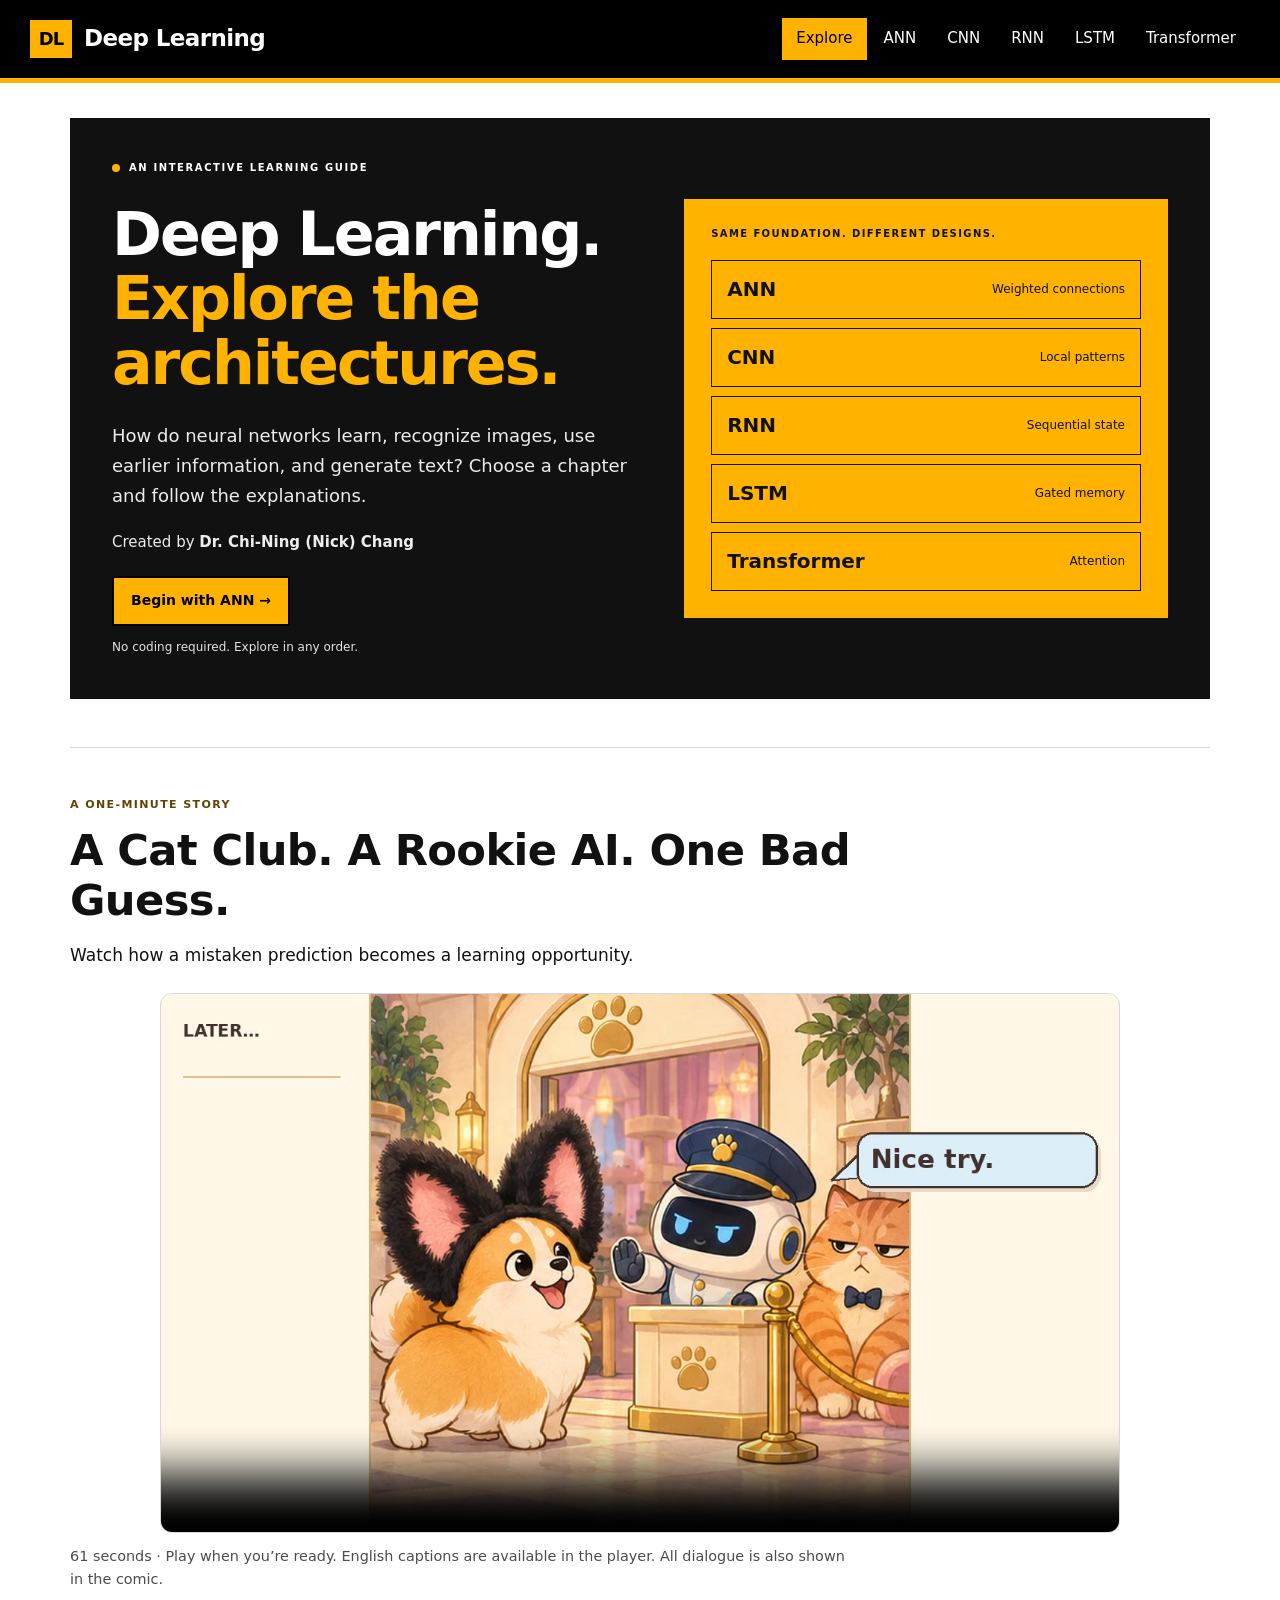
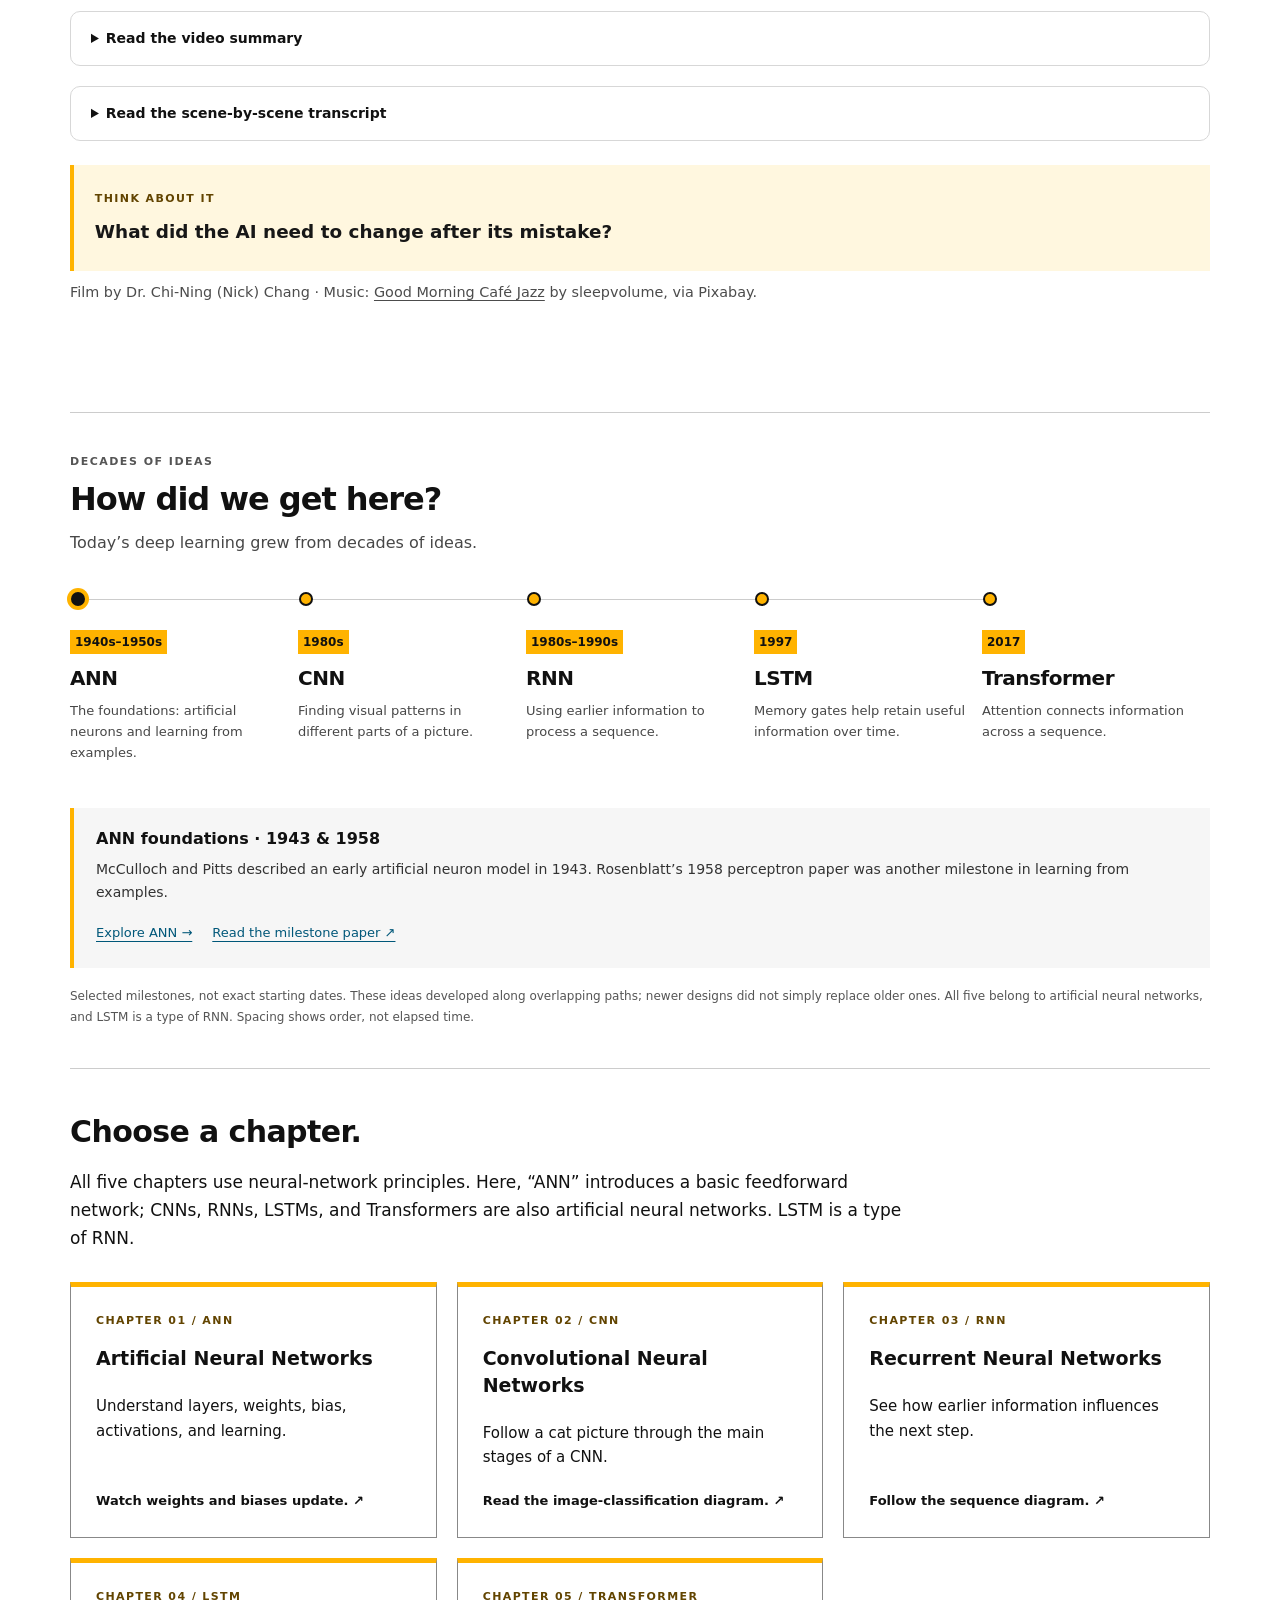
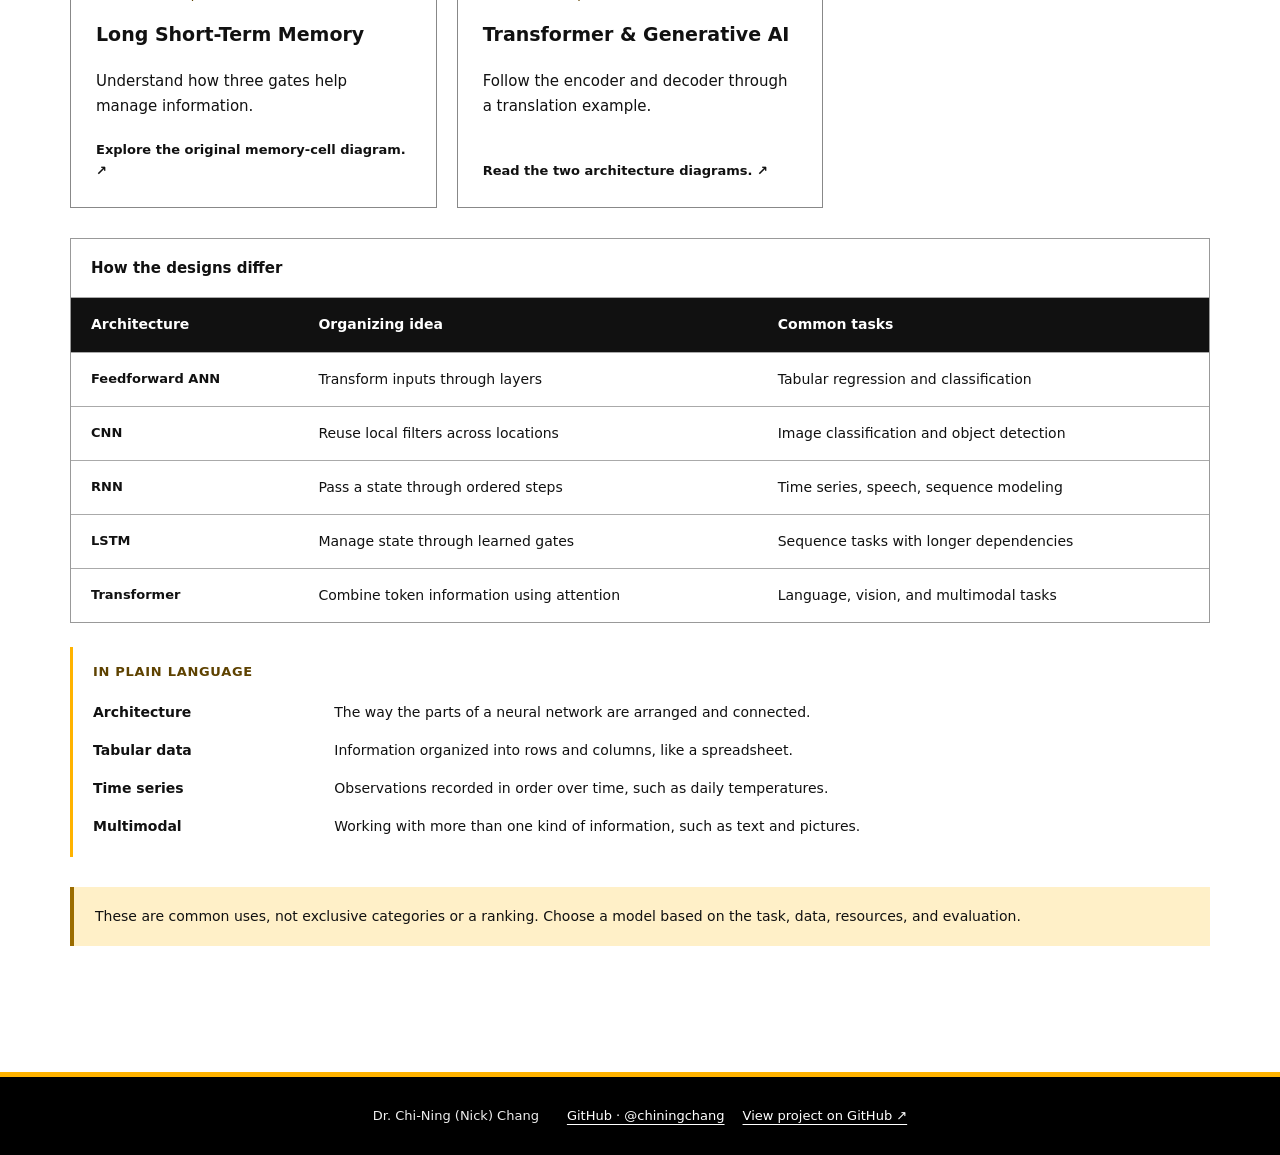
<file: index.html>
<!DOCTYPE html>

<html lang="en"><head><meta charset="utf-8"/><meta content="width=device-width,initial-scale=1" name="viewport"/><title>Explore · Deep Learning</title><meta content="Interactive lessons on neural networks, image features, sequence models, memory gates, attention and generative AI." name="description"/><link href="style.css?v=20261019-cover" rel="stylesheet"/><link rel="stylesheet" href="history.css?v=20261019-connected"/><link rel="stylesheet" href="intro-video.css?v=20261019-single-divider"/></head><body><header><a class="brand" href="index.html"><span class="mark">DL</span> Deep Learning</a><nav aria-label="Architecture chapters" class="architecture-nav"><a aria-current="page" class="active" href="index.html">Explore</a><a href="ann.html">ANN</a><a href="cnn.html">CNN</a><a href="rnn.html">RNN</a><a href="lstm.html">LSTM</a><a href="transformer.html">Transformer</a></nav></header><main><section class="chapter introduction"><div class="hero"><div><div class="pill"><span class="dot"></span> AN INTERACTIVE LEARNING GUIDE</div><h1>Deep Learning.<br/><em>Explore the<br/>architectures.</em></h1><p class="subtitle muted">How do neural networks learn, recognize images, use earlier information, and generate text? Choose a chapter and follow the explanations.</p><p class="hero-credit">Created by <strong>Dr. Chi-Ning (Nick) Chang</strong></p><div class="actions"><a class="btn" href="ann.html">Begin with ANN →</a><span class="minitext">No coding required. Explore in any order.</span></div></div><div class="overview-visual"><div class="overview-label">SAME FOUNDATION. DIFFERENT DESIGNS.</div><div class="architecture-stack"><a href="ann.html">ANN <small>Weighted connections</small></a><a href="cnn.html">CNN <small>Local patterns</small></a><a href="rnn.html">RNN <small>Sequential state</small></a><a href="lstm.html">LSTM <small>Gated memory</small></a><a href="transformer.html">Transformer <small>Attention</small></a></div></div></div><section class="film-intro" id="cat-club" aria-labelledby="cat-club-title">
<span class="eyebrow">A one-minute story</span>
<h2 id="cat-club-title">A Cat Club. A Rookie AI. One Bad Guess.</h2>
<p>Watch how a mistaken prediction becomes a learning opportunity.</p>
<video class="film-player" controls playsinline preload="none" poster="assets/cat-club-poster.jpg" aria-label="Cat Club: a comic story about learning from a mistaken prediction" aria-describedby="cat-club-help">
<source src="assets/cat-club.mp4" type="video/mp4"/>
<track kind="captions" src="assets/cat-club-en.vtt" srclang="en" label="English captions"/>
Your browser does not support this video. Read the summary and transcript below.
</video>
<p class="film-help" id="cat-club-help">61 seconds · Play when you’re ready. English captions are available in the player. All dialogue is also shown in the comic.</p>
<details id="cat-club-summary"><summary>Read the video summary</summary>
<p>A robot guards a cats-only club. It mistakes a dog wearing fake cat ears for a cat because it relies too heavily on one clue: pointy ears. After discovering the mistake, it reviews its prediction and adjusts its settings using more labeled examples. When the dog returns with even bigger fake ears, the robot is no longer fooled.</p>
<p>The story illustrates a learning cycle: make a prediction, compare it with the correct answer, work out what needs to change, and adjust.</p>
<p>This is a playful analogy. The bark reveals the mistake; the model is still classifying pictures. Real training uses numerical calculations and many labeled examples, and improvement is not guaranteed.</p>
</details>
<details id="cat-club-transcript"><summary>Read the scene-by-scene transcript</summary>
<p>There is no spoken dialogue. Speech bubbles show the characters’ words. Light café jazz and brief comic sound effects accompany the story.</p>
<ol>
<li><strong>At the door · 0:00–0:06.</strong> A dog wearing fake cat ears approaches a robot guarding a CATS ONLY club. The dog says, “Meow?”</li>
<li><strong>Forward pass · 0:06–0:13.</strong> The robot says, “Pointy ears. Definitely a cat!” An APPROVED stamp appears. The robot has made a prediction using the wrong clue too strongly.</li>
<li><strong>Compare · 0:13–0:21.</strong> The dog says, “WOOF!” The cat manager replies, “That… is a dog.” The robot says, “Oh.” The correct label exposes the mistaken prediction.</li>
<li><strong>Backpropagation · 0:21–0:33.</strong> The robot says, “I relied too much on the ears.” A diagram follows the correction signal backward through the connections to work out which settings contributed to the error. The settings have not been updated yet.</li>
<li><strong>Update · 0:33–0:44.</strong> The cat says, “More examples. Keep practicing.” The robot says, “Adjust. Try again.” Sliders labeled Ears, Other clues, and Bias change, illustrating adjustments guided by labeled examples.</li>
<li><strong>Later · 0:44–0:54.7.</strong> The dog returns with much bigger fake ears and says, “Meow?” The robot replies, “Nice try.” The dog tries, “…Meow?” The cat looks unimpressed. The camera moves toward the ellipsis beside the cat.</li>
<li><strong>The awkward pause · 0:54.7–1:01.</strong> The ellipsis stays alone for three seconds while the music continues. The closing credits appear: “by Dr. Chi-Ning (Nick) Chang” and “Music: Good Morning Café Jazz — sleepvolume; Source: Pixabay.” The music fades out, then the picture fades to black.</li>
</ol>
</details>
<aside class="film-reflection" aria-labelledby="cat-club-question"><span class="eyebrow">Think about it</span><p id="cat-club-question">What did the AI need to change after its mistake?</p></aside>
<p class="film-credit">Film by Dr. Chi-Ning (Nick) Chang · Music: <a href="https://pixabay.com/music/traditional-jazz-good-morning-caf%C3%A9-jazz-227888/" target="_blank" rel="noopener noreferrer">Good Morning Café Jazz</a> by sleepvolume, via Pixabay.</p>
</section>
<section id="learning-history" aria-labelledby="history-title">
<div class="history-eyebrow">Decades of ideas</div>
<h2 id="history-title">How did we get here?</h2>
<p class="history-intro">Today’s deep learning grew from decades of ideas.</p>
<ol class="history-timeline" aria-label="Selected neural network milestones">
<li><button class="history-milestone cursor-interaction" type="button" aria-pressed="true" aria-controls="history-detail" data-era="ann"><span class="history-marker" aria-hidden="true"></span><span class="history-era">1940s–1950s</span><span class="history-name">ANN</span><span class="history-caption">The foundations: artificial neurons and learning from examples.</span></button></li>
<li><button class="history-milestone cursor-interaction" type="button" aria-pressed="false" aria-controls="history-detail" data-era="cnn"><span class="history-marker" aria-hidden="true"></span><span class="history-era">1980s</span><span class="history-name">CNN</span><span class="history-caption">Finding visual patterns in different parts of a picture.</span></button></li>
<li><button class="history-milestone cursor-interaction" type="button" aria-pressed="false" aria-controls="history-detail" data-era="rnn"><span class="history-marker" aria-hidden="true"></span><span class="history-era">1980s–1990s</span><span class="history-name">RNN</span><span class="history-caption">Using earlier information to process a sequence.</span></button></li>
<li><button class="history-milestone cursor-interaction" type="button" aria-pressed="false" aria-controls="history-detail" data-era="lstm"><span class="history-marker" aria-hidden="true"></span><span class="history-era">1997</span><span class="history-name">LSTM</span><span class="history-caption">Memory gates help retain useful information over time.</span></button></li>
<li><button class="history-milestone cursor-interaction" type="button" aria-pressed="false" aria-controls="history-detail" data-era="transformer"><span class="history-marker" aria-hidden="true"></span><span class="history-era">2017</span><span class="history-name">Transformer</span><span class="history-caption">Attention connects information across a sequence.</span></button></li>
</ol>
<div class="history-detail" id="history-detail" aria-live="polite" aria-atomic="true">
<h3>ANN foundations · 1943 &amp; 1958</h3>
<p>McCulloch and Pitts described an early artificial neuron model in 1943. Rosenblatt’s 1958 perceptron paper was another milestone in learning from examples.</p>
<a href="ann.html">Explore ANN →</a><a href="https://doi.org/10.1007/BF02478259" target="_blank" rel="noopener noreferrer">Read the milestone paper ↗</a>
</div>
<p class="history-footnote">Selected milestones, not exact starting dates. These ideas developed along overlapping paths; newer designs did not simply replace older ones. All five belong to artificial neural networks, and LSTM is a type of RNN. Spacing shows order, not elapsed time.</p>
</section><div class="reading-block"><h2>Choose a chapter.</h2><p>All five chapters use neural-network principles. Here, “ANN” introduces a basic feedforward network; CNNs, RNNs, LSTMs, and Transformers are also artificial neural networks. LSTM is a type of RNN.</p></div><div class="chapter-grid"><a class="chapter-card" href="ann.html"><span class="eyebrow">CHAPTER 01 / ANN</span><h3>Artificial Neural Networks</h3><p>Understand layers, weights, bias, activations, and learning.</p><strong>Watch weights and biases update. ↗</strong></a><a class="chapter-card" href="cnn.html"><span class="eyebrow">CHAPTER 02 / CNN</span><h3>Convolutional Neural Networks</h3><p>Follow a cat picture through the main stages of a CNN.</p><strong>Read the image-classification diagram. ↗</strong></a><a class="chapter-card" href="rnn.html"><span class="eyebrow">CHAPTER 03 / RNN</span><h3>Recurrent Neural Networks</h3><p>See how earlier information influences the next step.</p><strong>Follow the sequence diagram. ↗</strong></a><a class="chapter-card" href="lstm.html"><span class="eyebrow">CHAPTER 04 / LSTM</span><h3>Long Short-Term Memory</h3><p>Understand how three gates help manage information.</p><strong>Explore the original memory-cell diagram. ↗</strong></a><a class="chapter-card" href="transformer.html"><span class="eyebrow">CHAPTER 05 / TRANSFORMER</span><h3>Transformer &amp; Generative AI</h3><p>Follow the encoder and decoder through a translation example.</p><strong>Read the two architecture diagrams. ↗</strong></a></div><div class="table-wrap"><table><caption>How the designs differ</caption><thead><tr><th>Architecture</th><th>Organizing idea</th><th>Common tasks</th></tr></thead><tbody><tr><th>Feedforward ANN</th><td>Transform inputs through layers</td><td>Tabular regression and classification</td></tr><tr><th>CNN</th><td>Reuse local filters across locations</td><td>Image classification and object detection</td></tr><tr><th>RNN</th><td>Pass a state through ordered steps</td><td>Time series, speech, sequence modeling</td></tr><tr><th>LSTM</th><td>Manage state through learned gates</td><td>Sequence tasks with longer dependencies</td></tr><tr><th>Transformer</th><td>Combine token information using attention</td><td>Language, vision, and multimodal tasks</td></tr></tbody></table></div><aside aria-label="In plain language" class="plain-language"><h3>In plain language</h3><dl><div><dt>Architecture</dt><dd>The way the parts of a neural network are arranged and connected.</dd></div><div><dt>Tabular data</dt><dd>Information organized into rows and columns, like a spreadsheet.</dd></div><div><dt>Time series</dt><dd>Observations recorded in order over time, such as daily temperatures.</dd></div><div><dt>Multimodal</dt><dd>Working with more than one kind of information, such as text and pictures.</dd></div></dl></aside><p class="callout">These are common uses, not exclusive categories or a ranking. Choose a model based on the task, data, resources, and evaluation.</p></section></main><footer><div class="footer-identity"><span>Dr. Chi-Ning (Nick) Chang</span></div><nav aria-label="GitHub links" class="footer-links"><a href="https://github.com/chiningchang" rel="noopener noreferrer" target="_blank">GitHub · @chiningchang</a><a href="https://github.com/chiningchang/Deep-Learning" rel="noopener noreferrer" target="_blank">View project on GitHub ↗</a></nav></footer><script src="history.js"></script></body></html>
</file>
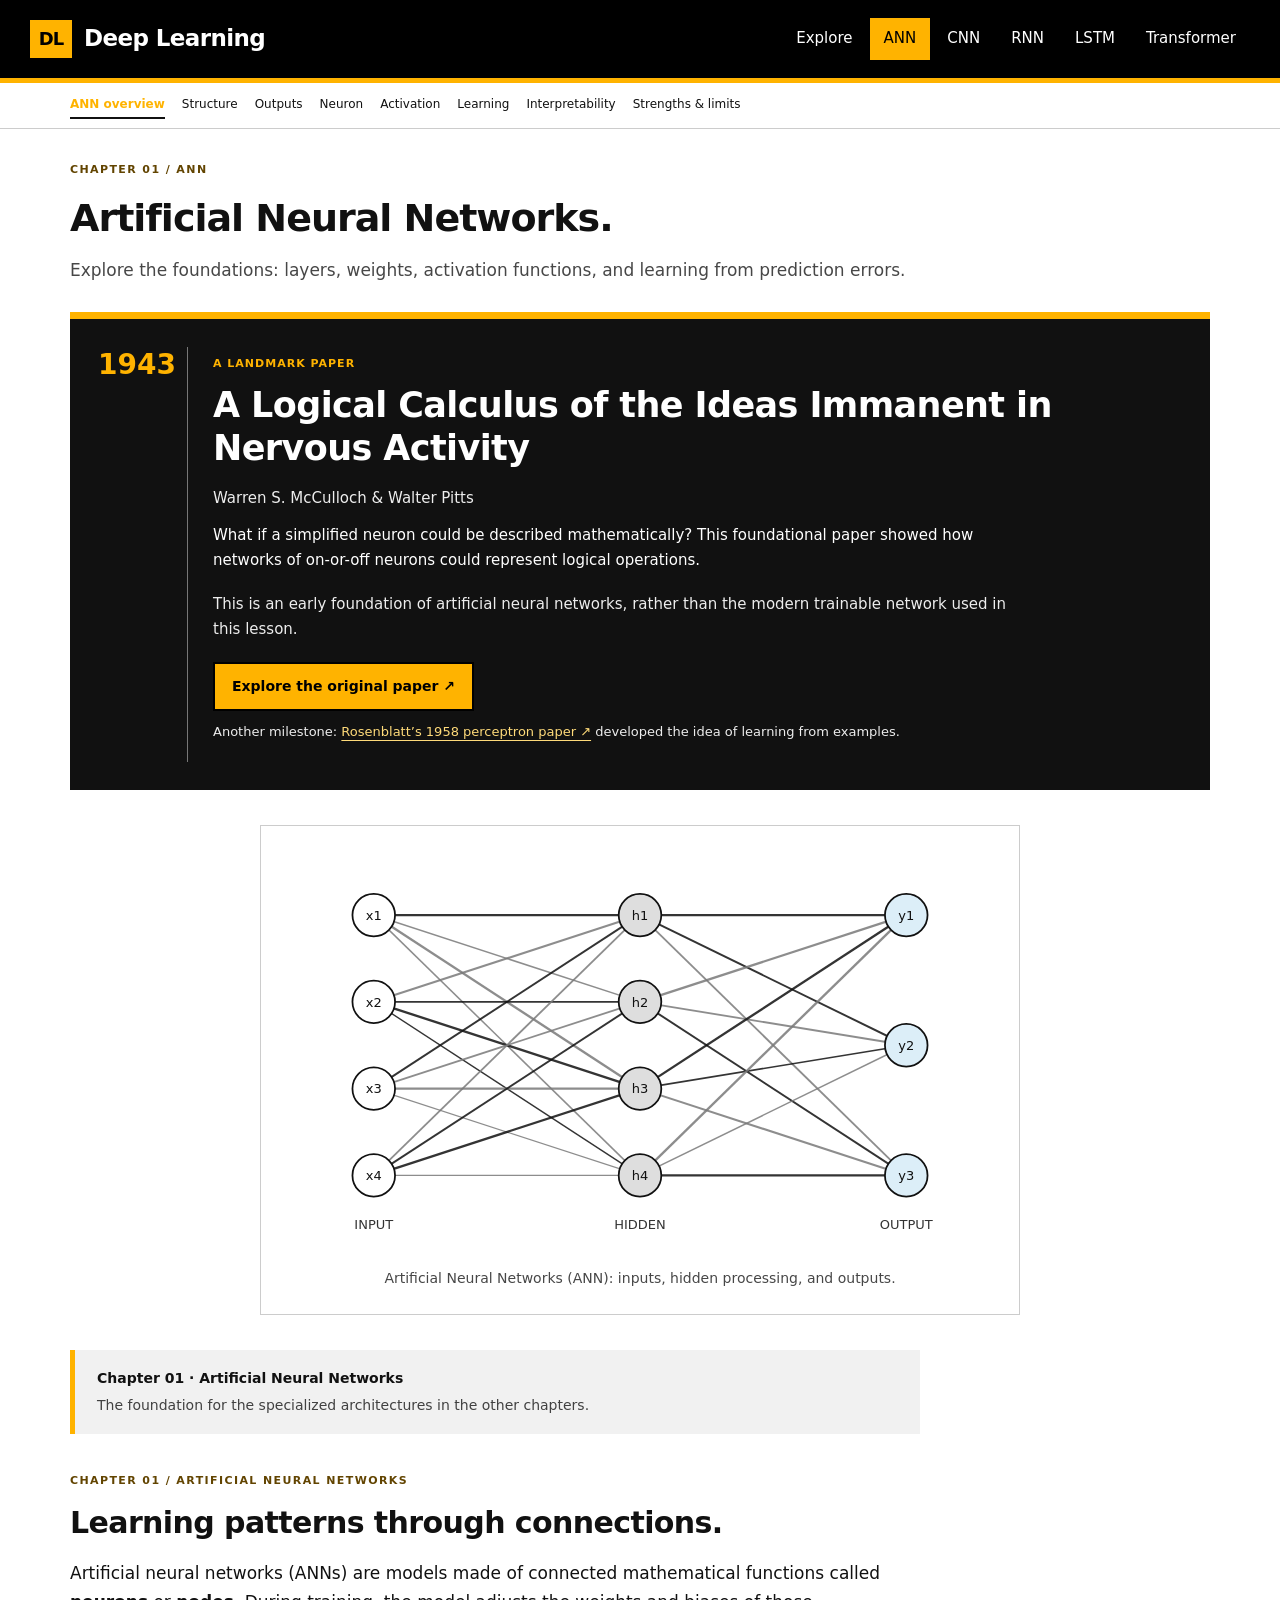
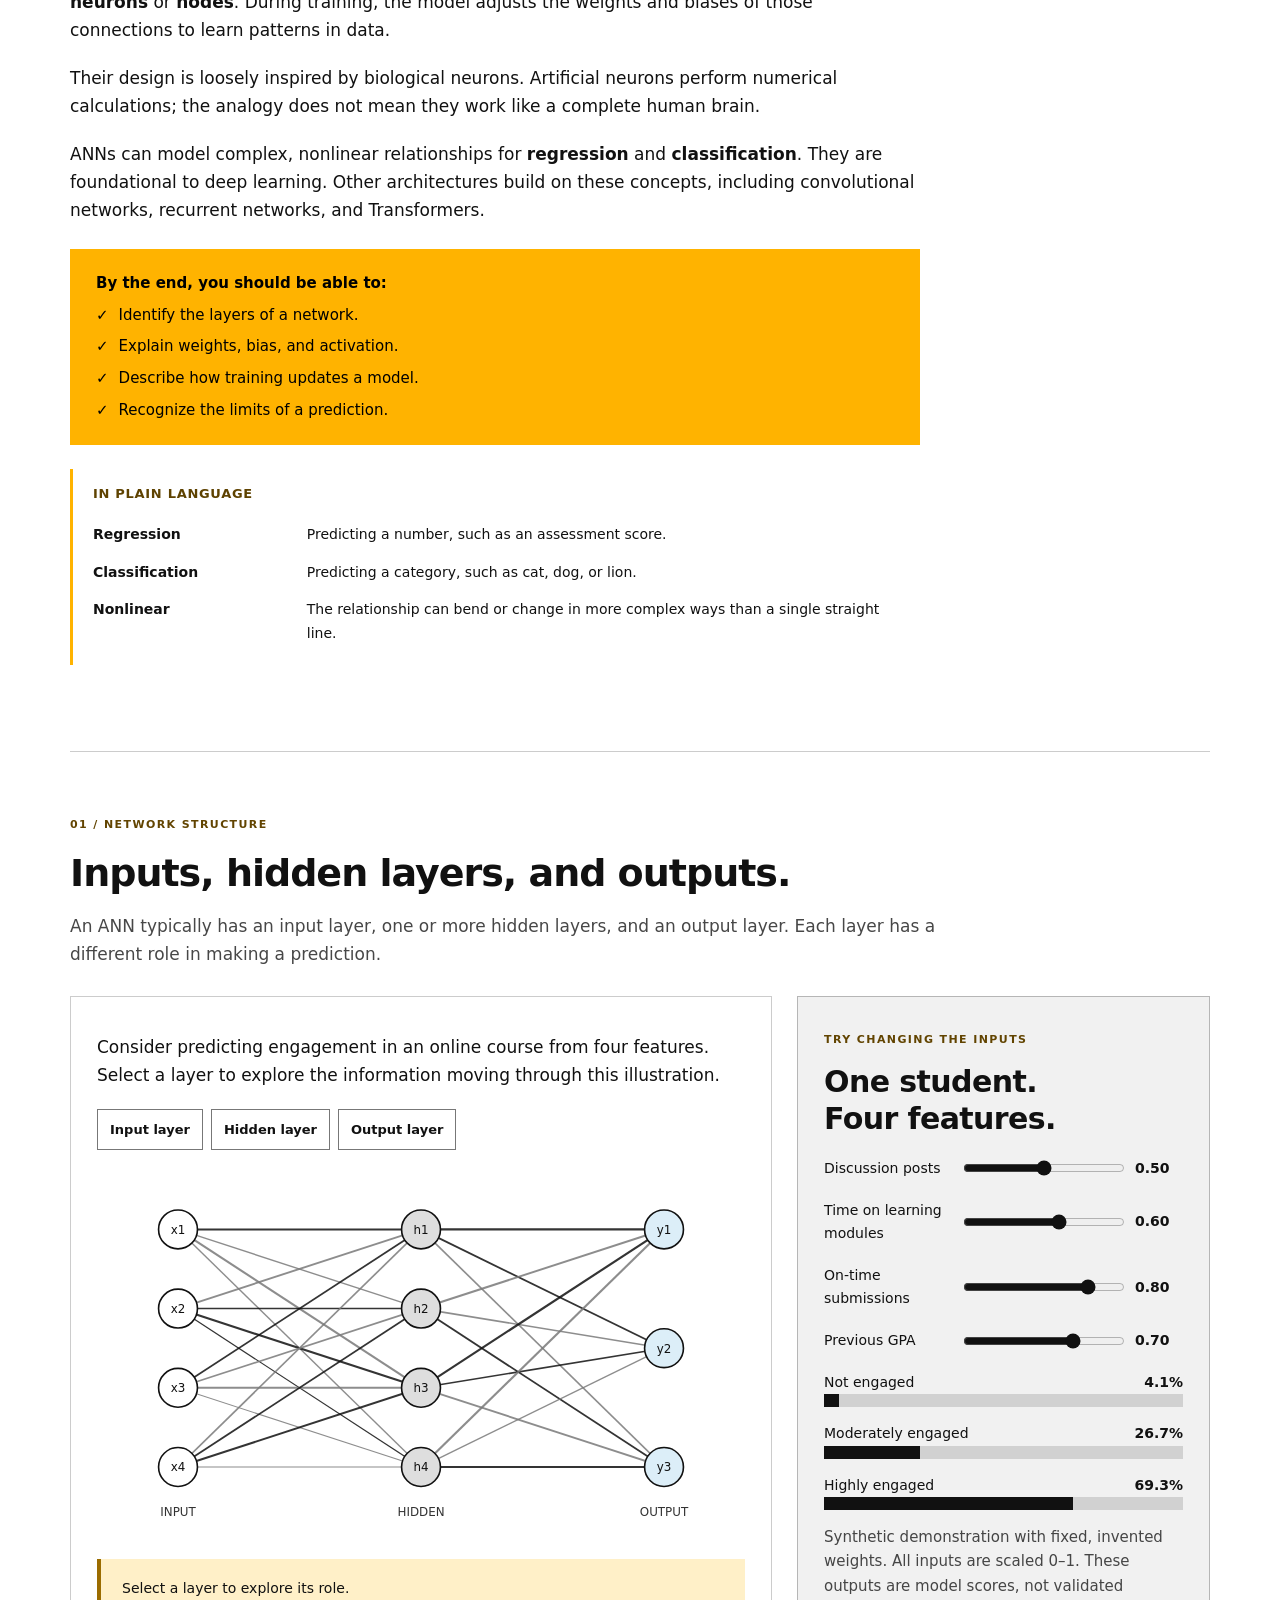
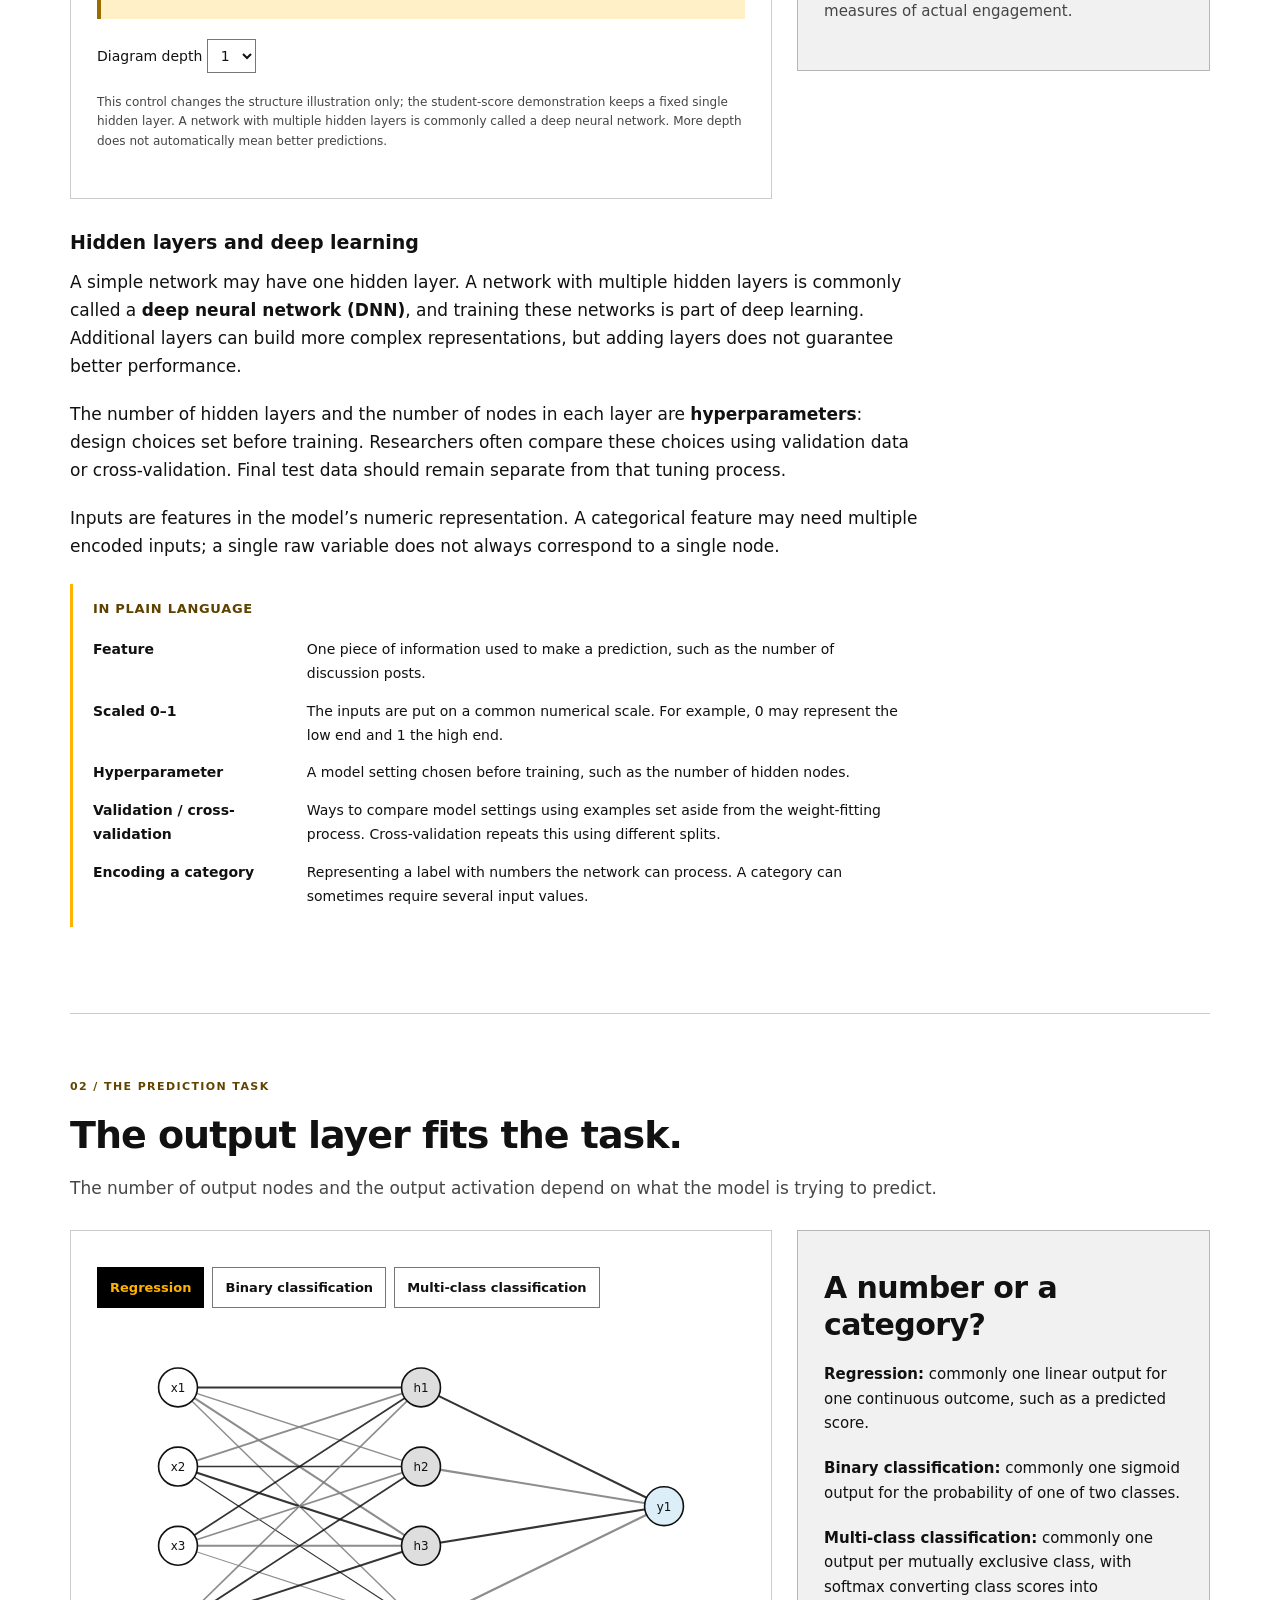
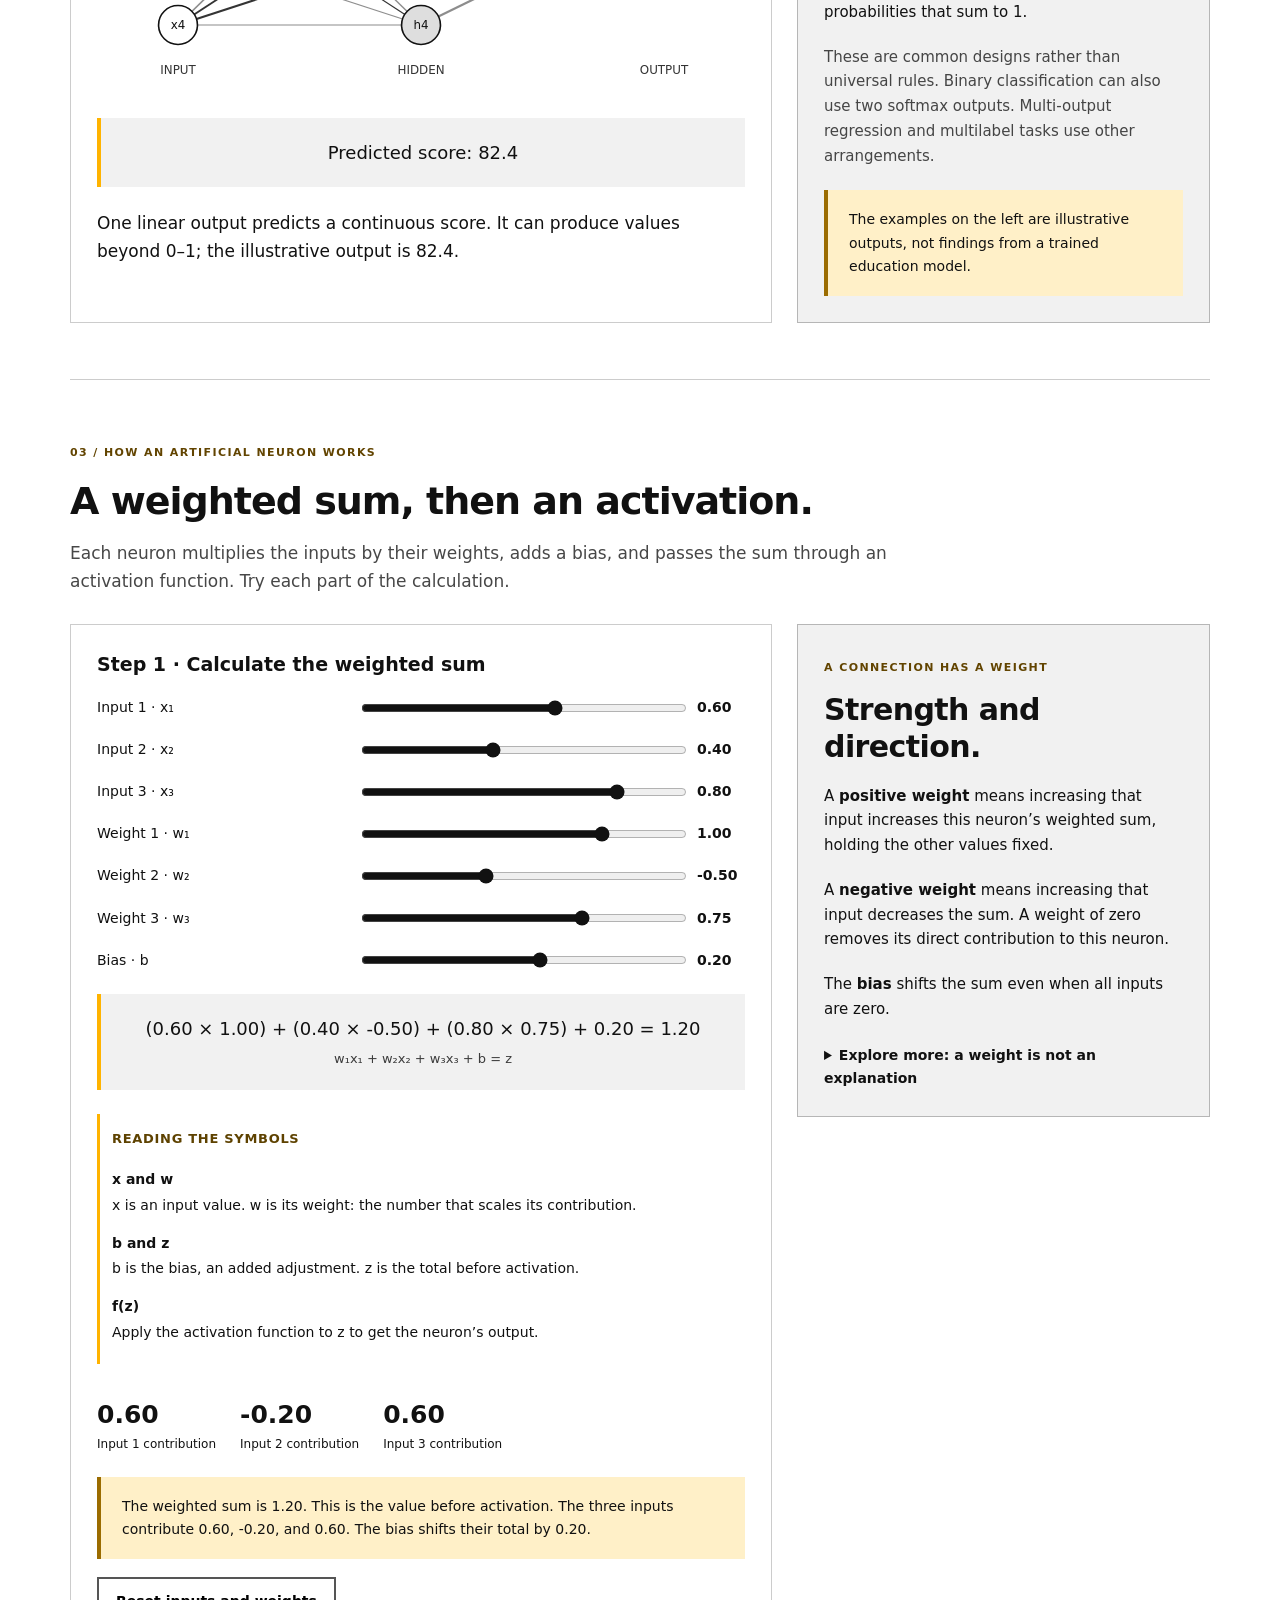
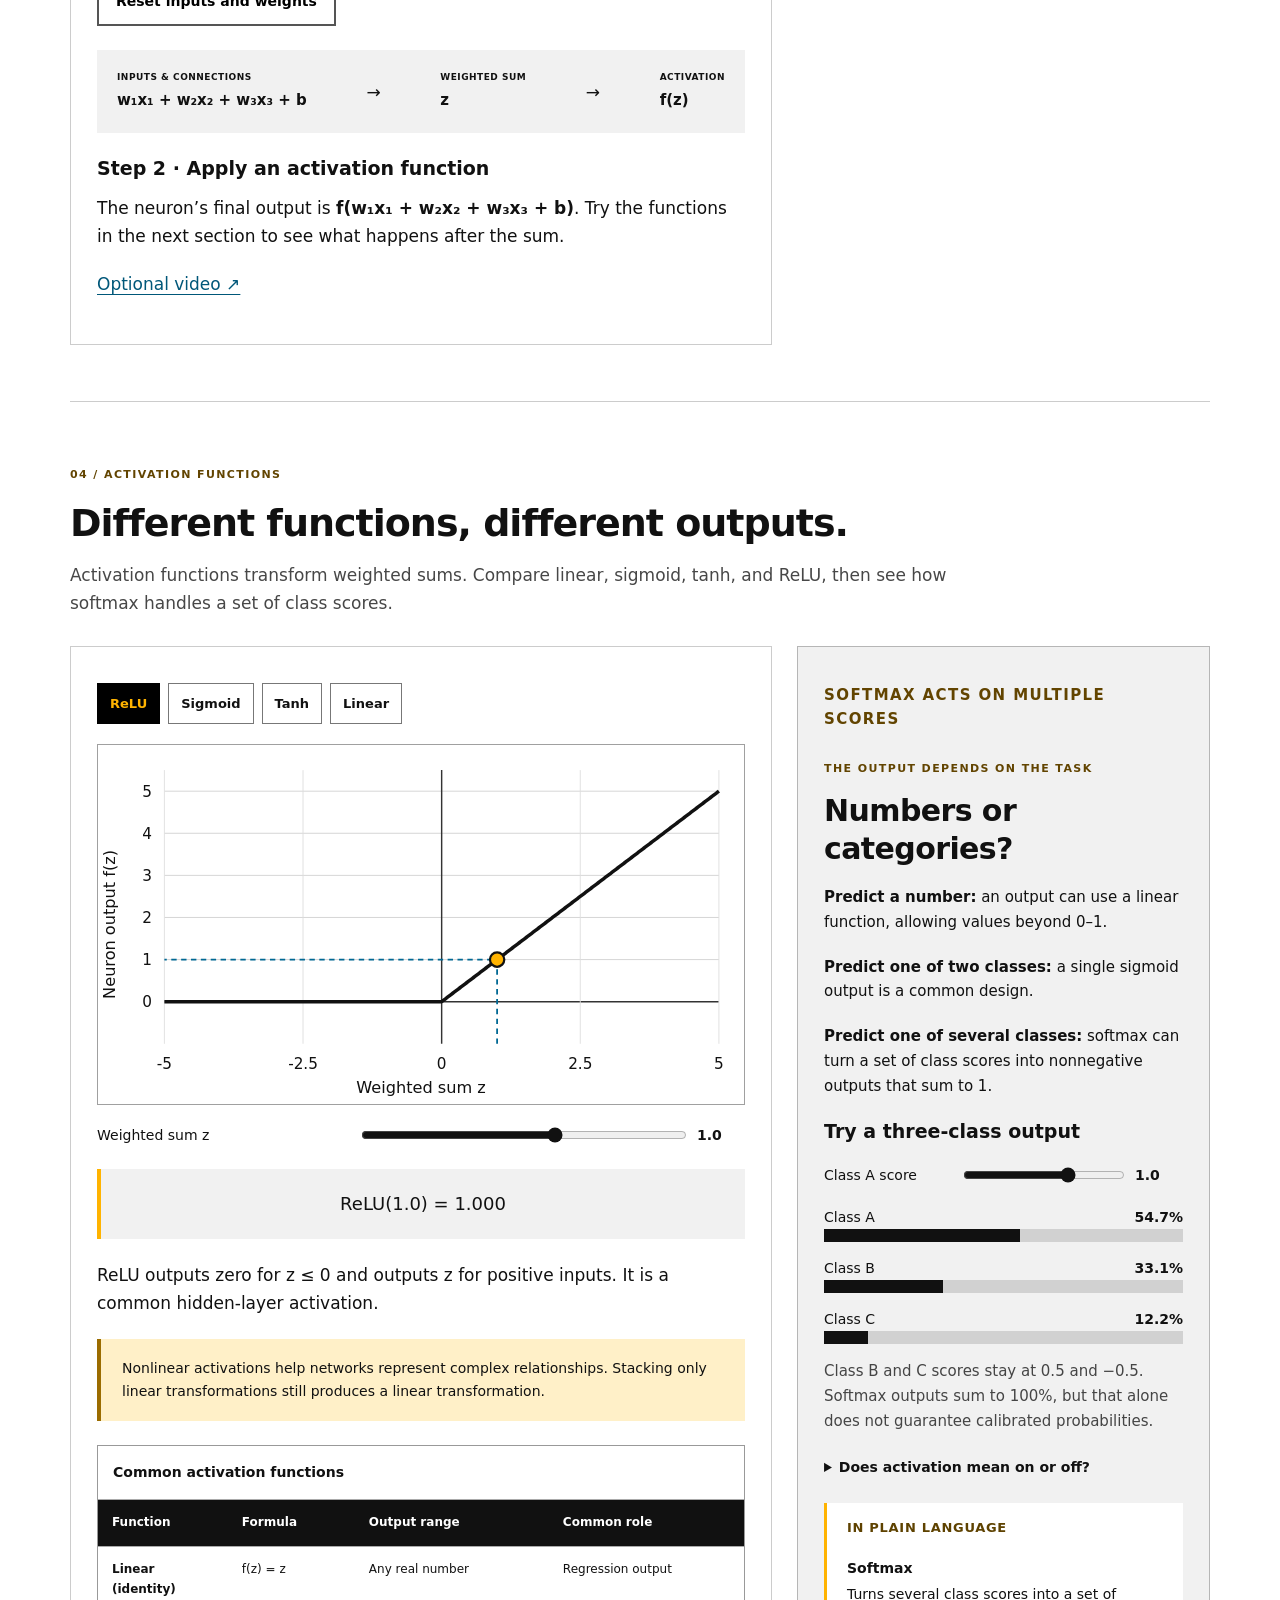
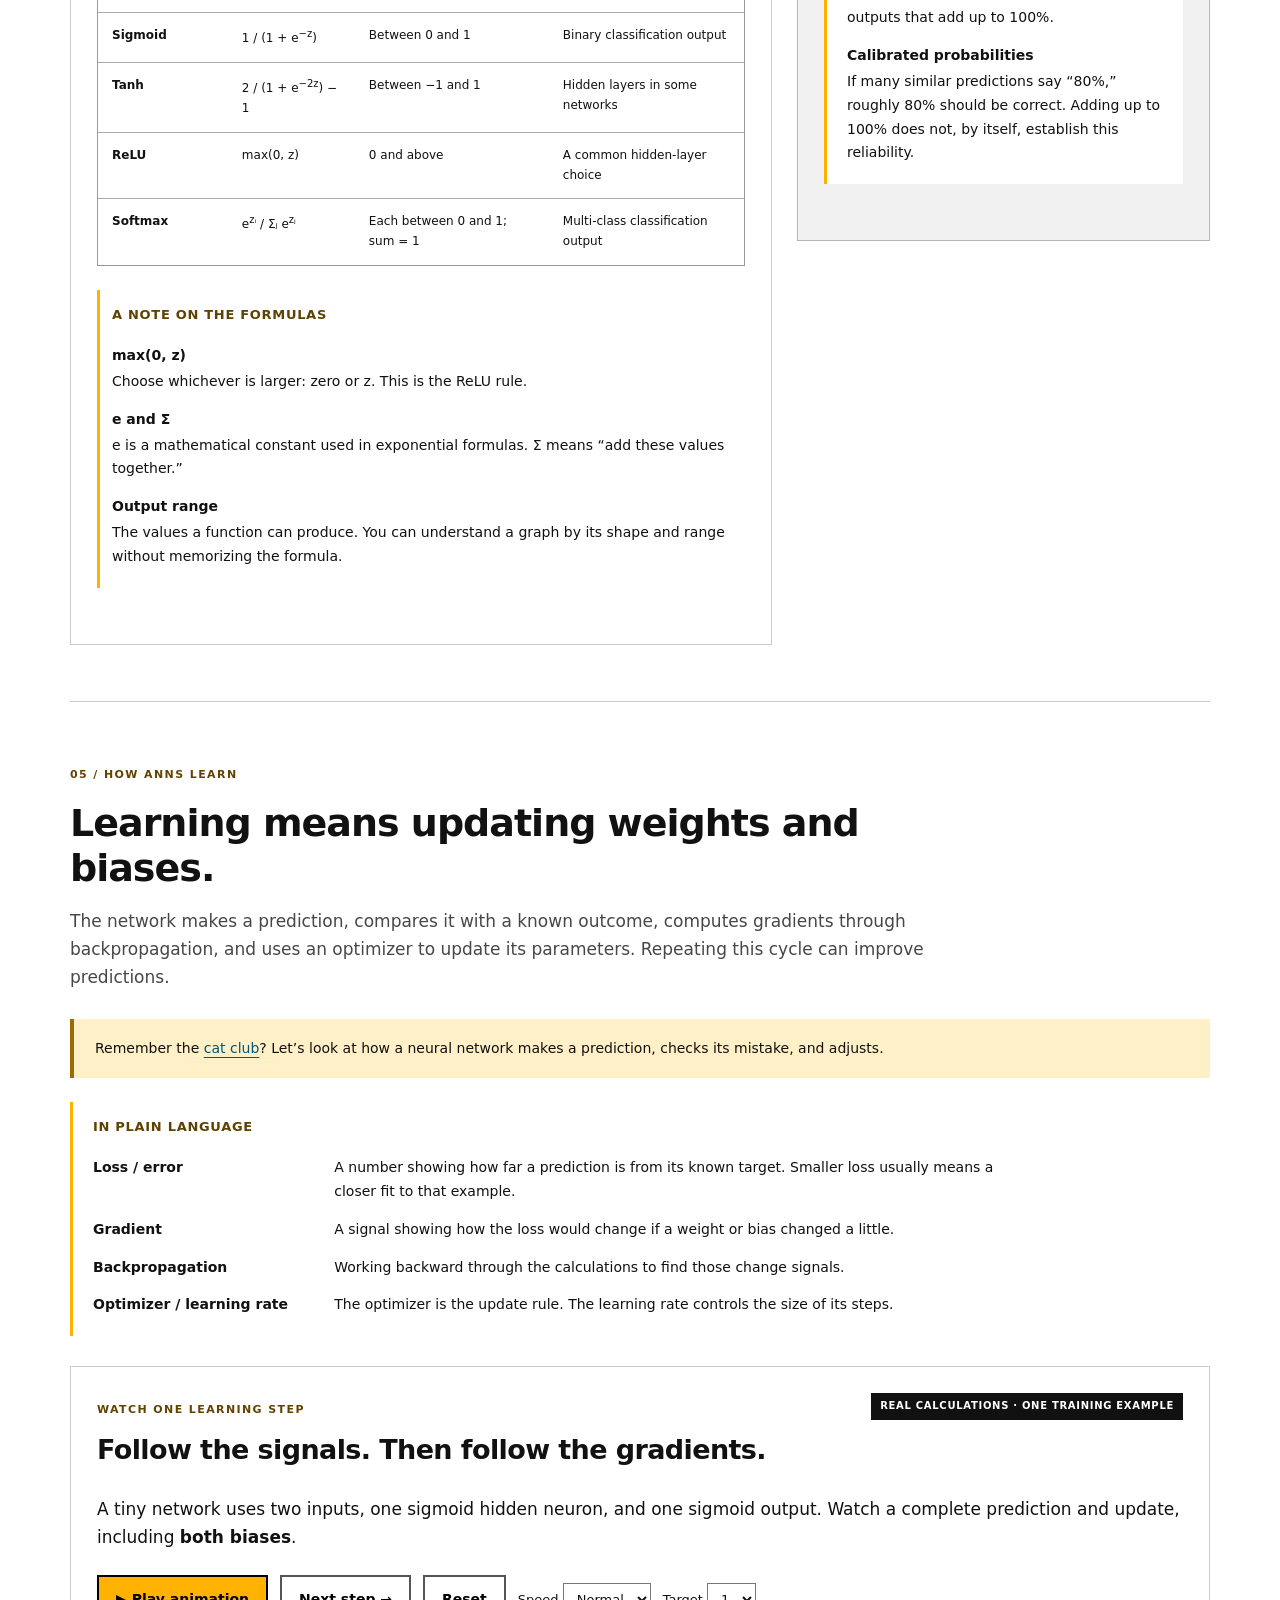
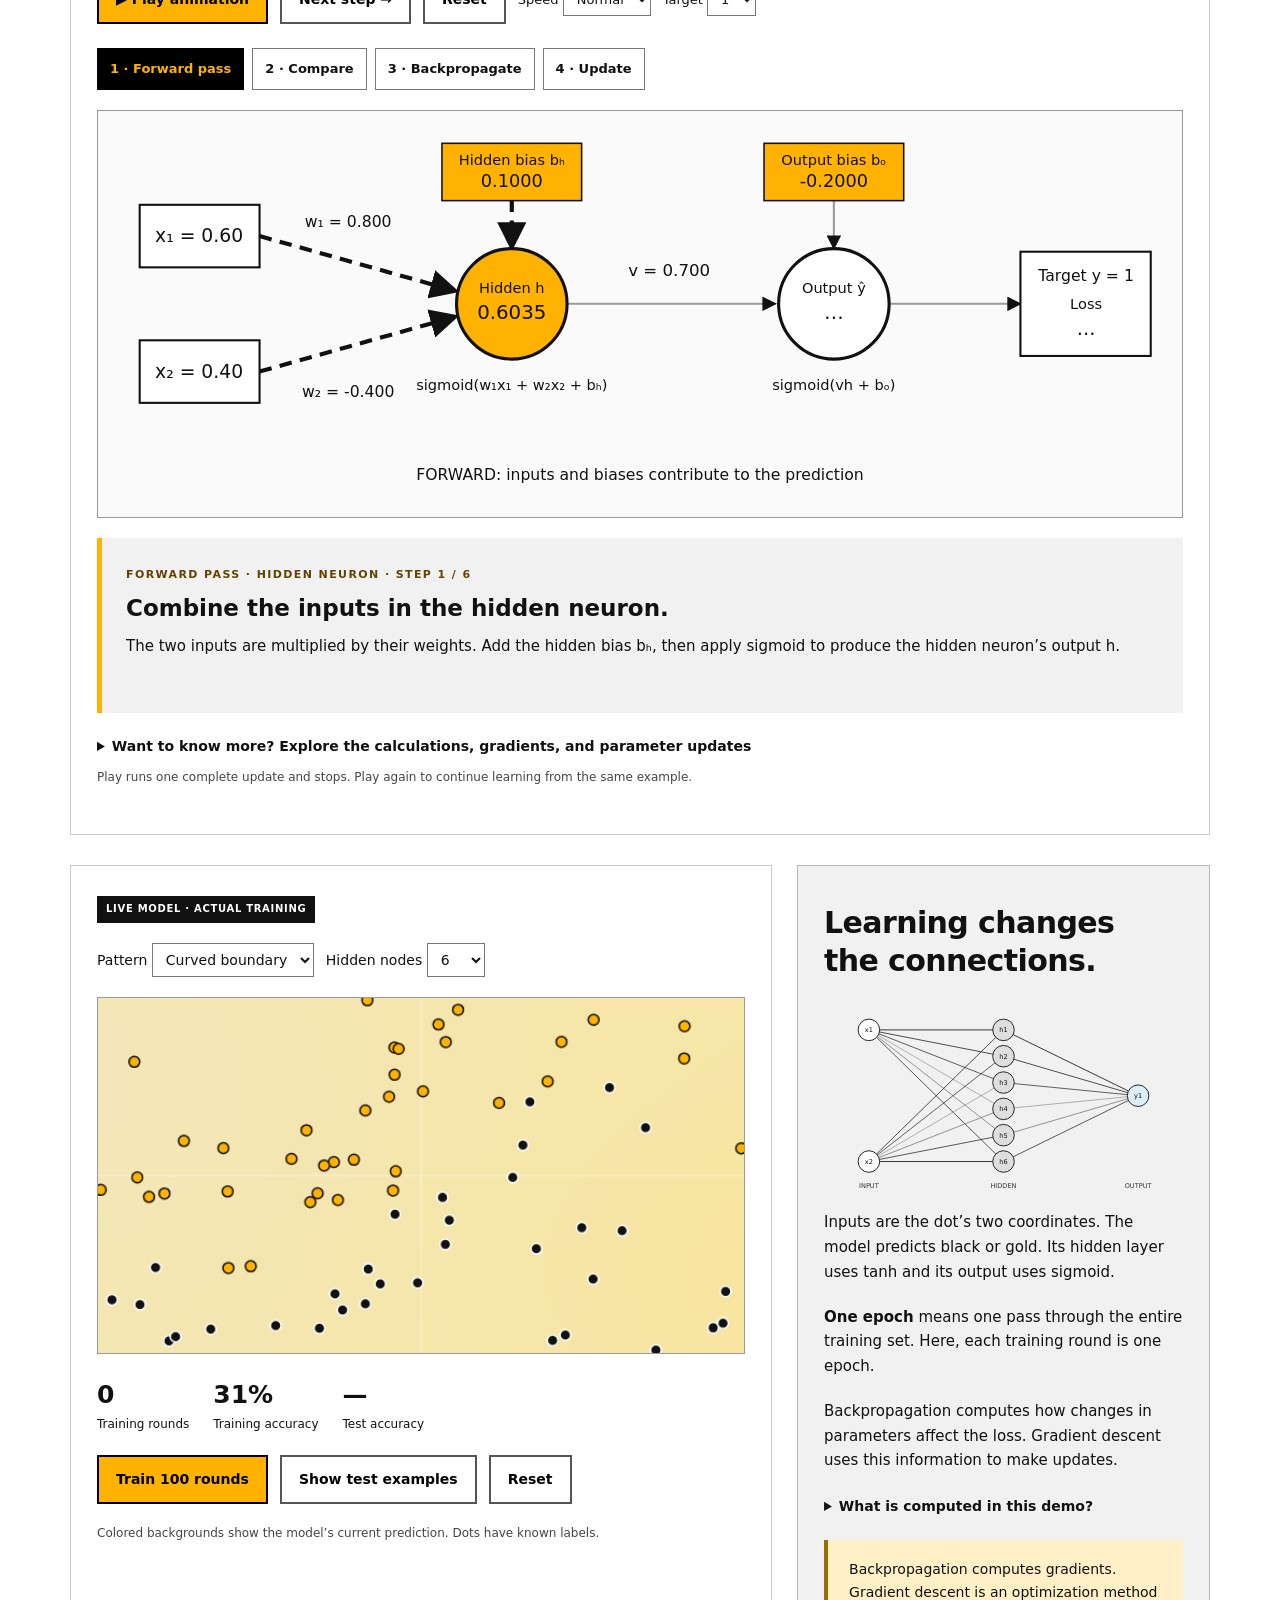
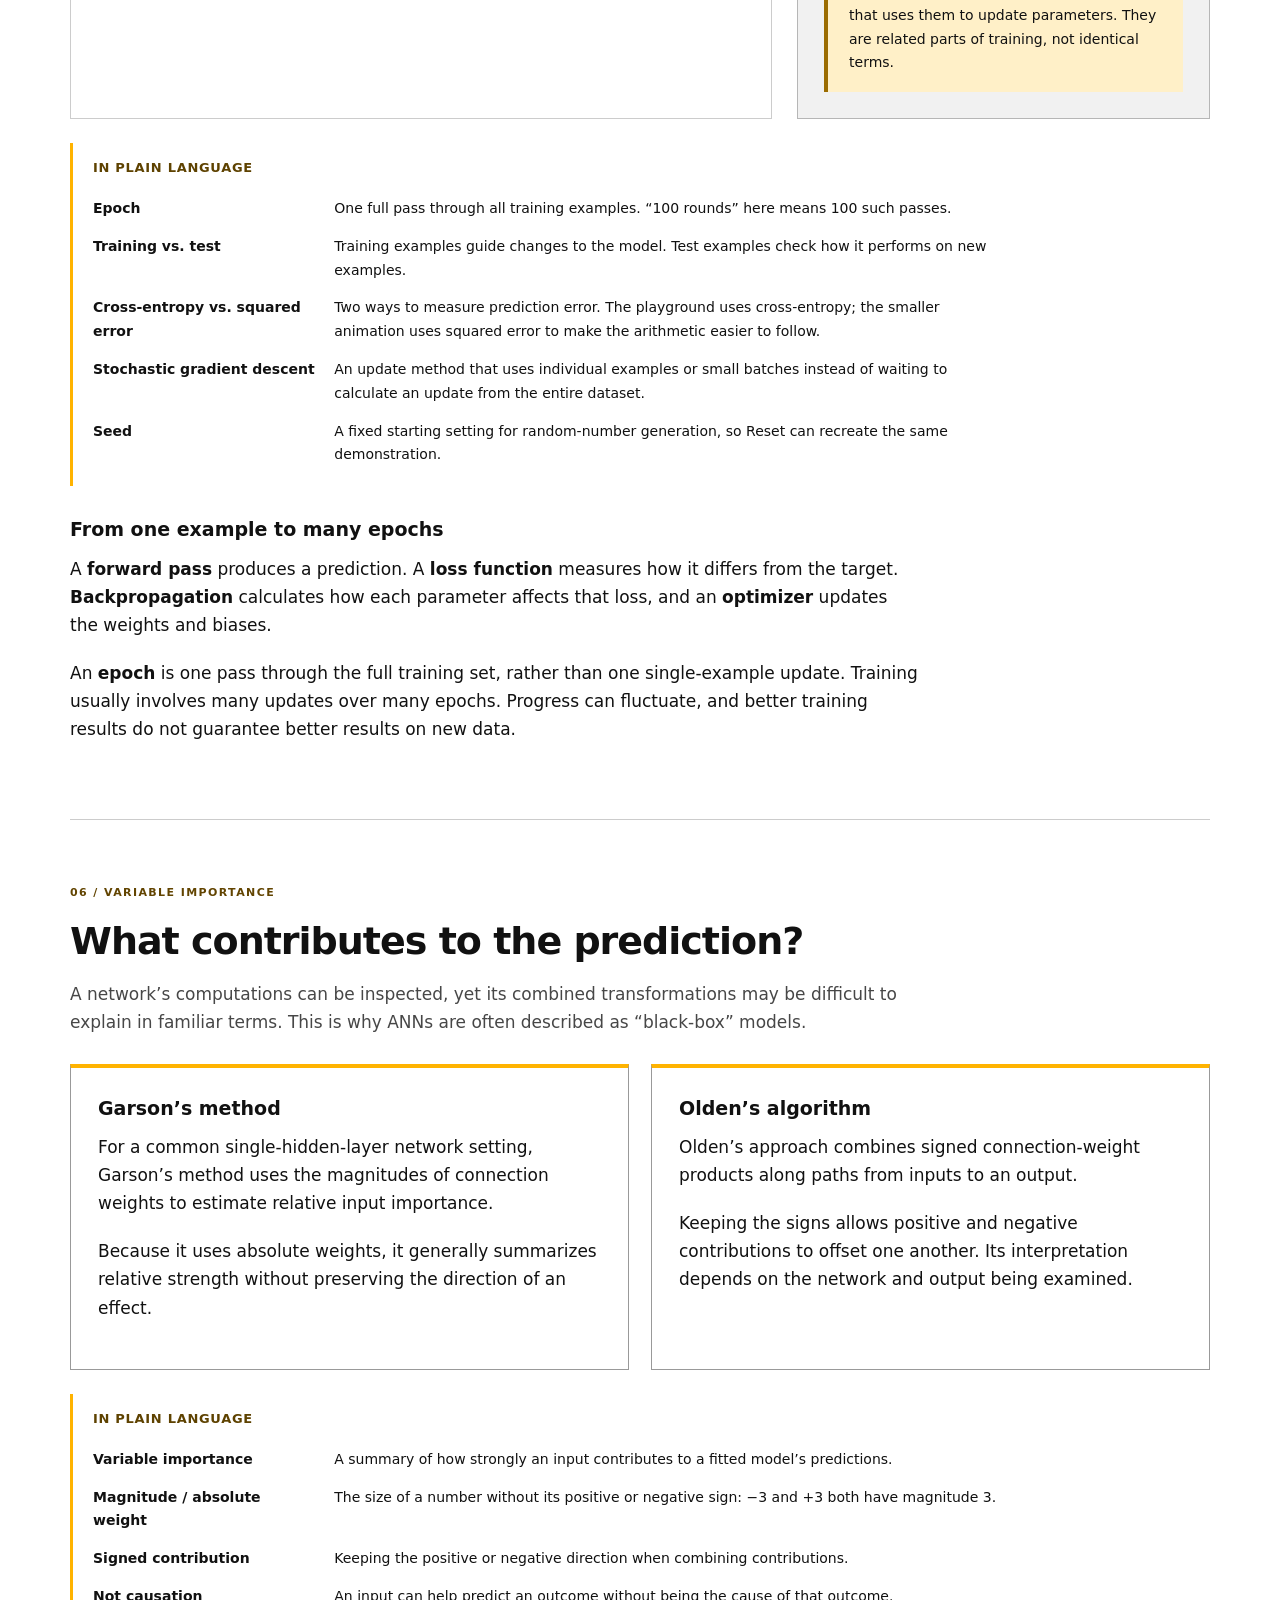
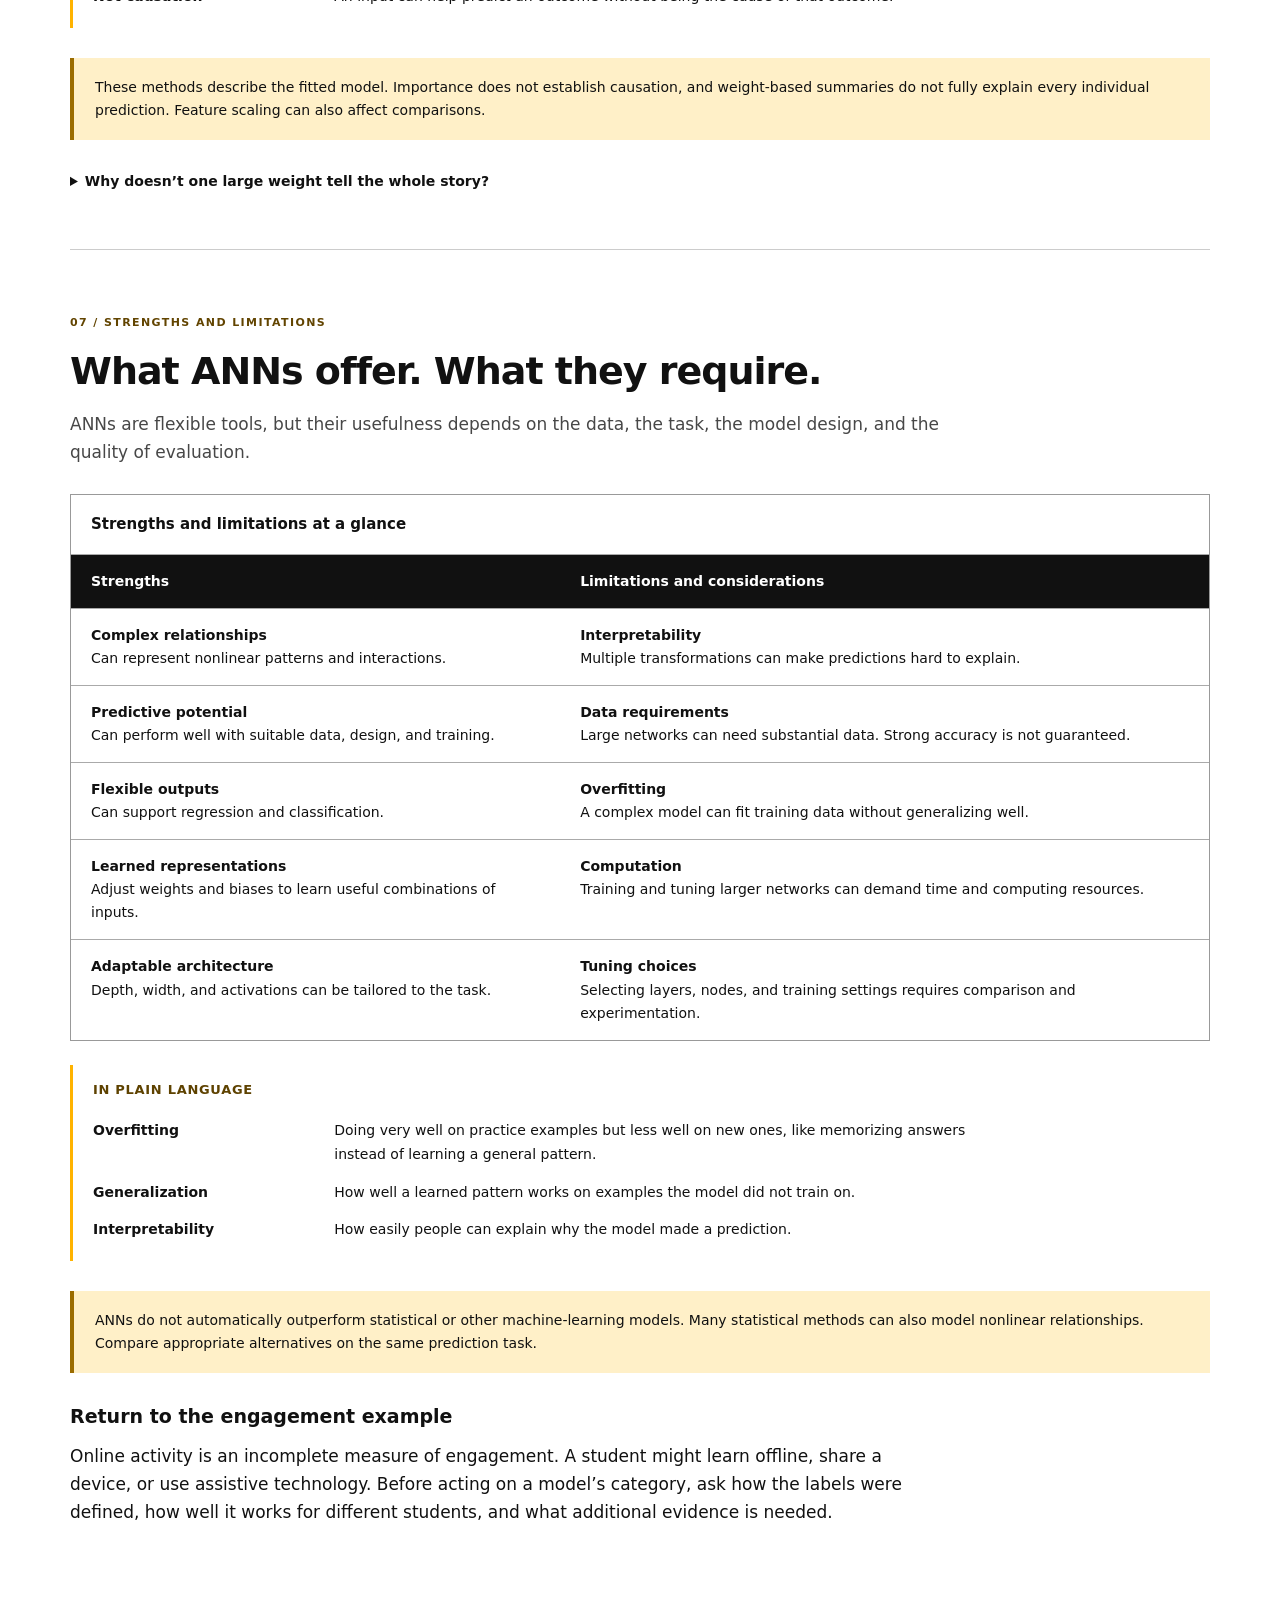
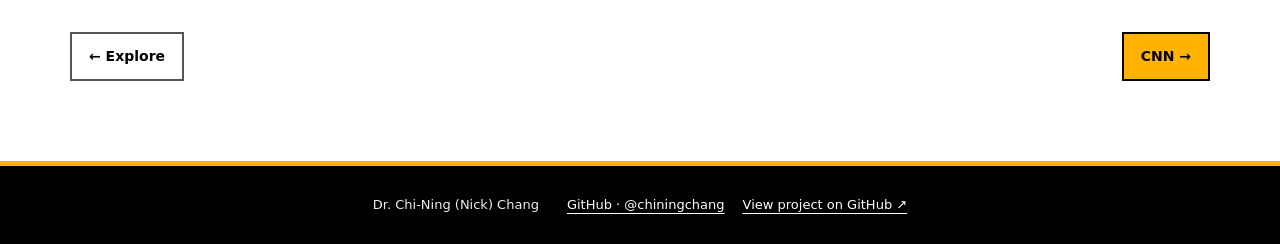
<file: ann.html>
<!DOCTYPE html>

<html lang="en"><head><meta charset="utf-8"/><meta content="width=device-width,initial-scale=1" name="viewport"/><title>Artificial Neural Networks · Deep Learning</title><meta content="Explore deep learning through interactive visual lessons. Begin with artificial neural networks, activations, and an animated explanation of backpropagation and parameter updates." name="description"/><link href="style.css?v=20261019-ann-intro" rel="stylesheet"/></head><body><header><a class="brand" href="index.html"><span class="mark">DL</span> Deep Learning</a><nav aria-label="Architecture chapters" class="architecture-nav"><a href="index.html">Explore</a><a aria-current="page" class="active" href="ann.html">ANN</a><a href="cnn.html">CNN</a><a href="rnn.html">RNN</a><a href="lstm.html">LSTM</a><a href="transformer.html">Transformer</a></nav></header><nav aria-label="On this chapter" class="section-nav"><a href="#overview">ANN overview</a><a href="#anatomy">Structure</a><a href="#outputs">Outputs</a><a href="#weights">Neuron</a><a href="#activation">Activation</a><a href="#learn">Learning</a><a href="#importance">Interpretability</a><a href="#strengths">Strengths &amp; limits</a></nav><main>
<section class="chapter introduction" id="overview"><div class="lesson-heading"><span class="eyebrow">Chapter 01 / ANN</span><h1>Artificial Neural Networks.</h1><p class="muted">Explore the foundations: layers, weights, activation functions, and learning from prediction errors.</p></div><aside class="paper-spotlight" id="ann-paper" aria-labelledby="ann-paper-title"><div class="paper-year">1943</div><div><span class="paper-label">A landmark paper</span><h2 id="ann-paper-title">A Logical Calculus of the Ideas Immanent in Nervous Activity</h2><p class="paper-authors">Warren S. McCulloch &amp; Walter Pitts</p><p>What if a simplified neuron could be described mathematically? This foundational paper showed how networks of on-or-off neurons could represent logical operations.</p><p class="paper-context">This is an early foundation of artificial neural networks, rather than the modern trainable network used in this lesson.</p><a class="btn" href="https://doi.org/10.1007/BF02478259" target="_blank" rel="noopener noreferrer">Explore the original paper ↗</a><p class="paper-secondary">Another milestone: <a href="https://doi.org/10.1037/h0042519" target="_blank" rel="noopener noreferrer">Rosenblatt’s 1958 perceptron paper ↗</a> developed the idea of learning from examples.</p></div></aside><figure class="ann-overview-figure"><svg aria-label="An illustrated network with input, hidden and output layers" class="diagram" id="hero-network" role="img" viewBox="0 0 600 340"></svg><figcaption>Artificial Neural Networks (ANN): inputs, hidden processing, and outputs.</figcaption></figure><div class="overview-text"><div class="roadmap"><strong>Chapter 01 · Artificial Neural Networks</strong><span>The foundation for the specialized architectures in the other chapters.</span></div><span class="eyebrow">Chapter 01 / Artificial Neural Networks</span><h2>Learning patterns through connections.</h2><p>Artificial neural networks (ANNs) are models made of connected mathematical functions called <strong>neurons</strong> or <strong>nodes</strong>. During training, the model adjusts the weights and biases of those connections to learn patterns in data.</p><p>Their design is loosely inspired by biological neurons. Artificial neurons perform numerical calculations; the analogy does not mean they work like a complete human brain.</p><p>ANNs can model complex, nonlinear relationships for <strong>regression</strong> and <strong>classification</strong>. They are foundational to deep learning. Other architectures build on these concepts, including convolutional networks, recurrent networks, and Transformers.</p><div class="learning-goals"><strong>By the end, you should be able to:</strong><span>Identify the layers of a network.</span><span>Explain weights, bias, and activation.</span><span>Describe how training updates a model.</span><span>Recognize the limits of a prediction.</span></div><aside aria-label="In plain language" class="plain-language"><h3>In plain language</h3><dl><div><dt>Regression</dt><dd>Predicting a number, such as an assessment score.</dd></div><div><dt>Classification</dt><dd>Predicting a category, such as cat, dog, or lion.</dd></div><div><dt>Nonlinear</dt><dd>The relationship can bend or change in more complex ways than a single straight line.</dd></div></dl></aside></div></section>
<section class="chapter" id="anatomy"><div class="lesson-heading"><span class="eyebrow">01 / Network structure</span><h1>Inputs, hidden layers, and outputs.</h1><p class="muted">An ANN typically has an input layer, one or more hidden layers, and an output layer. Each layer has a different role in making a prediction.</p></div><div class="workspace"><div class="lab"><p>Consider predicting engagement in an online course from four features. Select a layer to explore the information moving through this illustration.</p><div class="network-choice"><button data-layer="input">Input layer</button><button data-layer="hidden">Hidden layer</button><button data-layer="output">Output layer</button></div><svg aria-label="Four input features, hidden nodes, and three engagement-category outputs" class="diagram" id="anatomy-network" role="img" viewbox="0 0 600 340"></svg><div aria-live="polite" class="callout" id="layer-description">Select a layer to explore its role.</div><div class="controls"><label>Diagram depth <select id="depth"><option value="1">1</option><option value="2">2</option><option value="3">3</option></select></label></div><p class="minitext">This control changes the structure illustration only; the student-score demonstration keeps a fixed single hidden layer. A network with multiple hidden layers is commonly called a deep neural network. More depth does not automatically mean better predictions.</p></div><aside class="aside"><span class="eyebrow">Try changing the inputs</span><h2>One student.<br/>Four features.</h2><div id="student-controls"></div><div class="probs" id="student-probs"></div><p class="minitext">Synthetic demonstration with fixed, invented weights. All inputs are scaled 0–1. These outputs are model scores, not validated measures of actual engagement.</p></aside></div><div class="reading-block"><h3>Hidden layers and deep learning</h3><p>A simple network may have one hidden layer. A network with multiple hidden layers is commonly called a <strong>deep neural network (DNN)</strong>, and training these networks is part of deep learning. Additional layers can build more complex representations, but adding layers does not guarantee better performance.</p><p>The number of hidden layers and the number of nodes in each layer are <strong>hyperparameters</strong>: design choices set before training. Researchers often compare these choices using validation data or cross-validation. Final test data should remain separate from that tuning process.</p><p>Inputs are features in the model’s numeric representation. A categorical feature may need multiple encoded inputs; a single raw variable does not always correspond to a single node.</p><aside aria-label="In plain language" class="plain-language"><h3>In plain language</h3><dl><div><dt>Feature</dt><dd>One piece of information used to make a prediction, such as the number of discussion posts.</dd></div><div><dt>Scaled 0–1</dt><dd>The inputs are put on a common numerical scale. For example, 0 may represent the low end and 1 the high end.</dd></div><div><dt>Hyperparameter</dt><dd>A model setting chosen before training, such as the number of hidden nodes.</dd></div><div><dt>Validation / cross-validation</dt><dd>Ways to compare model settings using examples set aside from the weight-fitting process. Cross-validation repeats this using different splits.</dd></div><div><dt>Encoding a category</dt><dd>Representing a label with numbers the network can process. A category can sometimes require several input values.</dd></div></dl></aside></div></section><section class="chapter" id="outputs"><div class="lesson-heading"><span class="eyebrow">02 / The prediction task</span><h1>The output layer fits the task.</h1><p class="muted">The number of output nodes and the output activation depend on what the model is trying to predict.</p></div><div class="workspace"><div class="lab"><div class="tabs" id="task-tabs"><button aria-pressed="true" class="selected" data-task="regression">Regression</button><button aria-pressed="false" data-task="binary">Binary classification</button><button aria-pressed="false" data-task="multiclass">Multi-class classification</button></div><svg aria-label="Network output structure for the selected prediction task" class="diagram" id="output-network" role="img" viewbox="0 0 600 340"></svg><div aria-live="polite" class="equation" id="task-result"></div><p id="task-description"></p></div><aside class="aside"><h2>A number or a category?</h2><p><strong>Regression:</strong> commonly one linear output for one continuous outcome, such as a predicted score.</p><p><strong>Binary classification:</strong> commonly one sigmoid output for the probability of one of two classes.</p><p><strong>Multi-class classification:</strong> commonly one output per mutually exclusive class, with softmax converting class scores into probabilities that sum to 1.</p><p class="minitext">These are common designs rather than universal rules. Binary classification can also use two softmax outputs. Multi-output regression and multilabel tasks use other arrangements.</p><div class="callout">The examples on the left are illustrative outputs, not findings from a trained education model.</div></aside></div></section>
<section class="chapter" id="weights"><div class="lesson-heading"><span class="eyebrow">03 / How an artificial neuron works</span><h1>A weighted sum, then an activation.</h1><p class="muted">Each neuron multiplies the inputs by their weights, adds a bias, and passes the sum through an activation function. Try each part of the calculation.</p></div><div class="workspace"><div class="lab"><h3>Step 1 · Calculate the weighted sum</h3><div id="neuron-controls"></div><div class="equation"><div id="sum-equation"></div><small>w₁x₁ + w₂x₂ + w₃x₃ + b = z</small></div><aside aria-label="Reading the symbols" class="plain-language"><h3>Reading the symbols</h3><dl><div><dt>x and w</dt><dd>x is an input value. w is its weight: the number that scales its contribution.</dd></div><div><dt>b and z</dt><dd>b is the bias, an added adjustment. z is the total before activation.</dd></div><div><dt>f(z)</dt><dd>Apply the activation function to z to get the neuron’s output.</dd></div></dl></aside><div class="metric"><div><strong id="weighted1"></strong>Input 1 contribution</div><div><strong id="weighted2"></strong>Input 2 contribution</div><div><strong id="weighted3"></strong>Input 3 contribution</div></div><div aria-live="polite" class="callout" id="neuron-observation"></div><button class="btn secondary" id="reset-neuron" style="margin-top:18px">Reset inputs and weights</button><div aria-label="A neuron combines weighted inputs and bias, then applies activation" class="neuron-flow"><div><small>INPUTS &amp; CONNECTIONS</small><strong>w₁x₁ + w₂x₂ + w₃x₃ + b</strong></div><span aria-hidden="true">→</span><div><small>WEIGHTED SUM</small><strong>z</strong></div><span aria-hidden="true">→</span><div><small>ACTIVATION</small><strong>f(z)</strong></div></div><h3 style="margin-top:22px">Step 2 · Apply an activation function</h3><p>The neuron’s final output is <strong>f(w₁x₁ + w₂x₂ + w₃x₃ + b)</strong>. Try the functions in the next section to see what happens after the sum.</p><p><a class="text-link" href="https://www.youtube.com/watch?v=HJIjKrOpveE" rel="noopener noreferrer" target="_blank">Optional video ↗</a></p></div><aside class="aside"><span class="eyebrow">A connection has a weight</span><h2>Strength and direction.</h2><p>A <strong>positive weight</strong> means increasing that input increases this neuron’s weighted sum, holding the other values fixed.</p><p>A <strong>negative weight</strong> means increasing that input decreases the sum. A weight of zero removes its direct contribution to this neuron.</p><p>The <strong>bias</strong> shifts the sum even when all inputs are zero.</p><details><summary>Explore more: a weight is not an explanation</summary><p>A single connection describes a local calculation. Its weight alone does not explain the feature’s total effect across a multilayer network.</p></details></aside></div></section>
<section class="chapter" id="activation"><div class="lesson-heading"><span class="eyebrow">04 / Activation functions</span><h1>Different functions, different outputs.</h1><p class="muted">Activation functions transform weighted sums. Compare linear, sigmoid, tanh, and ReLU, then see how softmax handles a set of class scores.</p></div><div class="workspace"><div class="lab"><div class="tabs" id="activation-tabs"><button class="selected" data-function="relu">ReLU</button><button data-function="sigmoid">Sigmoid</button><button data-function="tanh">Tanh</button><button data-function="linear">Linear</button></div><svg aria-label="Activation function plot" class="activation-plot" id="activation-plot" role="img" viewbox="0 0 720 400"></svg><div class="range-row"><label for="z">Weighted sum z</label><input id="z" max="5" min="-5" step=".1" type="range" value="1"/><output id="z-value"></output></div><div class="equation"><div aria-live="polite" id="activation-value"></div></div><p id="activation-description"></p><div class="callout">Nonlinear activations help networks represent complex relationships. Stacking only linear transformations still produces a linear transformation.</div><div class="table-wrap"><table><caption>Common activation functions</caption><thead><tr><th scope="col">Function</th><th scope="col">Formula</th><th scope="col">Output range</th><th scope="col">Common role</th></tr></thead><tbody><tr><th scope="row">Linear (identity)</th><td>f(z) = z</td><td>Any real number</td><td>Regression output</td></tr><tr><th scope="row">Sigmoid</th><td>1 / (1 + e<sup>−z</sup>)</td><td>Between 0 and 1</td><td>Binary classification output</td></tr><tr><th scope="row">Tanh</th><td>2 / (1 + e<sup>−2z</sup>) − 1</td><td>Between −1 and 1</td><td>Hidden layers in some networks</td></tr><tr><th scope="row">ReLU</th><td>max(0, z)</td><td>0 and above</td><td>A common hidden-layer choice</td></tr><tr><th scope="row">Softmax</th><td>e<sup>zᵢ</sup> / Σⱼ e<sup>zⱼ</sup></td><td>Each between 0 and 1; sum = 1</td><td>Multi-class classification output</td></tr></tbody></table></div><aside aria-label="A note on the formulas" class="plain-language"><h3>A note on the formulas</h3><dl><div><dt>max(0, z)</dt><dd>Choose whichever is larger: zero or z. This is the ReLU rule.</dd></div><div><dt>e and Σ</dt><dd>e is a mathematical constant used in exponential formulas. Σ means “add these values together.”</dd></div><div><dt>Output range</dt><dd>The values a function can produce. You can understand a graph by its shape and range without memorizing the formula.</dd></div></dl></aside></div><aside class="aside"><p class="eyebrow">Softmax acts on multiple scores</p><span class="eyebrow">The output depends on the task</span><h2>Numbers or categories?</h2><p><strong>Predict a number:</strong> an output can use a linear function, allowing values beyond 0–1.</p><p><strong>Predict one of two classes:</strong> a single sigmoid output is a common design.</p><p><strong>Predict one of several classes:</strong> softmax can turn a set of class scores into nonnegative outputs that sum to 1.</p><h3>Try a three-class output</h3><div class="range-row"><label for="classscore">Class A score</label><input id="classscore" max="3" min="-3" step=".1" type="range" value="1"/><output id="score-value"></output></div><div class="probs" id="softmax-probs"></div><p class="minitext">Class B and C scores stay at 0.5 and −0.5. Softmax outputs sum to 100%, but that alone does not guarantee calibrated probabilities.</p><details><summary>Does activation mean on or off?</summary><p>Not always. Sigmoid and tanh have smooth outputs. ReLU outputs zero for nonpositive inputs and passes positive inputs through. The function controls a numerical transformation, not a conscious decision.</p></details><aside aria-label="In plain language" class="plain-language"><h3>In plain language</h3><dl><div><dt>Softmax</dt><dd>Turns several class scores into a set of outputs that add up to 100%.</dd></div><div><dt>Calibrated probabilities</dt><dd>If many similar predictions say “80%,” roughly 80% should be correct. Adding up to 100% does not, by itself, establish this reliability.</dd></div></dl></aside></aside></div></section>
<section class="chapter" id="learn"><div class="lesson-heading"><span class="eyebrow">05 / How ANNs learn</span><h1>Learning means updating weights and biases.</h1><p class="muted">The network makes a prediction, compares it with a known outcome, computes gradients through backpropagation, and uses an optimizer to update its parameters. Repeating this cycle can improve predictions.</p></div><p class="callout">Remember the <a href="index.html#cat-club">cat club</a>? Let’s look at how a neural network makes a prediction, checks its mistake, and adjusts.</p><aside aria-label="In plain language" class="plain-language"><h3>In plain language</h3><dl><div><dt>Loss / error</dt><dd>A number showing how far a prediction is from its known target. Smaller loss usually means a closer fit to that example.</dd></div><div><dt>Gradient</dt><dd>A signal showing how the loss would change if a weight or bias changed a little.</dd></div><div><dt>Backpropagation</dt><dd>Working backward through the calculations to find those change signals.</dd></div><div><dt>Optimizer / learning rate</dt><dd>The optimizer is the update rule. The learning rate controls the size of its steps.</dd></div></dl></aside><div class="lab cycle-lab" style="margin-bottom:22px"><div class="cycle-heading"><div><span class="eyebrow">Watch one learning step</span><h2>Follow the signals. Then follow the gradients.</h2></div><span class="badge">REAL CALCULATIONS · ONE TRAINING EXAMPLE</span></div><p>A tiny network uses two inputs, one sigmoid hidden neuron, and one sigmoid output. Watch a complete prediction and update, including <strong>both biases</strong>.</p><div class="animation-controls"><button class="btn" id="cycle-play">▶ Play animation</button><button class="btn secondary" id="cycle-next">Next step →</button><button class="btn secondary" id="cycle-reset">Reset</button><label for="cycle-speed">Speed <select id="cycle-speed"><option value="2600">Slow</option><option selected="" value="1600">Normal</option><option value="850">Fast</option></select></label><label for="cycle-target">Target <select id="cycle-target"><option selected="" value="1">1</option><option value="0">0</option></select></label></div><div class="tabs cycle-tabs" id="cycle-tabs"><button aria-pressed="true" class="selected" data-cycle="0">1 · Forward pass</button><button aria-pressed="false" data-cycle="2">2 · Compare</button><button aria-pressed="false" data-cycle="3">3 · Backpropagate</button><button aria-pressed="false" data-cycle="5">4 · Update</button></div><div class="animation-scroll"><svg aria-label="Animated training cycle with two inputs, a hidden neuron, an output, and separate hidden and output biases" id="learning-animation" role="img" viewbox="0 0 1040 390"></svg></div><div aria-atomic="true" aria-live="polite" class="stage-narration"><span class="eyebrow" id="cycle-stage"></span><h3 id="cycle-title"></h3><p id="cycle-description"></p></div><details id="learning-step-details"><summary>Want to know more? Explore the calculations, gradients, and parameter updates</summary><div class="animation-explanation"><div><h3>What is happening numerically?</h3><div class="math-steps" id="cycle-math"></div><p class="minitext">This animation uses squared-error loss, L = ½(ŷ − y)², to keep the derivative visible. The separate classification playground below uses binary cross-entropy.</p></div><div class="bias-explainer"><span class="eyebrow">Look for the gold bias nodes</span><h3>How does a bias change?</h3><p>A bias is added directly to its neuron’s weighted sum. Its derivative at that addition is 1, so its gradient is the neuron’s error signal.</p><p><strong>new bias = old bias − learning rate × bias gradient</strong></p><p>The hidden bias gets its own gradient through the output connection. It does not simply copy the output bias’s update.</p></div></div><aside aria-label="Reading the animation’s math" class="plain-language"><h3>Reading the animation’s math</h3><dl><div><dt>y and ŷ</dt><dd>y is the known target. ŷ (“y-hat”) is the model’s prediction.</dd></div><div><dt>L and ∂L/∂b</dt><dd>L means loss. ∂L/∂b asks: how sensitive is the loss to a small change in this bias?</dd></div><div><dt>δ (“delta”)</dt><dd>The local change signal at a neuron, used to work out its weight and bias gradients.</dd></div><div><dt>Negative gradient</dt><dd>Subtracting a negative value increases a parameter. The direction of an update depends on the gradient’s sign.</dd></div></dl></aside><div class="table-wrap"><table><caption>Parameters in this learning step <span class="minitext">· learning rate η = 0.50</span></caption><thead><tr><th scope="col">Parameter</th><th scope="col">Before</th><th scope="col">Gradient</th><th scope="col">After update</th></tr></thead><tbody id="parameter-rows"></tbody></table></div><p aria-live="polite" class="callout" id="cycle-result"></p><p class="minitext">Inputs remain x₁ = 0.60 and x₂ = 0.40.</p></details><p class="minitext">Play runs one complete update and stops. Play again to continue learning from the same example.</p></div><div class="workspace"><div class="lab"><span class="badge">LIVE MODEL · ACTUAL TRAINING</span><div class="controls"><label>Pattern <select id="pattern"><option value="curve">Curved boundary</option><option value="xor">Opposite corners</option></select></label><label>Hidden nodes <select id="nodes"><option>2</option><option selected="">6</option><option>12</option></select></label></div><canvas aria-label="Labeled training dots and changing model prediction regions" height="330" id="learning-canvas" role="img" width="600"></canvas><div aria-live="polite" class="metric"><div><strong id="epochs">0</strong>Training rounds</div><div><strong id="trainacc">—</strong>Training accuracy</div><div><strong id="testacc">—</strong>Test accuracy</div></div><div class="actions"><button class="btn" id="train">Train 100 rounds</button><button class="btn secondary" id="test">Show test examples</button><button class="btn secondary" id="resetlearn">Reset</button></div><p aria-live="polite" class="footnote" id="training-note">Background colors show predictions. Dot colors show known labels.</p></div><aside class="aside"><h2>Learning changes<br/>the connections.</h2><svg aria-label="The training network with two inputs, a hidden layer, and one output" class="diagram" id="mini-network" role="img" viewbox="0 0 600 340"></svg><p>Inputs are the dot’s two coordinates. The model predicts black or gold. Its hidden layer uses tanh and its output uses sigmoid.</p><p><strong>One epoch</strong> means one pass through the entire training set. Here, each training round is one epoch.</p><p>Backpropagation computes how changes in parameters affect the loss. Gradient descent uses this information to make updates.</p><details><summary>What is computed in this demo?</summary><p>A two-input, one-hidden-layer network learns from 70 synthetic examples using binary cross-entropy loss and stochastic gradient descent. The 90 test examples do not update the weights. Reset uses the same seed so comparisons are reproducible.</p></details><div class="callout">Backpropagation computes gradients. Gradient descent is an optimization method that uses them to update parameters. They are related parts of training, not identical terms.</div></aside></div><aside aria-label="In plain language" class="plain-language"><h3>In plain language</h3><dl><div><dt>Epoch</dt><dd>One full pass through all training examples. “100 rounds” here means 100 such passes.</dd></div><div><dt>Training vs. test</dt><dd>Training examples guide changes to the model. Test examples check how it performs on new examples.</dd></div><div><dt>Cross-entropy vs. squared error</dt><dd>Two ways to measure prediction error. The playground uses cross-entropy; the smaller animation uses squared error to make the arithmetic easier to follow.</dd></div><div><dt>Stochastic gradient descent</dt><dd>An update method that uses individual examples or small batches instead of waiting to calculate an update from the entire dataset.</dd></div><div><dt>Seed</dt><dd>A fixed starting setting for random-number generation, so Reset can recreate the same demonstration.</dd></div></dl></aside><div class="reading-block"><h3>From one example to many epochs</h3><p>A <strong>forward pass</strong> produces a prediction. A <strong>loss function</strong> measures how it differs from the target. <strong>Backpropagation</strong> calculates how each parameter affects that loss, and an <strong>optimizer</strong> updates the weights and biases.</p><p>An <strong>epoch</strong> is one pass through the full training set, rather than one single-example update. Training usually involves many updates over many epochs. Progress can fluctuate, and better training results do not guarantee better results on new data.</p></div></section><section class="chapter" id="importance"><div class="lesson-heading"><span class="eyebrow">06 / Variable importance</span><h1>What contributes to the prediction?</h1><p class="muted">A network’s computations can be inspected, yet its combined transformations may be difficult to explain in familiar terms. This is why ANNs are often described as “black-box” models.</p></div><div class="comparison"><div><h3>Garson’s method</h3><p>For a common single-hidden-layer network setting, Garson’s method uses the magnitudes of connection weights to estimate relative input importance.</p><p>Because it uses absolute weights, it generally summarizes relative strength without preserving the direction of an effect.</p></div><div><h3>Olden’s algorithm</h3><p>Olden’s approach combines signed connection-weight products along paths from inputs to an output.</p><p>Keeping the signs allows positive and negative contributions to offset one another. Its interpretation depends on the network and output being examined.</p></div></div><aside aria-label="In plain language" class="plain-language"><h3>In plain language</h3><dl><div><dt>Variable importance</dt><dd>A summary of how strongly an input contributes to a fitted model’s predictions.</dd></div><div><dt>Magnitude / absolute weight</dt><dd>The size of a number without its positive or negative sign: −3 and +3 both have magnitude 3.</dd></div><div><dt>Signed contribution</dt><dd>Keeping the positive or negative direction when combining contributions.</dd></div><div><dt>Not causation</dt><dd>An input can help predict an outcome without being the cause of that outcome.</dd></div></dl></aside><div class="callout">These methods describe the fitted model. Importance does not establish causation, and weight-based summaries do not fully explain every individual prediction. Feature scaling can also affect comparisons.</div><details class="reading-block"><summary>Why doesn’t one large weight tell the whole story?</summary><p>An input can influence multiple hidden nodes through several paths. Later weights, activation functions, and other inputs affect how these signals combine. A weight in one connection is not automatically the feature’s total importance.</p></details></section>
<section class="chapter" id="strengths"><div class="lesson-heading"><span class="eyebrow">07 / Strengths and limitations</span><h1>What ANNs offer. What they require.</h1><p class="muted">ANNs are flexible tools, but their usefulness depends on the data, the task, the model design, and the quality of evaluation.</p></div><div class="table-wrap"><table><caption>Strengths and limitations at a glance</caption><thead><tr><th scope="col">Strengths</th><th scope="col">Limitations and considerations</th></tr></thead><tbody><tr><td><strong>Complex relationships</strong><br/>Can represent nonlinear patterns and interactions.</td><td><strong>Interpretability</strong><br/>Multiple transformations can make predictions hard to explain.</td></tr><tr><td><strong>Predictive potential</strong><br/>Can perform well with suitable data, design, and training.</td><td><strong>Data requirements</strong><br/>Large networks can need substantial data. Strong accuracy is not guaranteed.</td></tr><tr><td><strong>Flexible outputs</strong><br/>Can support regression and classification.</td><td><strong>Overfitting</strong><br/>A complex model can fit training data without generalizing well.</td></tr><tr><td><strong>Learned representations</strong><br/>Adjust weights and biases to learn useful combinations of inputs.</td><td><strong>Computation</strong><br/>Training and tuning larger networks can demand time and computing resources.</td></tr><tr><td><strong>Adaptable architecture</strong><br/>Depth, width, and activations can be tailored to the task.</td><td><strong>Tuning choices</strong><br/>Selecting layers, nodes, and training settings requires comparison and experimentation.</td></tr></tbody></table></div><aside aria-label="In plain language" class="plain-language"><h3>In plain language</h3><dl><div><dt>Overfitting</dt><dd>Doing very well on practice examples but less well on new ones, like memorizing answers instead of learning a general pattern.</dd></div><div><dt>Generalization</dt><dd>How well a learned pattern works on examples the model did not train on.</dd></div><div><dt>Interpretability</dt><dd>How easily people can explain why the model made a prediction.</dd></div></dl></aside><div class="callout">ANNs do not automatically outperform statistical or other machine-learning models. Many statistical methods can also model nonlinear relationships. Compare appropriate alternatives on the same prediction task.</div><div class="reading-block"><h3>Return to the engagement example</h3><p>Online activity is an incomplete measure of engagement. A student might learn offline, share a device, or use assistive technology. Before acting on a model’s category, ask how the labels were defined, how well it works for different students, and what additional evidence is needed.</p></div></section>
<div class="chapter-links"><a class="btn secondary" href="index.html">← Explore</a><a class="btn" href="cnn.html">CNN →</a></div></main><footer><div class="footer-identity"><span>Dr. Chi-Ning (Nick) Chang</span></div><nav aria-label="GitHub links" class="footer-links"><a href="https://github.com/chiningchang" rel="noopener noreferrer" target="_blank">GitHub · @chiningchang</a><a href="https://github.com/chiningchang/Deep-Learning" rel="noopener noreferrer" target="_blank">View project on GitHub ↗</a></nav></footer><script src="app.js?v=20261019-layer-colors"></script><script src="training.js"></script><script src="animation.js"></script></body></html>
</file>
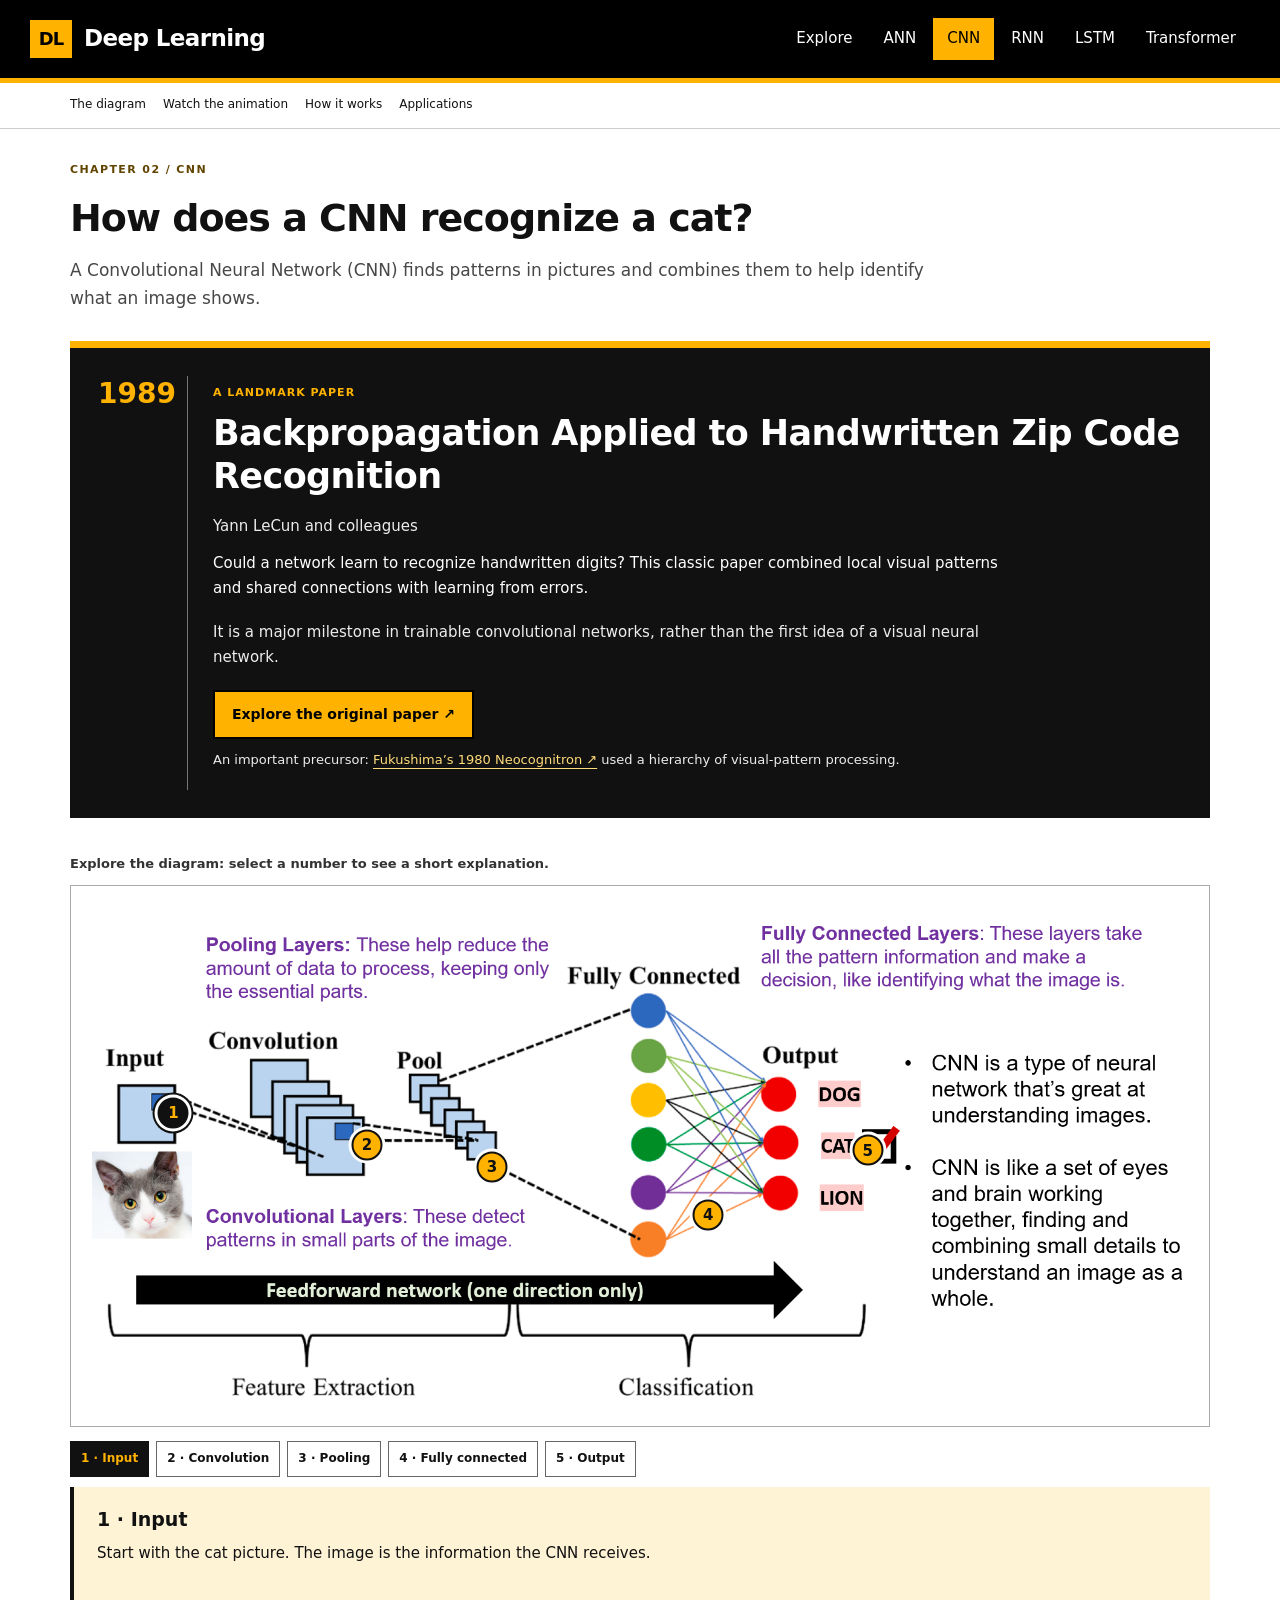
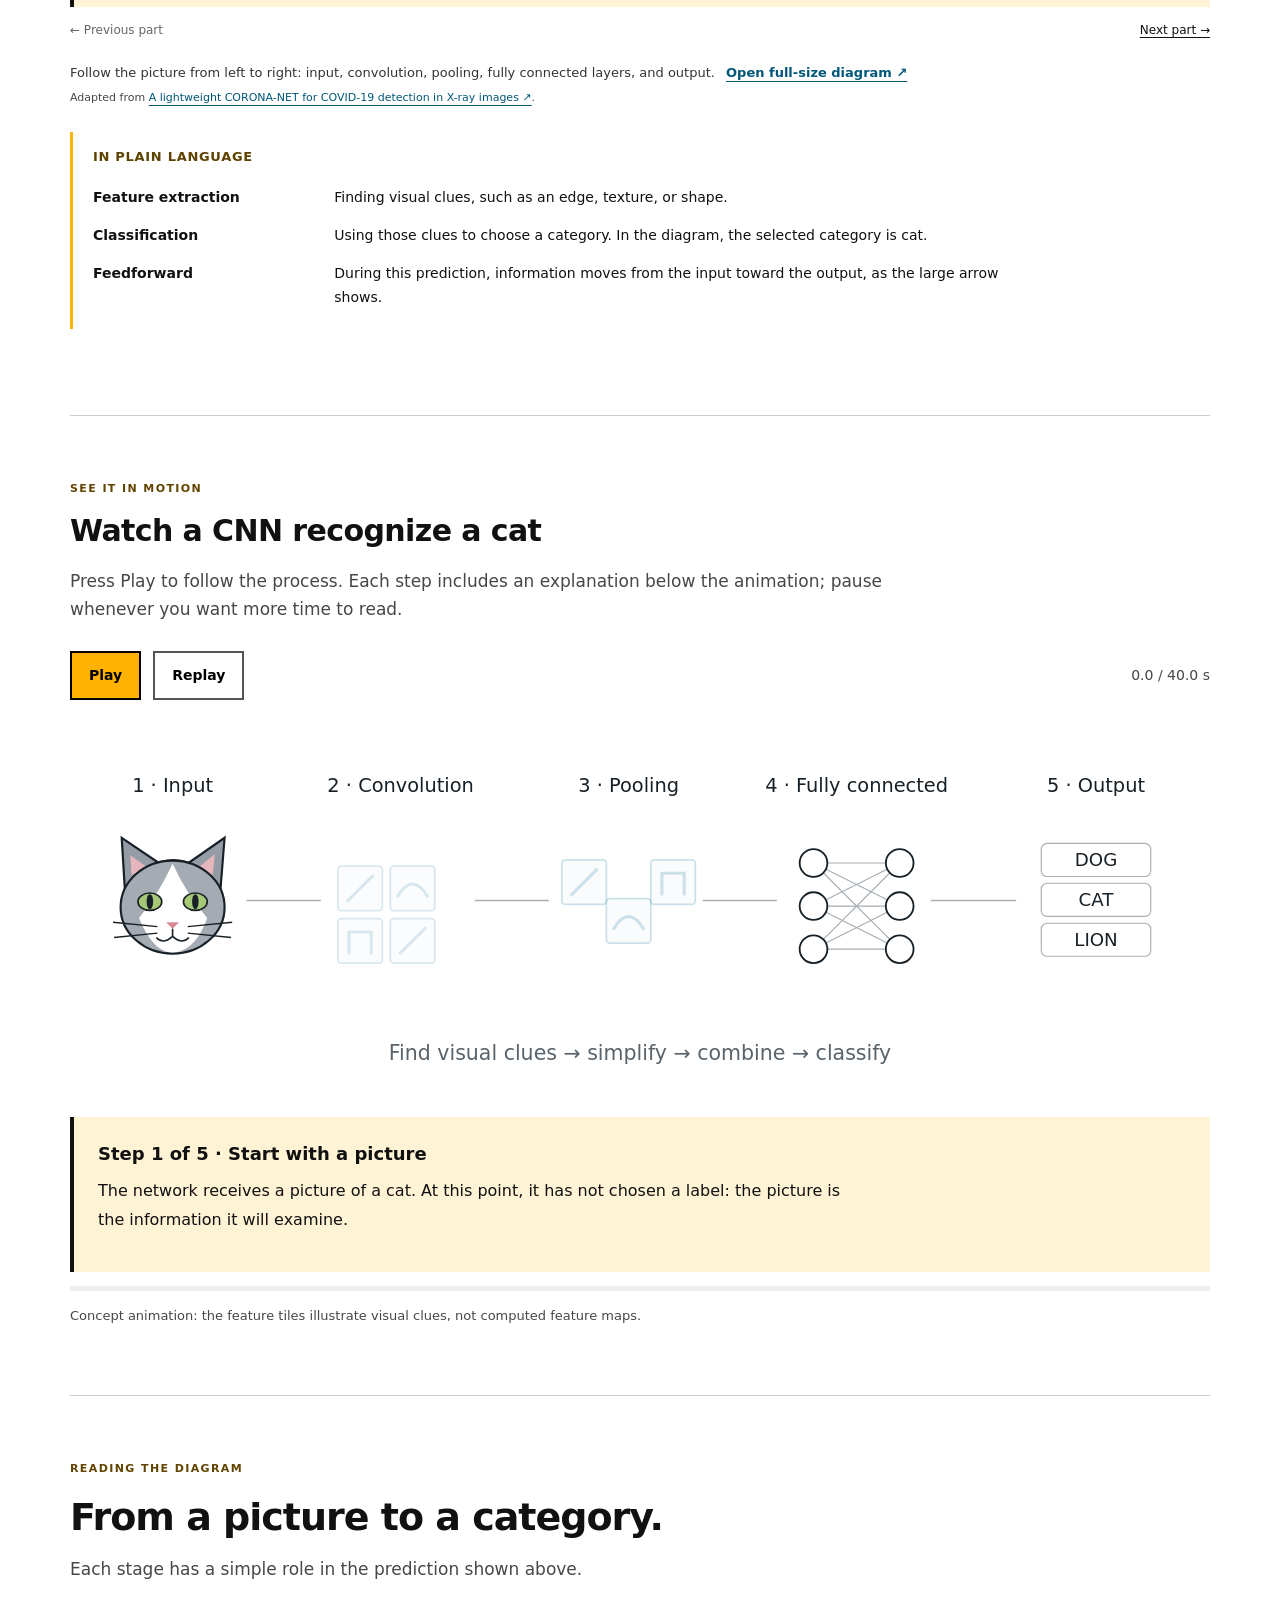
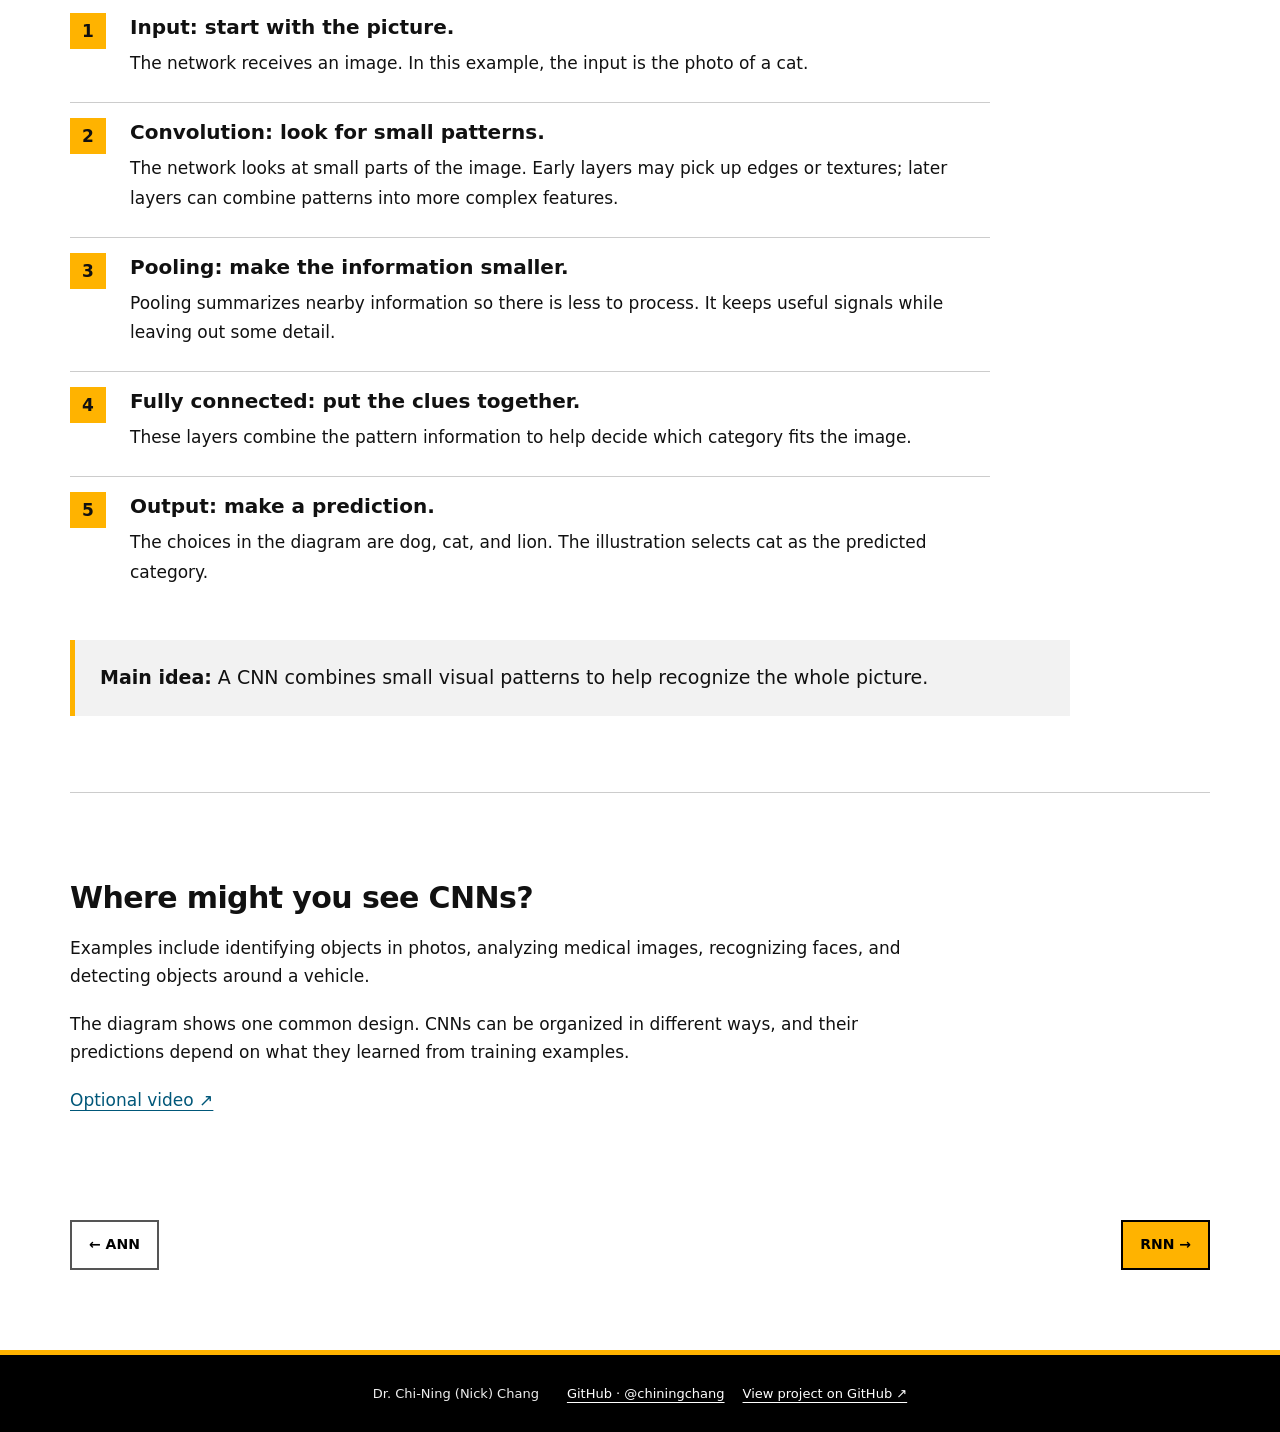
<file: cnn.html>
<!DOCTYPE html>

<html lang="en"><head><meta charset="utf-8"/><meta content="width=device-width,initial-scale=1" name="viewport"/><title>Convolutional Neural Networks · Deep Learning</title><meta content="A beginner-friendly illustrated guide to Convolutional Neural Networks." name="description"/><link href="style.css?v=20261019-ann-intro" rel="stylesheet"/><link href="concept-animations.css" rel="stylesheet"/></head><body><header><a class="brand" href="index.html"><span class="mark">DL</span> Deep Learning</a><nav aria-label="Architecture chapters" class="architecture-nav"><a href="index.html">Explore</a><a href="ann.html">ANN</a><a aria-current="page" class="active" href="cnn.html">CNN</a><a href="rnn.html">RNN</a><a href="lstm.html">LSTM</a><a href="transformer.html">Transformer</a></nav></header><nav aria-label="On this chapter" class="section-nav"><a href="#cnn-picture">The diagram</a><a href="#cnn-animation">Watch the animation</a><a href="#cnn-story">How it works</a><a href="#cnn-applications">Applications</a></nav><main><section class="chapter introduction" id="cnn-picture"><div class="lesson-heading"><span class="eyebrow">Chapter 02 / CNN</span><h1>How does a CNN recognize a cat?</h1><p class="muted">A Convolutional Neural Network (CNN) finds patterns in pictures and combines them to help identify what an image shows.</p></div><aside class="paper-spotlight" id="cnn-paper" aria-labelledby="cnn-paper-title"><div class="paper-year">1989</div><div><span class="paper-label">A landmark paper</span><h2 id="cnn-paper-title">Backpropagation Applied to Handwritten Zip Code Recognition</h2><p class="paper-authors">Yann LeCun and colleagues</p><p>Could a network learn to recognize handwritten digits? This classic paper combined local visual patterns and shared connections with learning from errors.</p><p class="paper-context">It is a major milestone in trainable convolutional networks, rather than the first idea of a visual neural network.</p><a class="btn" href="https://doi.org/10.1162/neco.1989.1.4.541" target="_blank" rel="noopener noreferrer">Explore the original paper ↗</a><p class="paper-secondary">An important precursor: <a href="https://doi.org/10.1007/BF00344251" target="_blank" rel="noopener noreferrer">Fukushima’s 1980 Neocognitron ↗</a> used a hierarchy of visual-pattern processing.</p></div></aside><figure class="original-figure" data-diagram-guide="cnn-guide"><p class="diagram-guide-hint">Explore the diagram: select a number to see a short explanation.</p><div class="figure-image-link diagram-explore-image"><img alt="A cat image enters the input, moves through convolution and pooling, then fully connected layers. The output choices are dog, cat, and lion, with cat selected." height="893" loading="lazy" src="assets/cnn-original.png" width="1882"/><button aria-controls="cnn-guide-panel" aria-label="1. Input" aria-pressed="true" class="diagram-hotspot selected" data-spot-index="0" style="left:9%;top:42%;" title="Input" type="button">1</button><button aria-controls="cnn-guide-panel" aria-label="2. Convolution" aria-pressed="false" class="diagram-hotspot" data-spot-index="1" style="left:26%;top:48%;" title="Convolution" type="button">2</button><button aria-controls="cnn-guide-panel" aria-label="3. Pooling" aria-pressed="false" class="diagram-hotspot" data-spot-index="2" style="left:37%;top:52%;" title="Pooling" type="button">3</button><button aria-controls="cnn-guide-panel" aria-label="4. Fully connected" aria-pressed="false" class="diagram-hotspot" data-spot-index="3" style="left:56%;top:61%;" title="Fully connected" type="button">4</button><button aria-controls="cnn-guide-panel" aria-label="5. Output" aria-pressed="false" class="diagram-hotspot" data-spot-index="4" style="left:70%;top:49%;" title="Output" type="button">5</button></div><div aria-label="Parts of the diagram" class="diagram-guide-choices" role="group"><button aria-controls="cnn-guide-panel" aria-pressed="true" class="diagram-choice selected" data-spot-index="0" type="button">1 · Input</button><button aria-controls="cnn-guide-panel" aria-pressed="false" class="diagram-choice" data-spot-index="1" type="button">2 · Convolution</button><button aria-controls="cnn-guide-panel" aria-pressed="false" class="diagram-choice" data-spot-index="2" type="button">3 · Pooling</button><button aria-controls="cnn-guide-panel" aria-pressed="false" class="diagram-choice" data-spot-index="3" type="button">4 · Fully connected</button><button aria-controls="cnn-guide-panel" aria-pressed="false" class="diagram-choice" data-spot-index="4" type="button">5 · Output</button></div><div aria-atomic="true" aria-live="polite" class="diagram-guide-panel" id="cnn-guide-panel"><h3 class="guide-title">1 · Input</h3><p class="guide-description">Start with the cat picture. The image is the information the CNN receives.</p></div><div class="diagram-guide-controls"><button class="guide-previous" disabled="" type="button">← Previous part</button><button class="guide-next" type="button">Next part →</button></div><script class="diagram-guide-data" type="application/json">[{"title": "Input", "description": "Start with the cat picture. The image is the information the CNN receives."}, {"title": "Convolution", "description": "These layers look for patterns in small parts of the image, such as edges or textures. Later layers can combine these clues."}, {"title": "Pooling", "description": "Pooling summarizes nearby information. The smaller shapes in the diagram show that there is less information to process."}, {"title": "Fully connected", "description": "These connections bring the visual clues together to help choose a category."}, {"title": "Output", "description": "The diagram offers dog, cat, and lion. The check mark shows that cat is the predicted category."}]</script><figcaption>Follow the picture from left to right: input, convolution, pooling, fully connected layers, and output. <a href="assets/cnn-original.png" rel="noopener noreferrer" target="_blank">Open full-size diagram ↗</a><span class="image-credit">Adapted from <a href="https://doi.org/10.1016/j.eswa.2023.120023" rel="noopener noreferrer" target="_blank">A lightweight CORONA-NET for COVID-19 detection in X-ray images ↗</a>.</span></figcaption></figure><aside aria-label="In plain language" class="plain-language"><h3>In plain language</h3><dl><div><dt>Feature extraction</dt><dd>Finding visual clues, such as an edge, texture, or shape.</dd></div><div><dt>Classification</dt><dd>Using those clues to choose a category. In the diagram, the selected category is cat.</dd></div><div><dt>Feedforward</dt><dd>During this prediction, information moves from the input toward the output, as the large arrow shows.</dd></div></dl></aside></section><section aria-labelledby="cnn-animation-title" class="chapter" id="cnn-animation"><div class="lesson-heading"><span class="eyebrow">See it in motion</span><h2 id="cnn-animation-title">Watch a CNN recognize a cat</h2><p class="muted">Press Play to follow the process. Each step includes an explanation below the animation; pause whenever you want more time to read.</p></div><div class="concept-animation" data-model="cnn">
<div class="dl-controls"><button aria-pressed="false" class="btn" data-play="" type="button">Play</button><button class="btn secondary" data-replay="" type="button">Replay</button><span aria-hidden="true" class="text-small dl-time" data-time=""></span></div>
<div class="dl-scene" data-scene=""></div>
<div aria-atomic="true" aria-live="polite" class="dl-caption" data-caption=""></div><div aria-label="CNN animation progress" aria-valuemax="100" aria-valuemin="0" aria-valuenow="0" class="progress" role="progressbar"><div class="progress-bar" style="width:0%"></div></div>
<p class="text-small dl-note">Concept animation: the feature tiles illustrate visual clues, not computed feature maps.</p>
<noscript>Enable JavaScript to play this animation. The original diagram and written explanation are available on this page.</noscript></div></section><section class="chapter" id="cnn-story"><div class="lesson-heading"><span class="eyebrow">Reading the diagram</span><h1>From a picture to a category.</h1><p class="muted">Each stage has a simple role in the prediction shown above.</p></div><ol class="picture-steps"><li><h3>Input: start with the picture.</h3><p>The network receives an image. In this example, the input is the photo of a cat.</p></li><li><h3>Convolution: look for small patterns.</h3><p>The network looks at small parts of the image. Early layers may pick up edges or textures; later layers can combine patterns into more complex features.</p></li><li><h3>Pooling: make the information smaller.</h3><p>Pooling summarizes nearby information so there is less to process. It keeps useful signals while leaving out some detail.</p></li><li><h3>Fully connected: put the clues together.</h3><p>These layers combine the pattern information to help decide which category fits the image.</p></li><li><h3>Output: make a prediction.</h3><p>The choices in the diagram are dog, cat, and lion. The illustration selects cat as the predicted category.</p></li></ol><p class="takeaway"><strong>Main idea:</strong> A CNN combines small visual patterns to help recognize the whole picture.</p></section><section class="chapter" id="cnn-applications"><div class="reading-block"><h2>Where might you see CNNs?</h2><p>Examples include identifying objects in photos, analyzing medical images, recognizing faces, and detecting objects around a vehicle.</p><p>The diagram shows one common design. CNNs can be organized in different ways, and their predictions depend on what they learned from training examples.</p><p><a href="https://www.youtube.com/watch?v=oTvYjD91g6c" rel="noopener noreferrer" target="_blank">Optional video ↗</a></p></div></section><div class="chapter-links"><a class="btn secondary" href="ann.html">← ANN</a><a class="btn" href="rnn.html">RNN →</a></div></main><footer><div class="footer-identity"><span>Dr. Chi-Ning (Nick) Chang</span></div><nav aria-label="GitHub links" class="footer-links"><a href="https://github.com/chiningchang" rel="noopener noreferrer" target="_blank">GitHub · @chiningchang</a><a href="https://github.com/chiningchang/Deep-Learning" rel="noopener noreferrer" target="_blank">View project on GitHub ↗</a></nav></footer><script src="diagram-guide.js"></script><script src="concept-animations.js"></script></body></html>
</file>
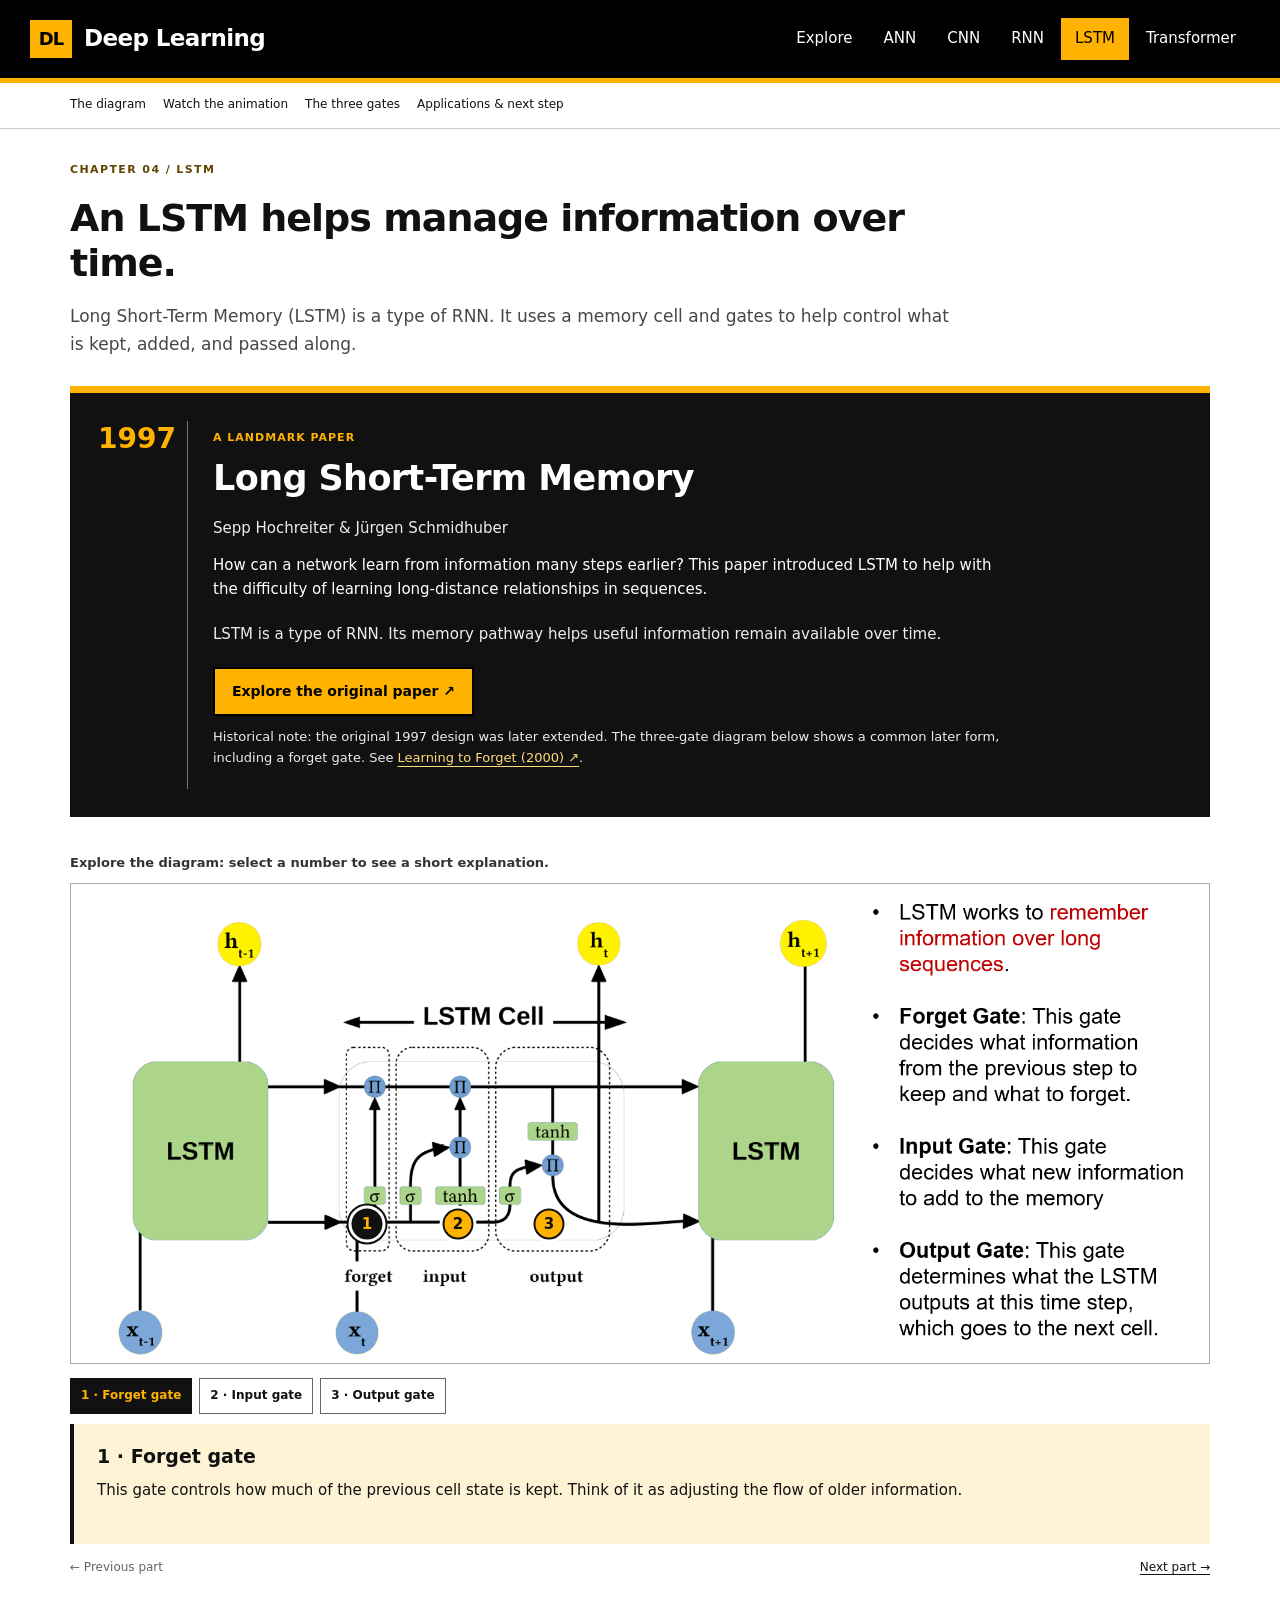
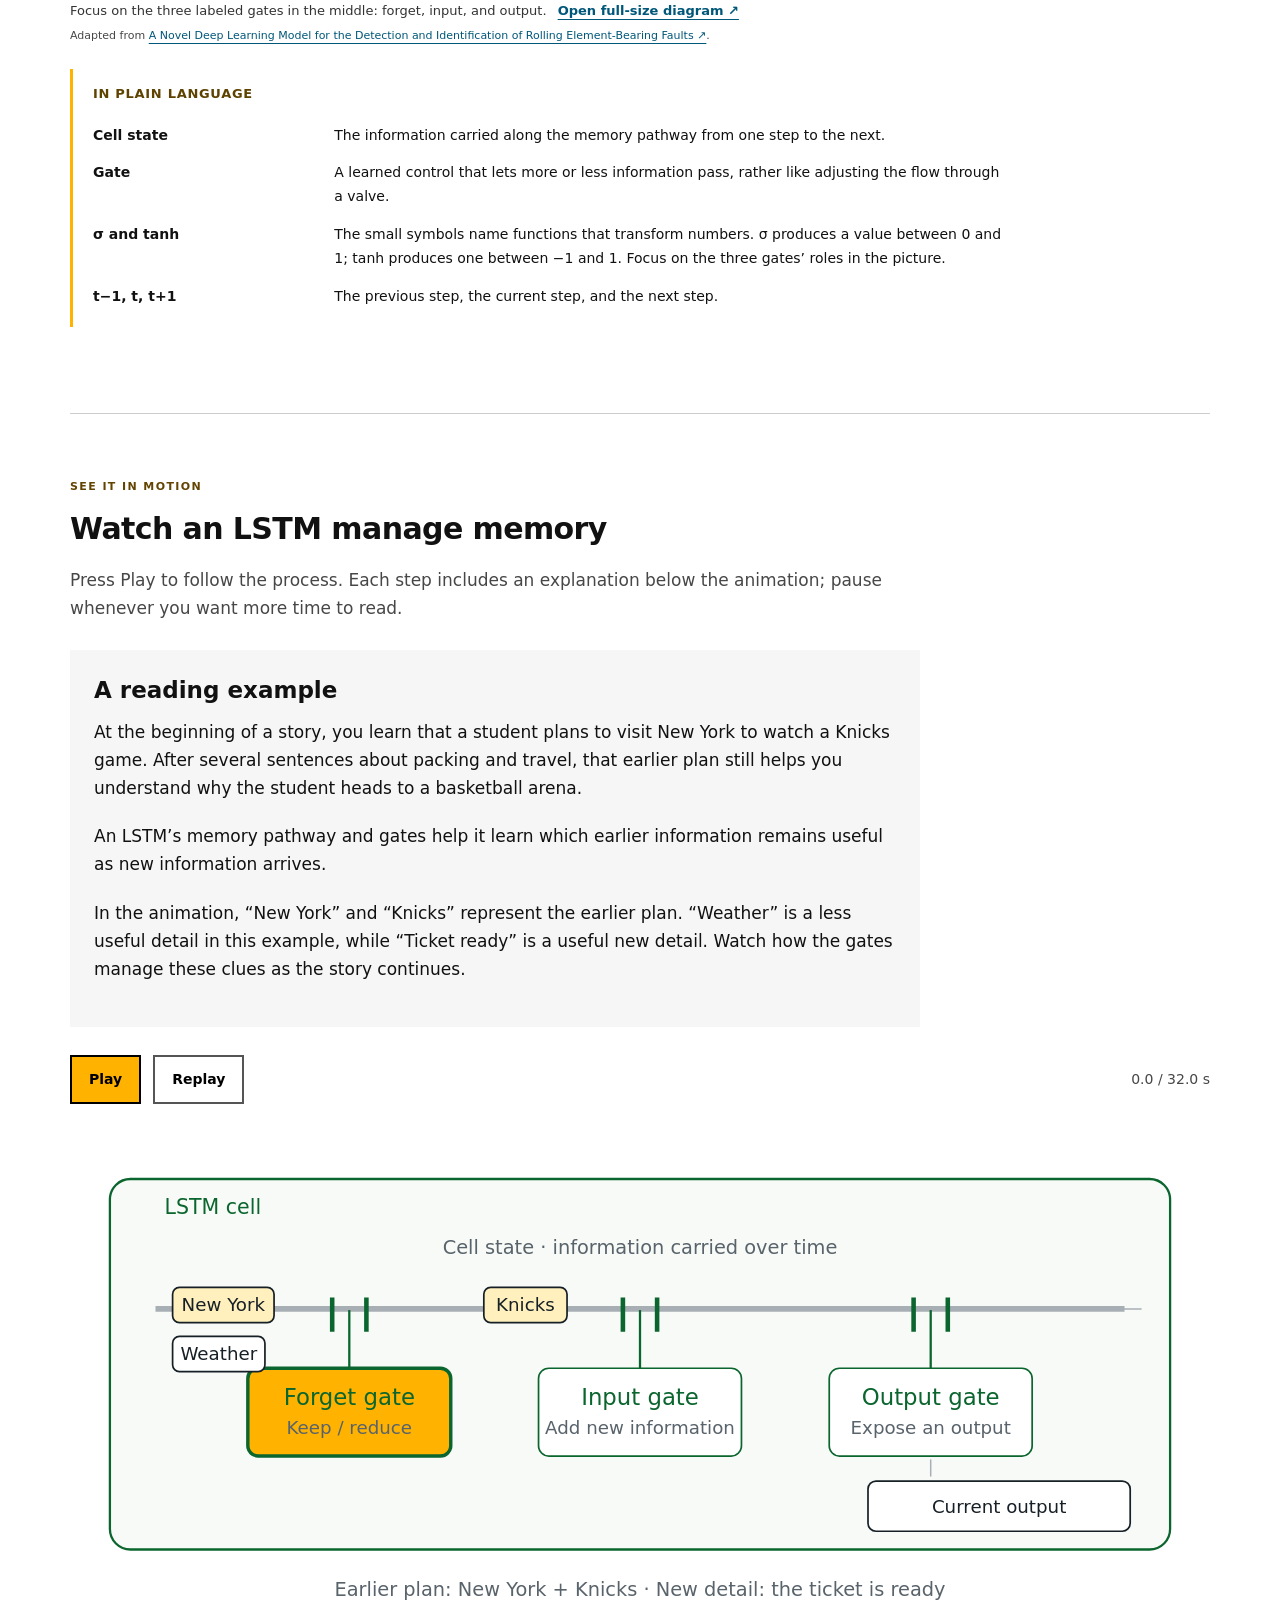
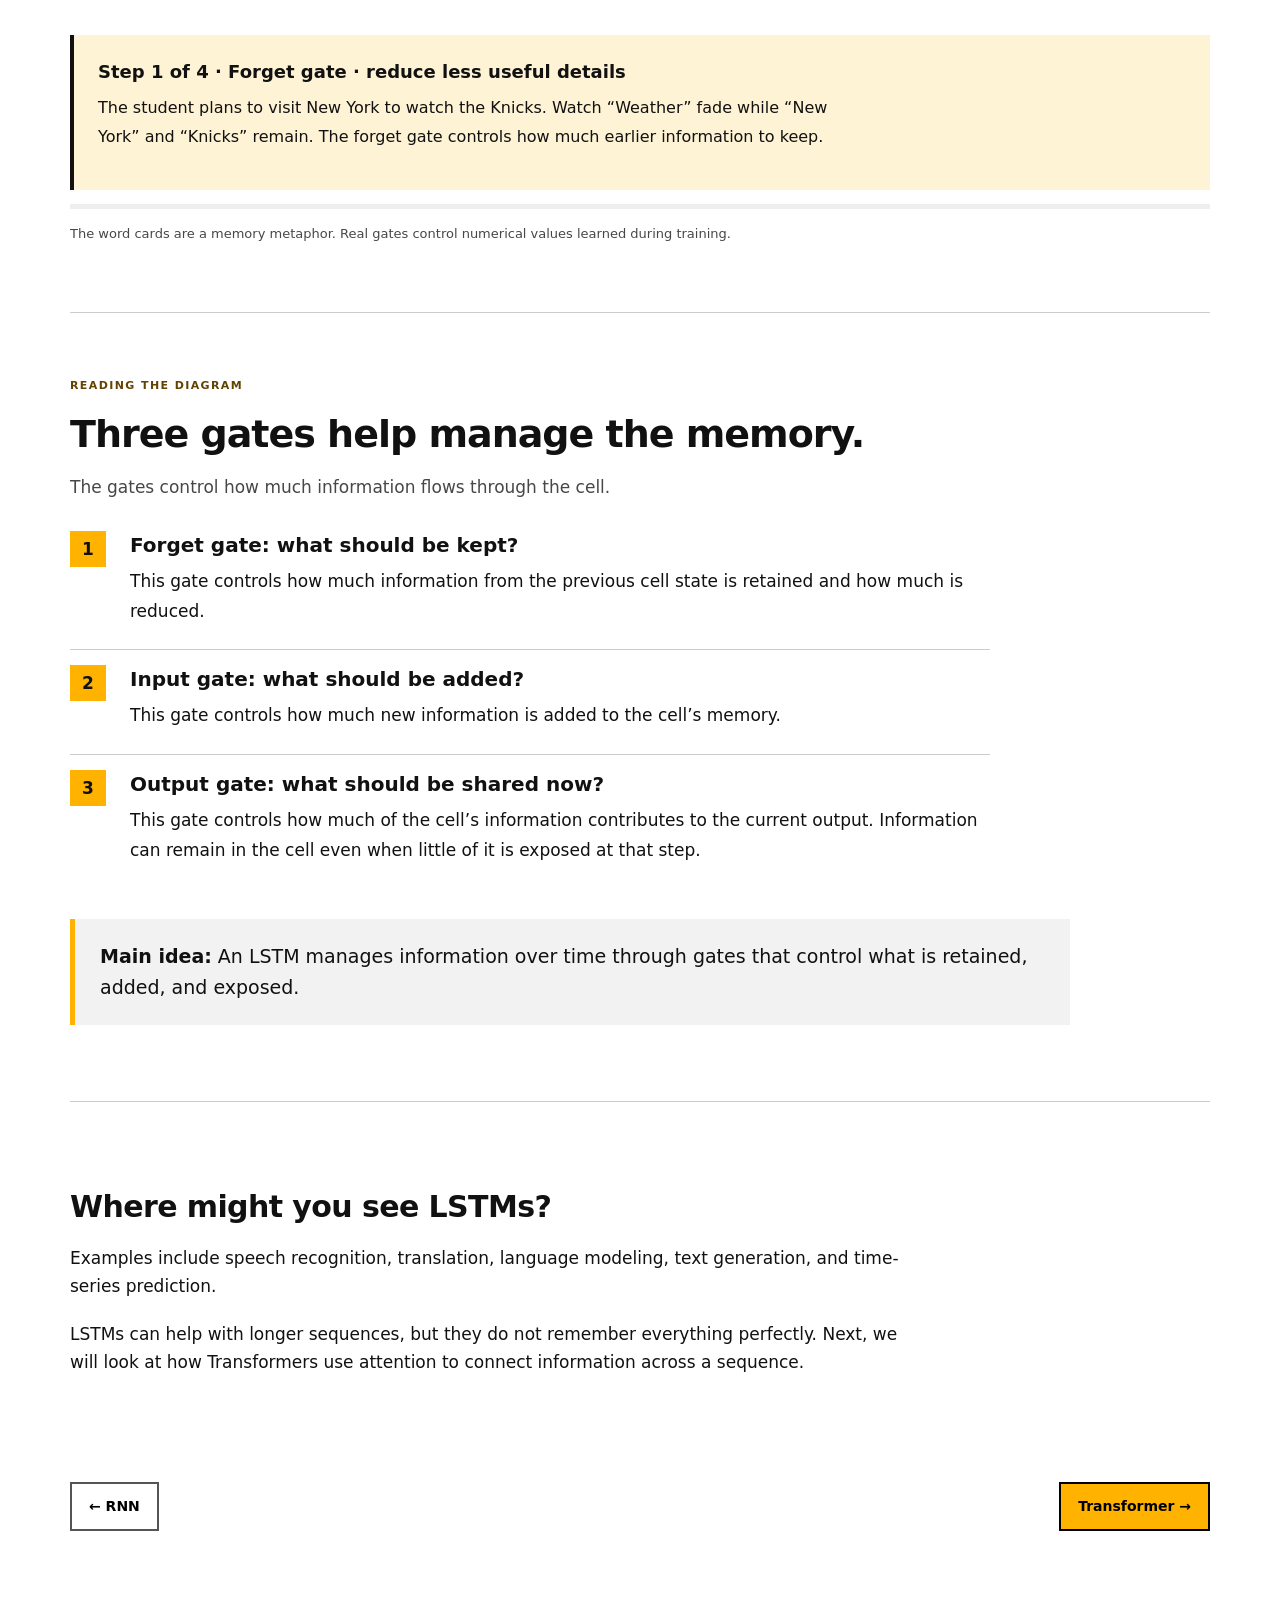
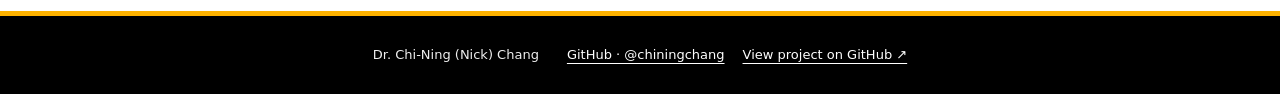
<file: lstm.html>
<!DOCTYPE html>

<html lang="en"><head><meta charset="utf-8"/><meta content="width=device-width,initial-scale=1" name="viewport"/><title>Long Short-Term Memory · Deep Learning</title><meta content="A beginner-friendly illustrated guide to Long Short-Term Memory." name="description"/><link href="style.css?v=20261019-ann-intro" rel="stylesheet"/><link href="concept-animations.css" rel="stylesheet"/></head><body><header><a class="brand" href="index.html"><span class="mark">DL</span> Deep Learning</a><nav aria-label="Architecture chapters" class="architecture-nav"><a href="index.html">Explore</a><a href="ann.html">ANN</a><a href="cnn.html">CNN</a><a href="rnn.html">RNN</a><a aria-current="page" class="active" href="lstm.html">LSTM</a><a href="transformer.html">Transformer</a></nav></header><nav aria-label="On this chapter" class="section-nav"><a href="#lstm-picture">The diagram</a><a href="#lstm-animation">Watch the animation</a><a href="#lstm-story">The three gates</a><a href="#lstm-next">Applications &amp; next step</a></nav><main><section class="chapter introduction" id="lstm-picture"><div class="lesson-heading"><span class="eyebrow">Chapter 04 / LSTM</span><h1>An LSTM helps manage information over time.</h1><p class="muted">Long Short-Term Memory (LSTM) is a type of RNN. It uses a memory cell and gates to help control what is kept, added, and passed along.</p></div><aside class="paper-spotlight" id="lstm-paper" aria-labelledby="lstm-paper-title"><div class="paper-year">1997</div><div><span class="paper-label">A landmark paper</span><h2 id="lstm-paper-title">Long Short-Term Memory</h2><p class="paper-authors">Sepp Hochreiter &amp; Jürgen Schmidhuber</p><p>How can a network learn from information many steps earlier? This paper introduced LSTM to help with the difficulty of learning long-distance relationships in sequences.</p><p class="paper-context">LSTM is a type of RNN. Its memory pathway helps useful information remain available over time.</p><a class="btn" href="https://doi.org/10.1162/neco.1997.9.8.1735" target="_blank" rel="noopener noreferrer">Explore the original paper ↗</a><p class="paper-secondary">Historical note: the original 1997 design was later extended. The three-gate diagram below shows a common later form, including a forget gate. See <a href="https://doi.org/10.1162/089976600300015015" target="_blank" rel="noopener noreferrer">Learning to Forget (2000) ↗</a>.</p></div></aside><figure class="original-figure" data-diagram-guide="lstm-guide"><p class="diagram-guide-hint">Explore the diagram: select a number to see a short explanation.</p><div class="figure-image-link diagram-explore-image"><img alt="A sequence of LSTM cells. The center cell is expanded to show forget, input, and output gates, with accompanying explanations of their roles." height="796" loading="lazy" src="assets/lstm-original.png" width="1892"/><button aria-controls="lstm-guide-panel" aria-label="1. Forget gate" aria-pressed="true" class="diagram-hotspot selected" data-spot-index="0" style="left:26%;top:71%;" title="Forget gate" type="button">1</button><button aria-controls="lstm-guide-panel" aria-label="2. Input gate" aria-pressed="false" class="diagram-hotspot" data-spot-index="1" style="left:34%;top:71%;" title="Input gate" type="button">2</button><button aria-controls="lstm-guide-panel" aria-label="3. Output gate" aria-pressed="false" class="diagram-hotspot" data-spot-index="2" style="left:42%;top:71%;" title="Output gate" type="button">3</button></div><div aria-label="Parts of the diagram" class="diagram-guide-choices" role="group"><button aria-controls="lstm-guide-panel" aria-pressed="true" class="diagram-choice selected" data-spot-index="0" type="button">1 · Forget gate</button><button aria-controls="lstm-guide-panel" aria-pressed="false" class="diagram-choice" data-spot-index="1" type="button">2 · Input gate</button><button aria-controls="lstm-guide-panel" aria-pressed="false" class="diagram-choice" data-spot-index="2" type="button">3 · Output gate</button></div><div aria-atomic="true" aria-live="polite" class="diagram-guide-panel" id="lstm-guide-panel"><h3 class="guide-title">1 · Forget gate</h3><p class="guide-description">This gate controls how much of the previous cell state is kept. Think of it as adjusting the flow of older information.</p></div><div class="diagram-guide-controls"><button class="guide-previous" disabled="" type="button">← Previous part</button><button class="guide-next" type="button">Next part →</button></div><script class="diagram-guide-data" type="application/json">[{"title": "Forget gate", "description": "This gate controls how much of the previous cell state is kept. Think of it as adjusting the flow of older information."}, {"title": "Input gate", "description": "This gate controls how much new information is added to the cell state."}, {"title": "Output gate", "description": "This gate controls how much of the cell state contributes to the current hidden output. Keeping information and showing it now are different things."}]</script><figcaption>Focus on the three labeled gates in the middle: forget, input, and output. <a href="assets/lstm-original.png" rel="noopener noreferrer" target="_blank">Open full-size diagram ↗</a><span class="image-credit">Adapted from <a href="https://doi.org/10.3390/s20185112" rel="noopener noreferrer" target="_blank">A Novel Deep Learning Model for the Detection and Identification of Rolling Element-Bearing Faults ↗</a>.</span></figcaption></figure><aside aria-label="In plain language" class="plain-language"><h3>In plain language</h3><dl><div><dt>Cell state</dt><dd>The information carried along the memory pathway from one step to the next.</dd></div><div><dt>Gate</dt><dd>A learned control that lets more or less information pass, rather like adjusting the flow through a valve.</dd></div><div><dt>σ and tanh</dt><dd>The small symbols name functions that transform numbers. σ produces a value between 0 and 1; tanh produces one between −1 and 1. Focus on the three gates’ roles in the picture.</dd></div><div><dt>t−1, t, t+1</dt><dd>The previous step, the current step, and the next step.</dd></div></dl></aside></section><section aria-labelledby="lstm-animation-title" class="chapter" id="lstm-animation"><div class="lesson-heading"><span class="eyebrow">See it in motion</span><h2 id="lstm-animation-title">Watch an LSTM manage memory</h2><p class="muted">Press Play to follow the process. Each step includes an explanation below the animation; pause whenever you want more time to read.</p></div><div class="story-example"><h3>A reading example</h3><p>At the beginning of a story, you learn that a student plans to visit New York to watch a Knicks game. After several sentences about packing and travel, that earlier plan still helps you understand why the student heads to a basketball arena.</p><p>An LSTM’s memory pathway and gates help it learn which earlier information remains useful as new information arrives.</p><p>In the animation, “New York” and “Knicks” represent the earlier plan. “Weather” is a less useful detail in this example, while “Ticket ready” is a useful new detail. Watch how the gates manage these clues as the story continues.</p></div><div class="concept-animation" data-model="lstm">
<div class="dl-controls"><button aria-pressed="false" class="btn" data-play="" type="button">Play</button><button class="btn secondary" data-replay="" type="button">Replay</button><span aria-hidden="true" class="text-small dl-time" data-time=""></span></div>
<div class="dl-scene" data-scene=""></div>
<div aria-atomic="true" aria-live="polite" class="dl-caption" data-caption=""></div><div aria-label="LSTM animation progress" aria-valuemax="100" aria-valuemin="0" aria-valuenow="0" class="progress" role="progressbar"><div class="progress-bar" style="width:0%"></div></div>
<p class="text-small dl-note">The word cards are a memory metaphor. Real gates control numerical values learned during training.</p>
<noscript>Enable JavaScript to play this animation. The original diagram and written explanation are available on this page.</noscript></div></section><section class="chapter" id="lstm-story"><div class="lesson-heading"><span class="eyebrow">Reading the diagram</span><h1>Three gates help manage the memory.</h1><p class="muted">The gates control how much information flows through the cell.</p></div><ol class="picture-steps"><li><h3>Forget gate: what should be kept?</h3><p>This gate controls how much information from the previous cell state is retained and how much is reduced.</p></li><li><h3>Input gate: what should be added?</h3><p>This gate controls how much new information is added to the cell’s memory.</p></li><li><h3>Output gate: what should be shared now?</h3><p>This gate controls how much of the cell’s information contributes to the current output. Information can remain in the cell even when little of it is exposed at that step.</p></li></ol><p class="takeaway"><strong>Main idea:</strong> An LSTM manages information over time through gates that control what is retained, added, and exposed.</p></section><section class="chapter" id="lstm-next"><div class="reading-block"><h2>Where might you see LSTMs?</h2><p>Examples include speech recognition, translation, language modeling, text generation, and time-series prediction.</p><p>LSTMs can help with longer sequences, but they do not remember everything perfectly. Next, we will look at how Transformers use attention to connect information across a sequence.</p></div></section><div class="chapter-links"><a class="btn secondary" href="rnn.html">← RNN</a><a class="btn" href="transformer.html">Transformer →</a></div></main><footer><div class="footer-identity"><span>Dr. Chi-Ning (Nick) Chang</span></div><nav aria-label="GitHub links" class="footer-links"><a href="https://github.com/chiningchang" rel="noopener noreferrer" target="_blank">GitHub · @chiningchang</a><a href="https://github.com/chiningchang/Deep-Learning" rel="noopener noreferrer" target="_blank">View project on GitHub ↗</a></nav></footer><script src="diagram-guide.js"></script><script src="concept-animations.js"></script></body></html>
</file>
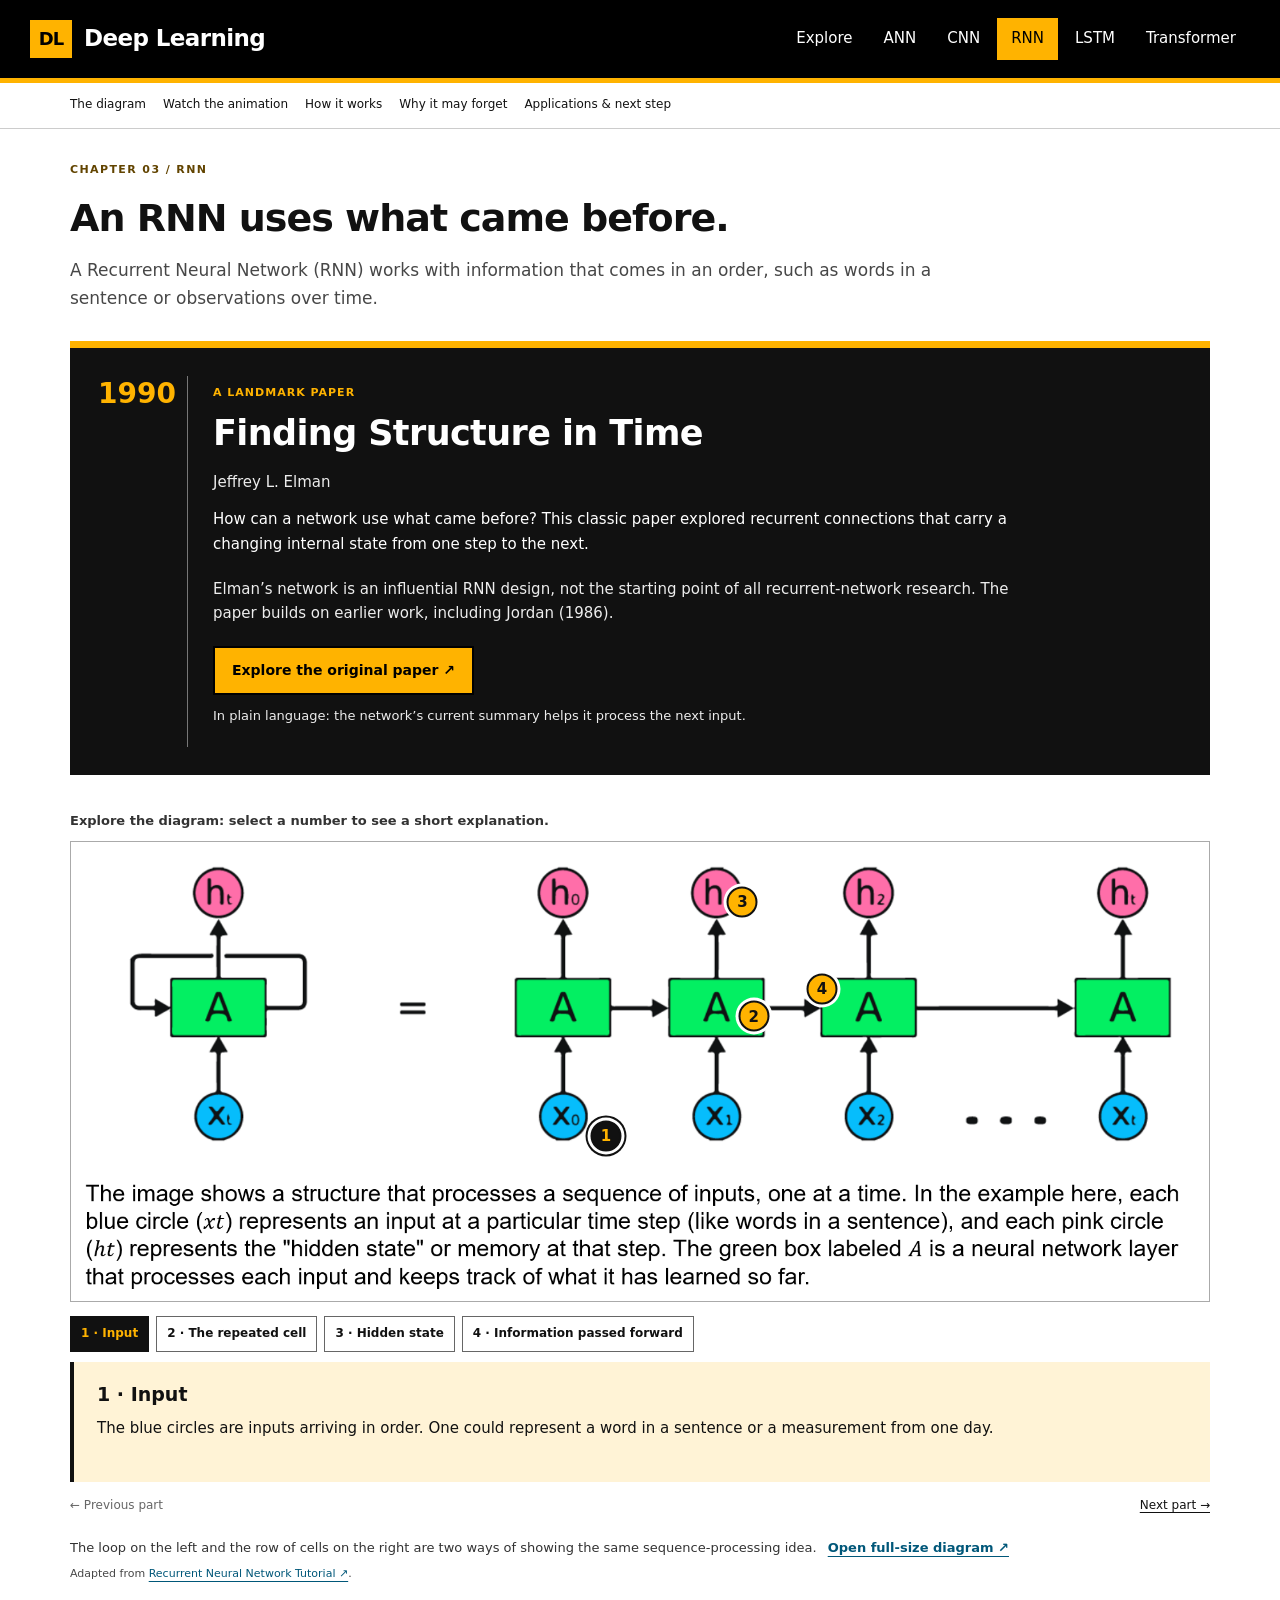
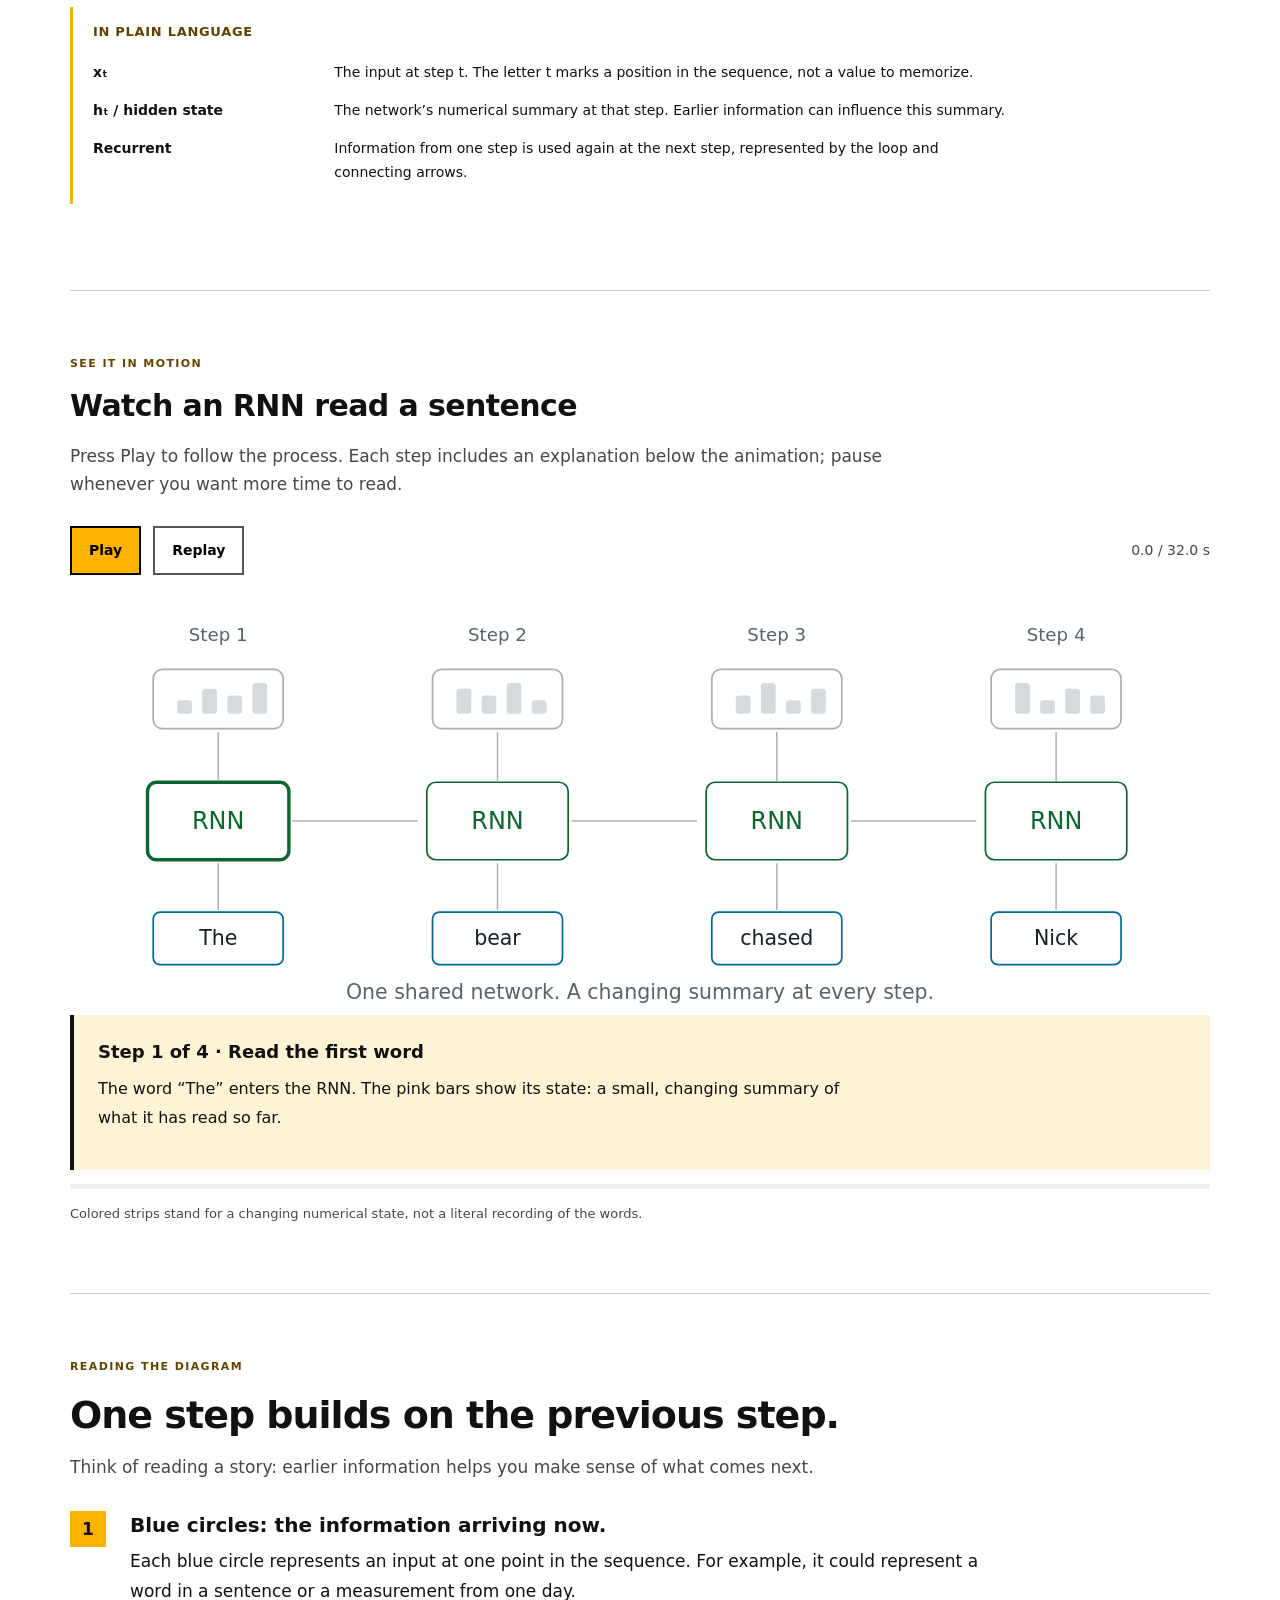
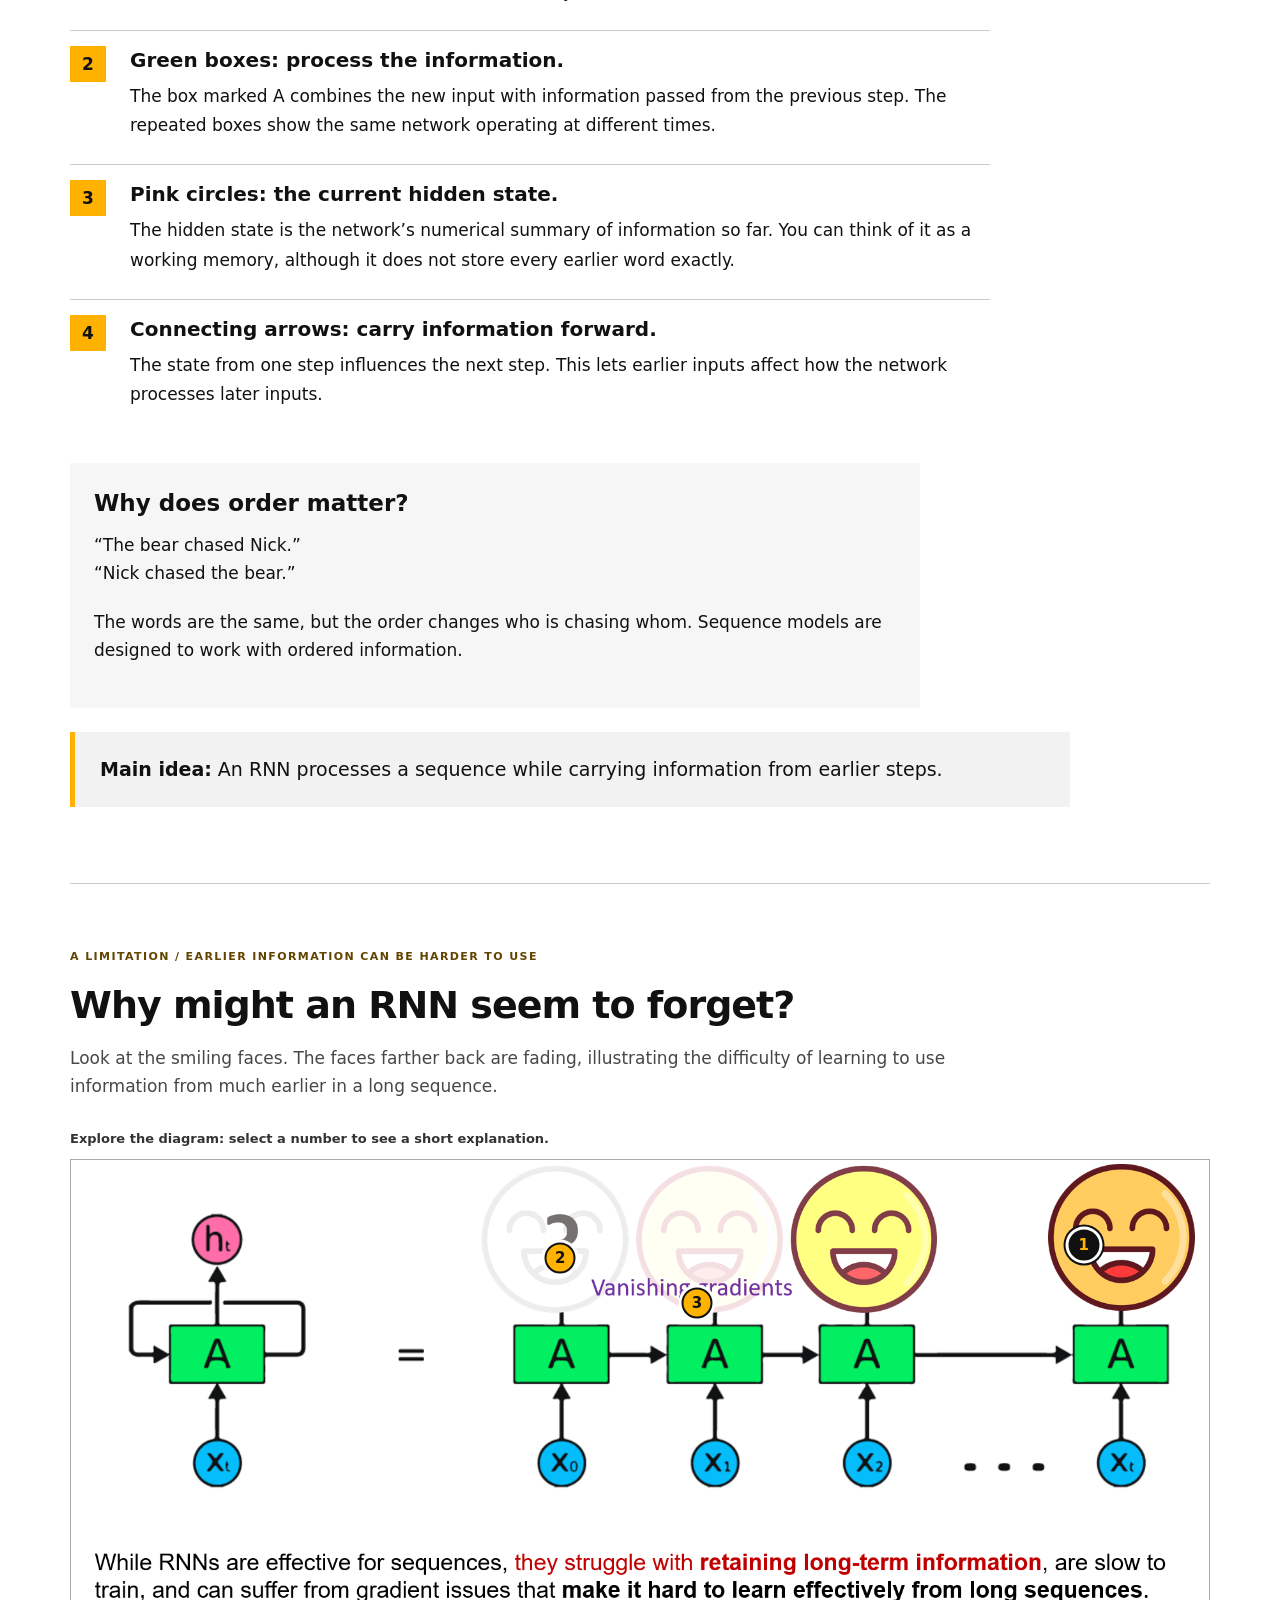
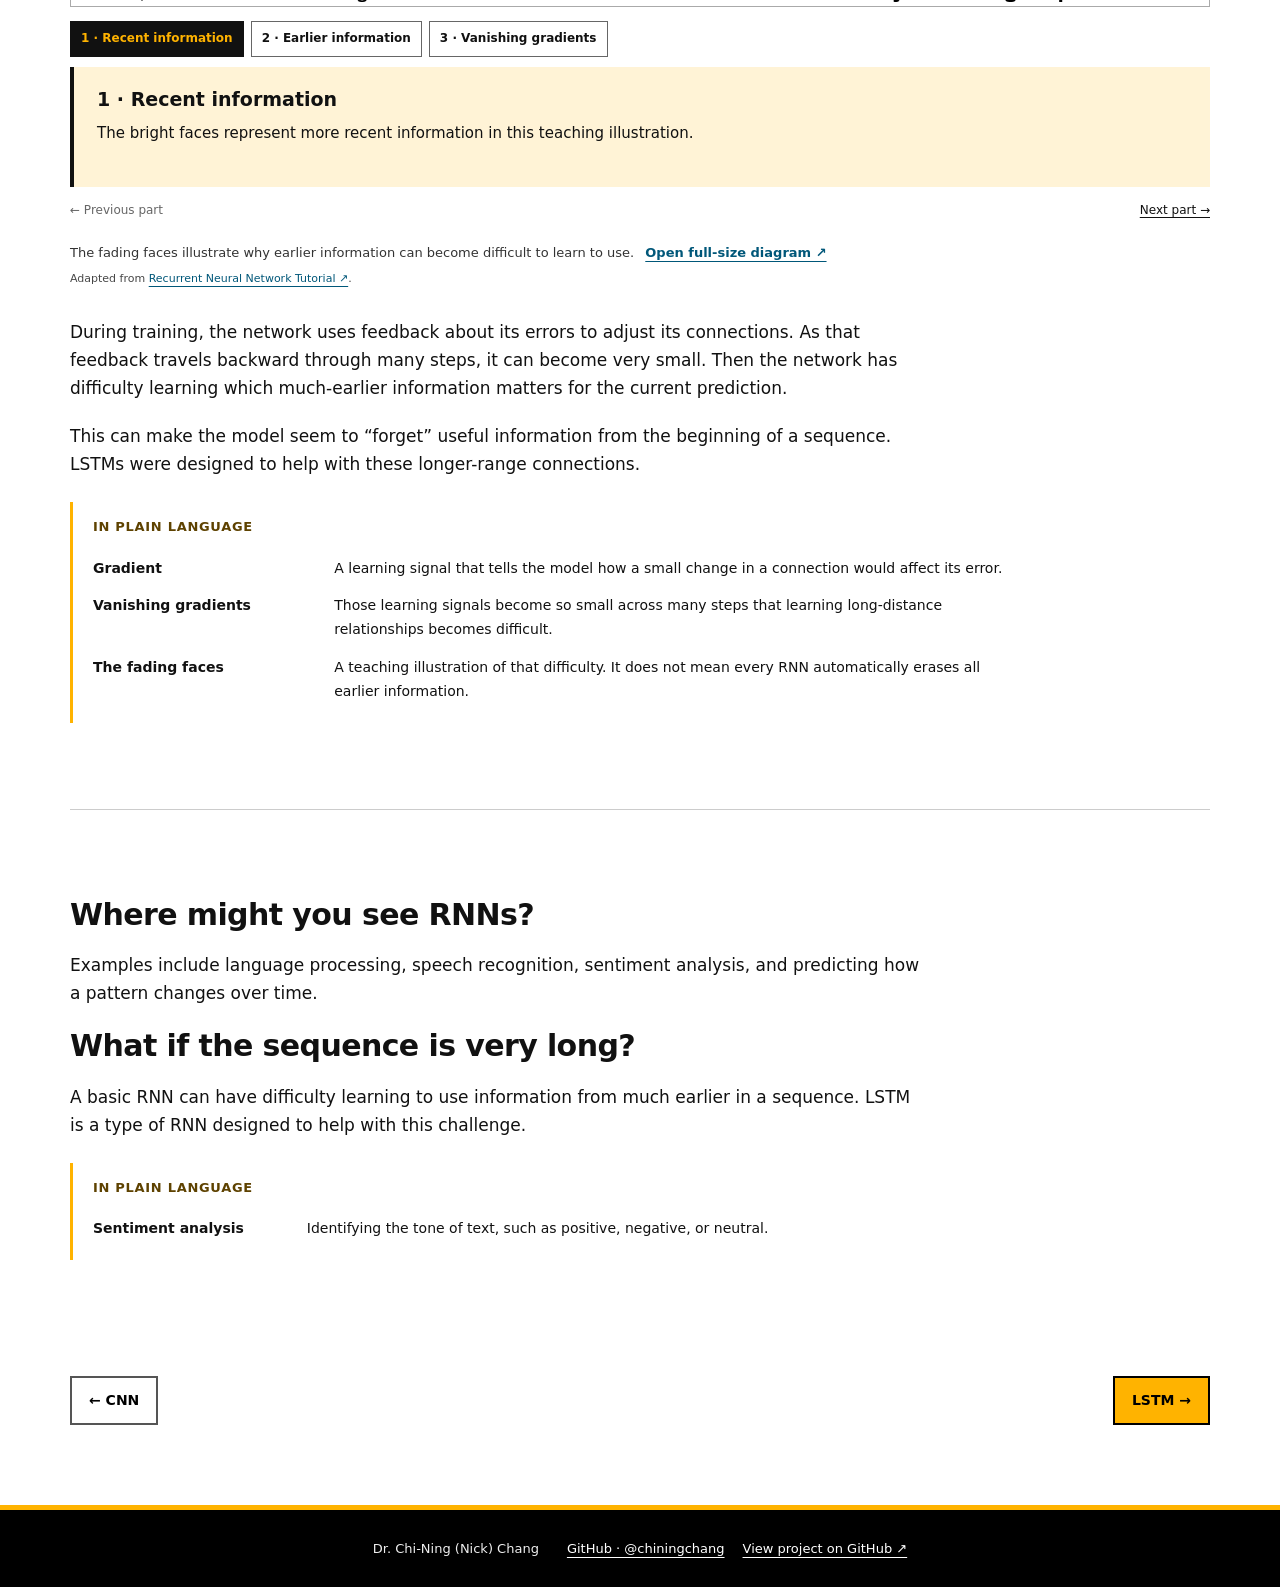
<file: rnn.html>
<!DOCTYPE html>

<html lang="en"><head><meta charset="utf-8"/><meta content="width=device-width,initial-scale=1" name="viewport"/><title>Recurrent Neural Networks · Deep Learning</title><meta content="A beginner-friendly illustrated guide to Recurrent Neural Networks." name="description"/><link href="style.css?v=20261019-ann-intro" rel="stylesheet"/><link href="concept-animations.css" rel="stylesheet"/></head><body><header><a class="brand" href="index.html"><span class="mark">DL</span> Deep Learning</a><nav aria-label="Architecture chapters" class="architecture-nav"><a href="index.html">Explore</a><a href="ann.html">ANN</a><a href="cnn.html">CNN</a><a aria-current="page" class="active" href="rnn.html">RNN</a><a href="lstm.html">LSTM</a><a href="transformer.html">Transformer</a></nav></header><nav aria-label="On this chapter" class="section-nav"><a href="#rnn-picture">The diagram</a><a href="#rnn-animation">Watch the animation</a><a href="#rnn-story">How it works</a><a href="#rnn-forgetting">Why it may forget</a><a href="#rnn-next">Applications &amp; next step</a></nav><main><section class="chapter introduction" id="rnn-picture"><div class="lesson-heading"><span class="eyebrow">Chapter 03 / RNN</span><h1>An RNN uses what came before.</h1><p class="muted">A Recurrent Neural Network (RNN) works with information that comes in an order, such as words in a sentence or observations over time.</p></div><aside class="paper-spotlight" id="rnn-paper" aria-labelledby="rnn-paper-title"><div class="paper-year">1990</div><div><span class="paper-label">A landmark paper</span><h2 id="rnn-paper-title">Finding Structure in Time</h2><p class="paper-authors">Jeffrey L. Elman</p><p>How can a network use what came before? This classic paper explored recurrent connections that carry a changing internal state from one step to the next.</p><p class="paper-context">Elman’s network is an influential RNN design, not the starting point of all recurrent-network research. The paper builds on earlier work, including Jordan (1986).</p><a class="btn" href="https://doi.org/10.1207/s15516709cog1402_1" target="_blank" rel="noopener noreferrer">Explore the original paper ↗</a><p class="paper-secondary">In plain language: the network’s current summary helps it process the next input.</p></div></aside><figure class="original-figure" data-diagram-guide="rnn-guide"><p class="diagram-guide-hint">Explore the diagram: select a number to see a short explanation.</p><div class="figure-image-link diagram-explore-image"><img alt="At left, one RNN cell has a loop. At right, the same cell is shown across several time steps, with blue input circles, green processing boxes, pink hidden-state circles, and connecting arrows." height="718" loading="lazy" src="assets/rnn-original.png" width="1781"/><button aria-controls="rnn-guide-panel" aria-label="1. Input" aria-pressed="true" class="diagram-hotspot selected" data-spot-index="0" style="left:47%;top:64%;" title="Input" type="button">1</button><button aria-controls="rnn-guide-panel" aria-label="2. The repeated cell" aria-pressed="false" class="diagram-hotspot" data-spot-index="1" style="left:60%;top:38%;" title="The repeated cell" type="button">2</button><button aria-controls="rnn-guide-panel" aria-label="3. Hidden state" aria-pressed="false" class="diagram-hotspot" data-spot-index="2" style="left:59%;top:13%;" title="Hidden state" type="button">3</button><button aria-controls="rnn-guide-panel" aria-label="4. Information passed forward" aria-pressed="false" class="diagram-hotspot" data-spot-index="3" style="left:66%;top:32%;" title="Information passed forward" type="button">4</button></div><div aria-label="Parts of the diagram" class="diagram-guide-choices" role="group"><button aria-controls="rnn-guide-panel" aria-pressed="true" class="diagram-choice selected" data-spot-index="0" type="button">1 · Input</button><button aria-controls="rnn-guide-panel" aria-pressed="false" class="diagram-choice" data-spot-index="1" type="button">2 · The repeated cell</button><button aria-controls="rnn-guide-panel" aria-pressed="false" class="diagram-choice" data-spot-index="2" type="button">3 · Hidden state</button><button aria-controls="rnn-guide-panel" aria-pressed="false" class="diagram-choice" data-spot-index="3" type="button">4 · Information passed forward</button></div><div aria-atomic="true" aria-live="polite" class="diagram-guide-panel" id="rnn-guide-panel"><h3 class="guide-title">1 · Input</h3><p class="guide-description">The blue circles are inputs arriving in order. One could represent a word in a sentence or a measurement from one day.</p></div><div class="diagram-guide-controls"><button class="guide-previous" disabled="" type="button">← Previous part</button><button class="guide-next" type="button">Next part →</button></div><script class="diagram-guide-data" type="application/json">[{"title": "Input", "description": "The blue circles are inputs arriving in order. One could represent a word in a sentence or a measurement from one day."}, {"title": "The repeated cell", "description": "The green A boxes show the same network at different times. Each step combines the new input with information from the previous step."}, {"title": "Hidden state", "description": "The pink circles represent the current numerical summary. It carries information from earlier inputs; it is not a word-for-word recording."}, {"title": "Information passed forward", "description": "The connecting arrows show earlier information influencing the next step. The loop on the left shows this same idea in a compact form."}]</script><figcaption>The loop on the left and the row of cells on the right are two ways of showing the same sequence-processing idea. <a href="assets/rnn-original.png" rel="noopener noreferrer" target="_blank">Open full-size diagram ↗</a><span class="image-credit">Adapted from <a href="https://www.datacamp.com/tutorial/tutorial-for-recurrent-neural-network" rel="noopener noreferrer" target="_blank">Recurrent Neural Network Tutorial ↗</a>.</span></figcaption></figure><aside aria-label="In plain language" class="plain-language"><h3>In plain language</h3><dl><div><dt>xₜ</dt><dd>The input at step t. The letter t marks a position in the sequence, not a value to memorize.</dd></div><div><dt>hₜ / hidden state</dt><dd>The network’s numerical summary at that step. Earlier information can influence this summary.</dd></div><div><dt>Recurrent</dt><dd>Information from one step is used again at the next step, represented by the loop and connecting arrows.</dd></div></dl></aside></section><section aria-labelledby="rnn-animation-title" class="chapter" id="rnn-animation"><div class="lesson-heading"><span class="eyebrow">See it in motion</span><h2 id="rnn-animation-title">Watch an RNN read a sentence</h2><p class="muted">Press Play to follow the process. Each step includes an explanation below the animation; pause whenever you want more time to read.</p></div><div class="concept-animation" data-model="rnn">
<div class="dl-controls"><button aria-pressed="false" class="btn" data-play="" type="button">Play</button><button class="btn secondary" data-replay="" type="button">Replay</button><span aria-hidden="true" class="text-small dl-time" data-time=""></span></div>
<div class="dl-scene" data-scene=""></div>
<div aria-atomic="true" aria-live="polite" class="dl-caption" data-caption=""></div><div aria-label="RNN animation progress" aria-valuemax="100" aria-valuemin="0" aria-valuenow="0" class="progress" role="progressbar"><div class="progress-bar" style="width:0%"></div></div>
<p class="text-small dl-note">Colored strips stand for a changing numerical state, not a literal recording of the words.</p>
<noscript>Enable JavaScript to play this animation. The original diagram and written explanation are available on this page.</noscript></div></section><section class="chapter" id="rnn-story"><div class="lesson-heading"><span class="eyebrow">Reading the diagram</span><h1>One step builds on the previous step.</h1><p class="muted">Think of reading a story: earlier information helps you make sense of what comes next.</p></div><ol class="picture-steps"><li><h3>Blue circles: the information arriving now.</h3><p>Each blue circle represents an input at one point in the sequence. For example, it could represent a word in a sentence or a measurement from one day.</p></li><li><h3>Green boxes: process the information.</h3><p>The box marked A combines the new input with information passed from the previous step. The repeated boxes show the same network operating at different times.</p></li><li><h3>Pink circles: the current hidden state.</h3><p>The hidden state is the network’s numerical summary of information so far. You can think of it as a working memory, although it does not store every earlier word exactly.</p></li><li><h3>Connecting arrows: carry information forward.</h3><p>The state from one step influences the next step. This lets earlier inputs affect how the network processes later inputs.</p></li></ol><div class="story-example"><h3>Why does order matter?</h3><p>“The bear chased Nick.”<br/>“Nick chased the bear.”</p><p>The words are the same, but the order changes who is chasing whom. Sequence models are designed to work with ordered information.</p></div><p class="takeaway"><strong>Main idea:</strong> An RNN processes a sequence while carrying information from earlier steps.</p></section><section class="chapter" id="rnn-forgetting"><div class="lesson-heading"><span class="eyebrow">A limitation / Earlier information can be harder to use</span><h1>Why might an RNN seem to forget?</h1><p class="muted">Look at the smiling faces. The faces farther back are fading, illustrating the difficulty of learning to use information from much earlier in a long sequence.</p></div><figure class="original-figure" data-diagram-guide="rnn-memory-guide"><p class="diagram-guide-hint">Explore the diagram: select a number to see a short explanation.</p><div class="figure-image-link diagram-explore-image"><img alt="An RNN shown across several steps. Bright smiling faces appear over recent steps, while earlier faces fade and one has a question mark. The image labels this vanishing gradients." height="698" loading="lazy" src="assets/rnn-memory-original.png" width="1782"/><button aria-controls="rnn-memory-guide-panel" aria-label="1. Recent information" aria-pressed="true" class="diagram-hotspot selected" data-spot-index="0" style="left:89%;top:19%;" title="Recent information" type="button">1</button><button aria-controls="rnn-memory-guide-panel" aria-label="2. Earlier information" aria-pressed="false" class="diagram-hotspot" data-spot-index="1" style="left:43%;top:22%;" title="Earlier information" type="button">2</button><button aria-controls="rnn-memory-guide-panel" aria-label="3. Vanishing gradients" aria-pressed="false" class="diagram-hotspot" data-spot-index="2" style="left:55%;top:32%;" title="Vanishing gradients" type="button">3</button></div><div aria-label="Parts of the diagram" class="diagram-guide-choices" role="group"><button aria-controls="rnn-memory-guide-panel" aria-pressed="true" class="diagram-choice selected" data-spot-index="0" type="button">1 · Recent information</button><button aria-controls="rnn-memory-guide-panel" aria-pressed="false" class="diagram-choice" data-spot-index="1" type="button">2 · Earlier information</button><button aria-controls="rnn-memory-guide-panel" aria-pressed="false" class="diagram-choice" data-spot-index="2" type="button">3 · Vanishing gradients</button></div><div aria-atomic="true" aria-live="polite" class="diagram-guide-panel" id="rnn-memory-guide-panel"><h3 class="guide-title">1 · Recent information</h3><p class="guide-description">The bright faces represent more recent information in this teaching illustration.</p></div><div class="diagram-guide-controls"><button class="guide-previous" disabled="" type="button">← Previous part</button><button class="guide-next" type="button">Next part →</button></div><script class="diagram-guide-data" type="application/json">[{"title": "Recent information", "description": "The bright faces represent more recent information in this teaching illustration."}, {"title": "Earlier information", "description": "The faded face with a question mark represents the difficulty of learning to use information from much earlier in a long sequence."}, {"title": "Vanishing gradients", "description": "During training, a correction signal can become very small as it travels backward through many steps. That makes long-distance relationships harder to learn. The fading faces are an illustration, not a rule that all earlier information is erased."}]</script><figcaption>The fading faces illustrate why earlier information can become difficult to learn to use. <a href="assets/rnn-memory-original.png" rel="noopener noreferrer" target="_blank">Open full-size diagram ↗</a><span class="image-credit">Adapted from <a href="https://www.datacamp.com/tutorial/tutorial-for-recurrent-neural-network" rel="noopener noreferrer" target="_blank">Recurrent Neural Network Tutorial ↗</a>.</span></figcaption></figure><div class="reading-block"><p>During training, the network uses feedback about its errors to adjust its connections. As that feedback travels backward through many steps, it can become very small. Then the network has difficulty learning which much-earlier information matters for the current prediction.</p><p>This can make the model seem to “forget” useful information from the beginning of a sequence. LSTMs were designed to help with these longer-range connections.</p></div><aside aria-label="In plain language" class="plain-language"><h3>In plain language</h3><dl><div><dt>Gradient</dt><dd>A learning signal that tells the model how a small change in a connection would affect its error.</dd></div><div><dt>Vanishing gradients</dt><dd>Those learning signals become so small across many steps that learning long-distance relationships becomes difficult.</dd></div><div><dt>The fading faces</dt><dd>A teaching illustration of that difficulty. It does not mean every RNN automatically erases all earlier information.</dd></div></dl></aside></section><section class="chapter" id="rnn-next"><div class="reading-block"><h2>Where might you see RNNs?</h2><p>Examples include language processing, speech recognition, sentiment analysis, and predicting how a pattern changes over time.</p><h2>What if the sequence is very long?</h2><p>A basic RNN can have difficulty learning to use information from much earlier in a sequence. LSTM is a type of RNN designed to help with this challenge.</p><aside aria-label="In plain language" class="plain-language"><h3>In plain language</h3><dl><div><dt>Sentiment analysis</dt><dd>Identifying the tone of text, such as positive, negative, or neutral.</dd></div></dl></aside></div></section><div class="chapter-links"><a class="btn secondary" href="cnn.html">← CNN</a><a class="btn" href="lstm.html">LSTM →</a></div></main><footer><div class="footer-identity"><span>Dr. Chi-Ning (Nick) Chang</span></div><nav aria-label="GitHub links" class="footer-links"><a href="https://github.com/chiningchang" rel="noopener noreferrer" target="_blank">GitHub · @chiningchang</a><a href="https://github.com/chiningchang/Deep-Learning" rel="noopener noreferrer" target="_blank">View project on GitHub ↗</a></nav></footer><script src="diagram-guide.js"></script><script src="concept-animations.js"></script></body></html>
</file>
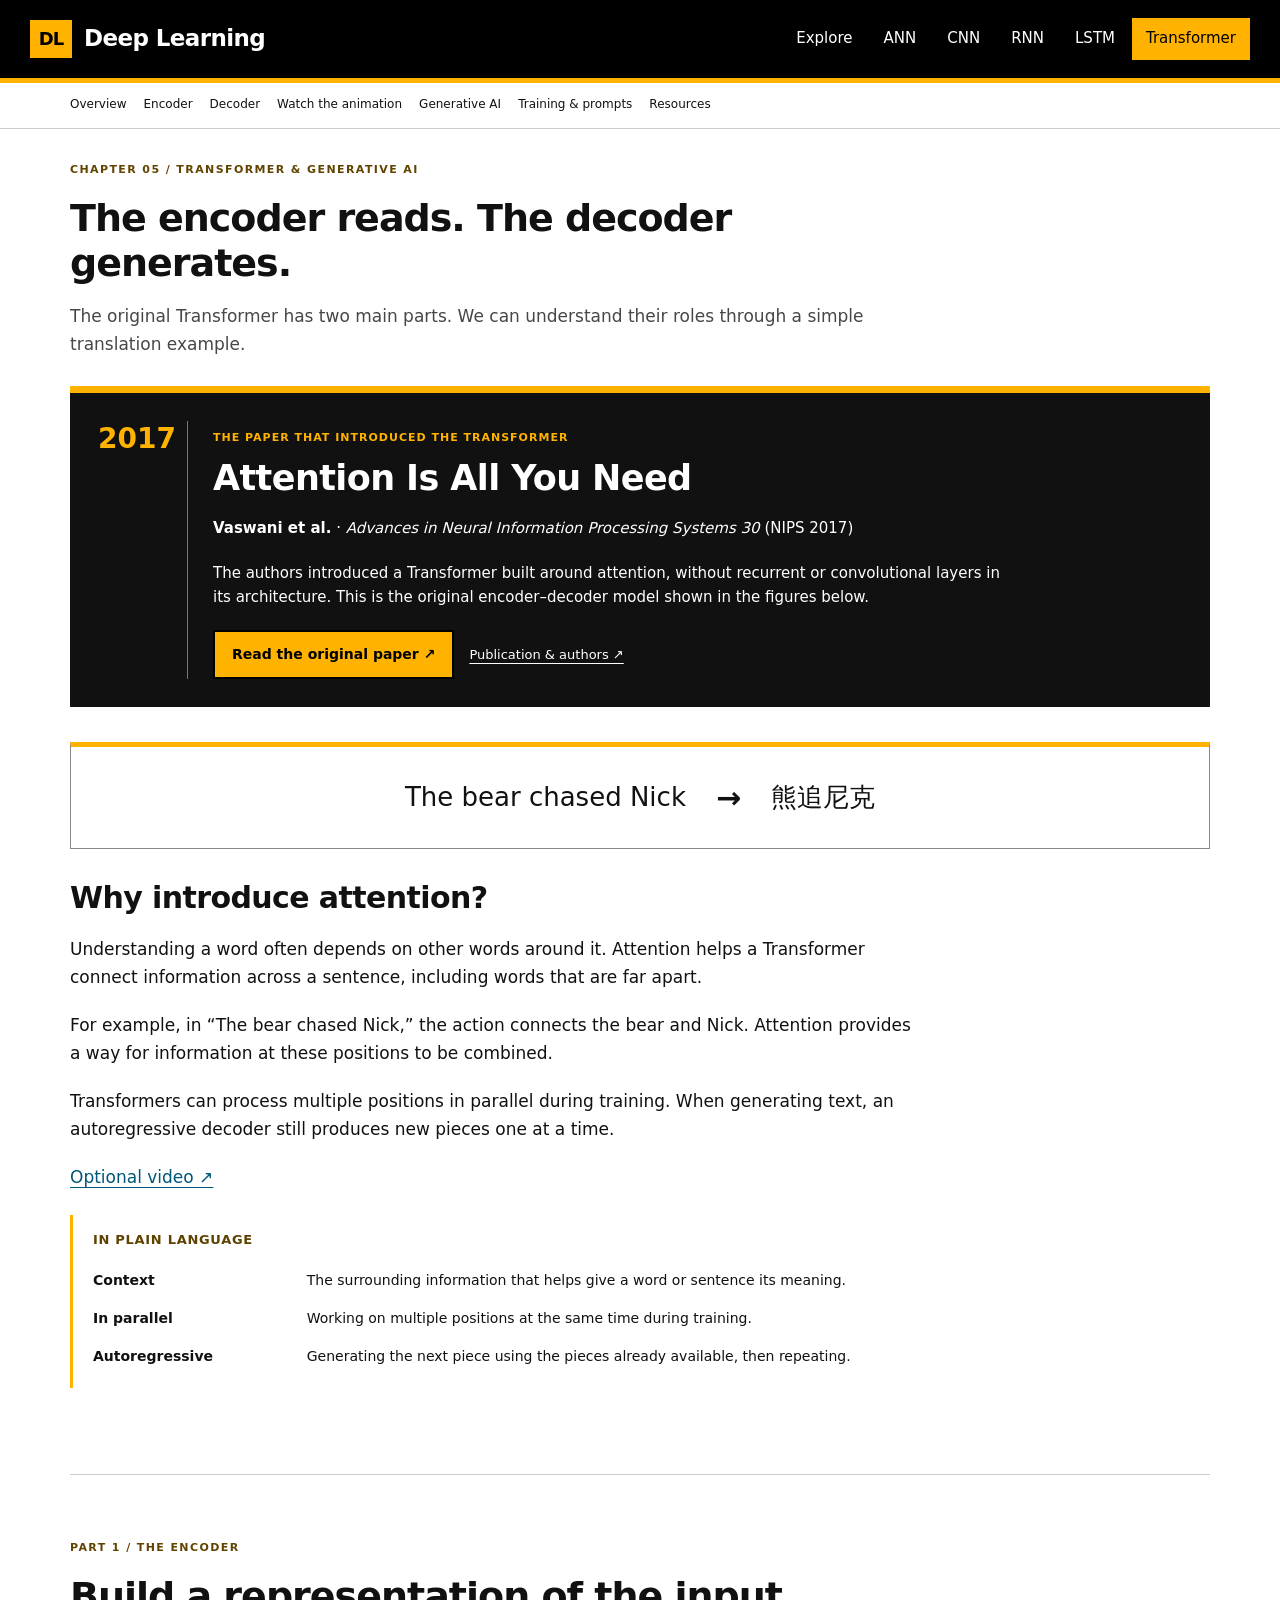
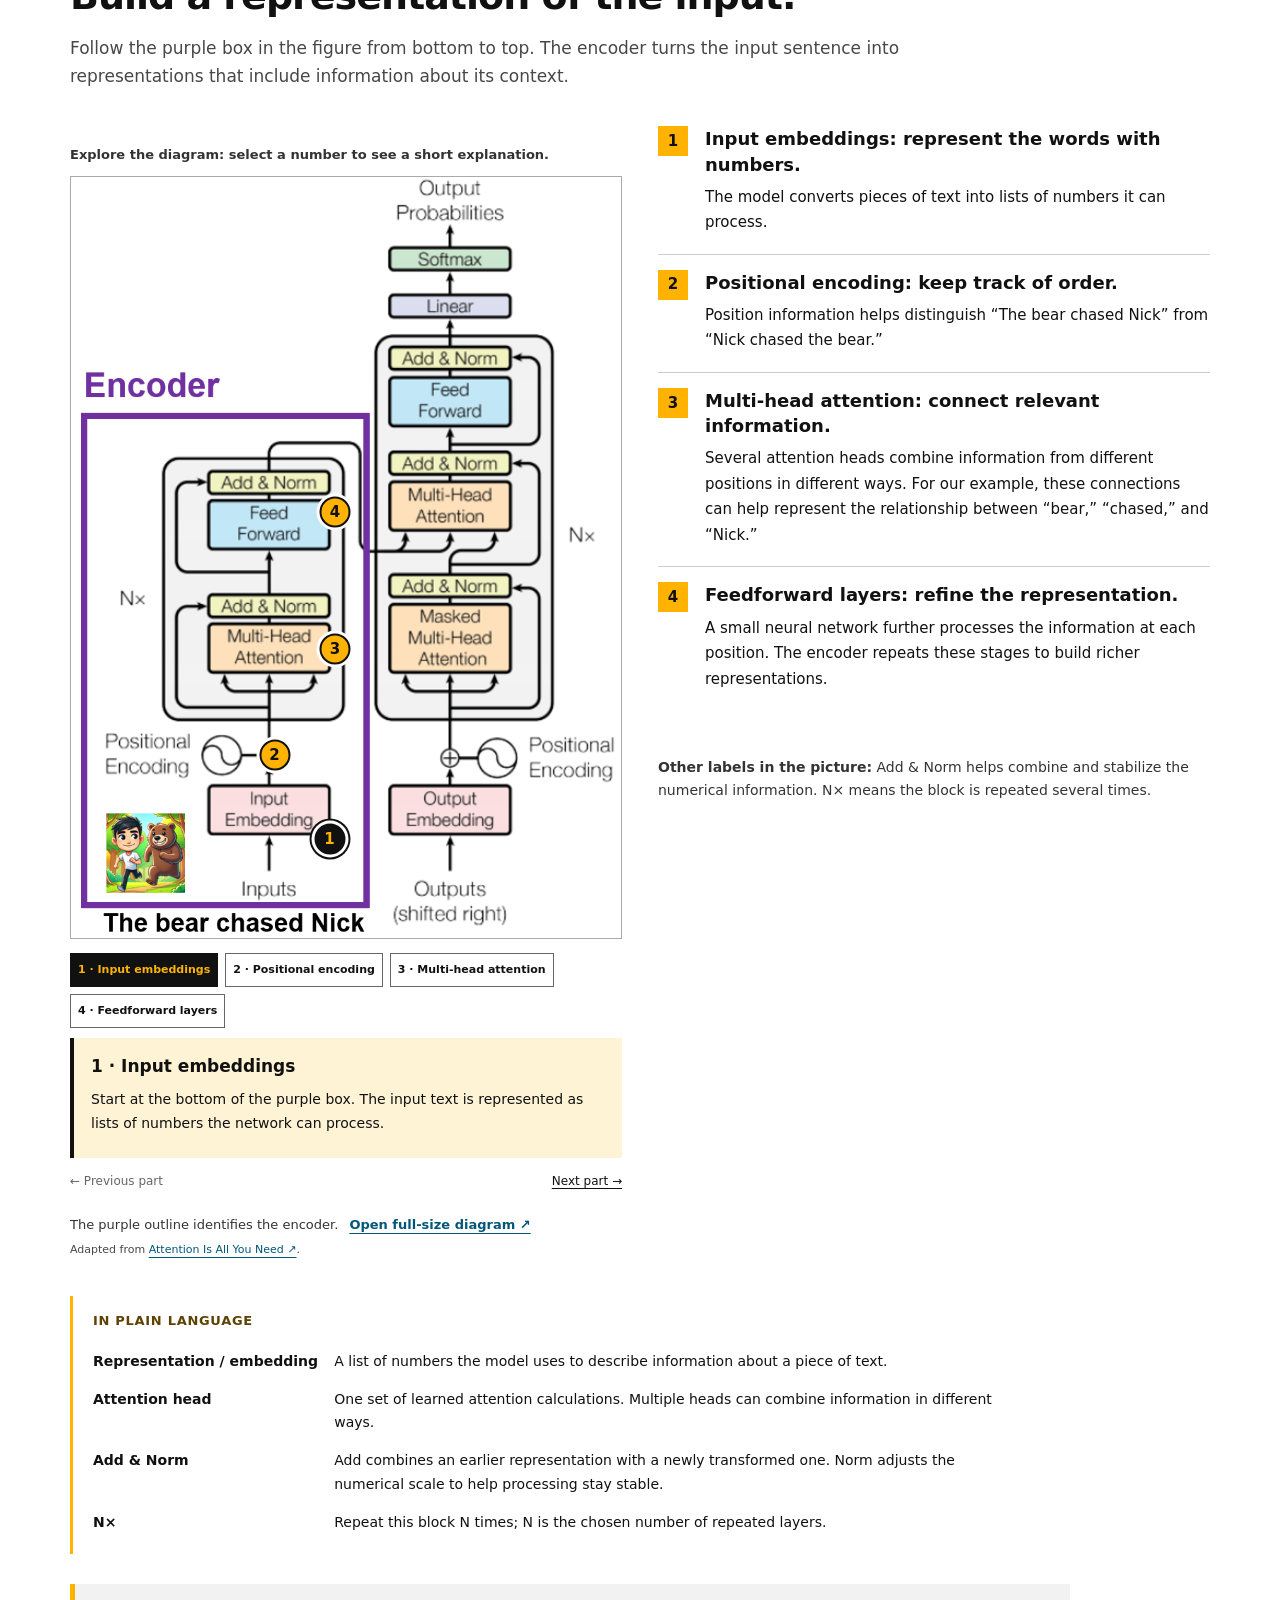
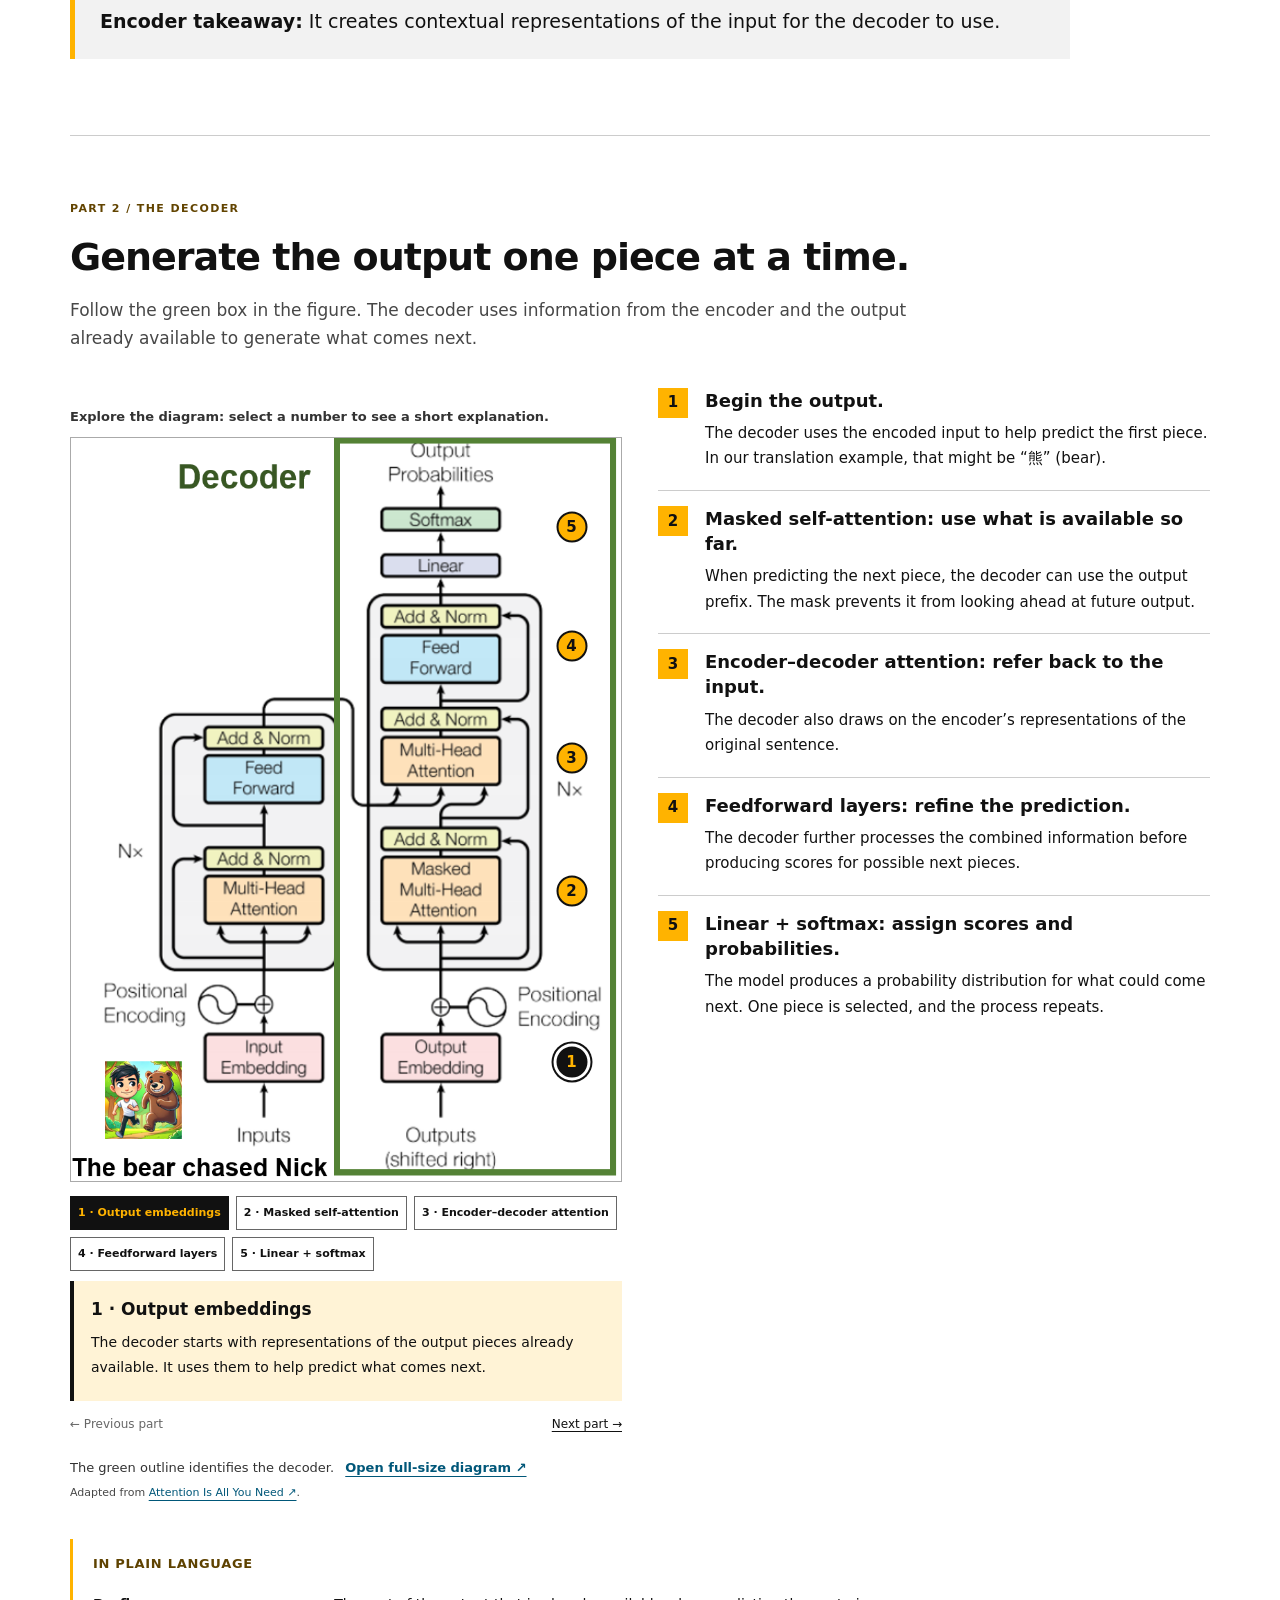
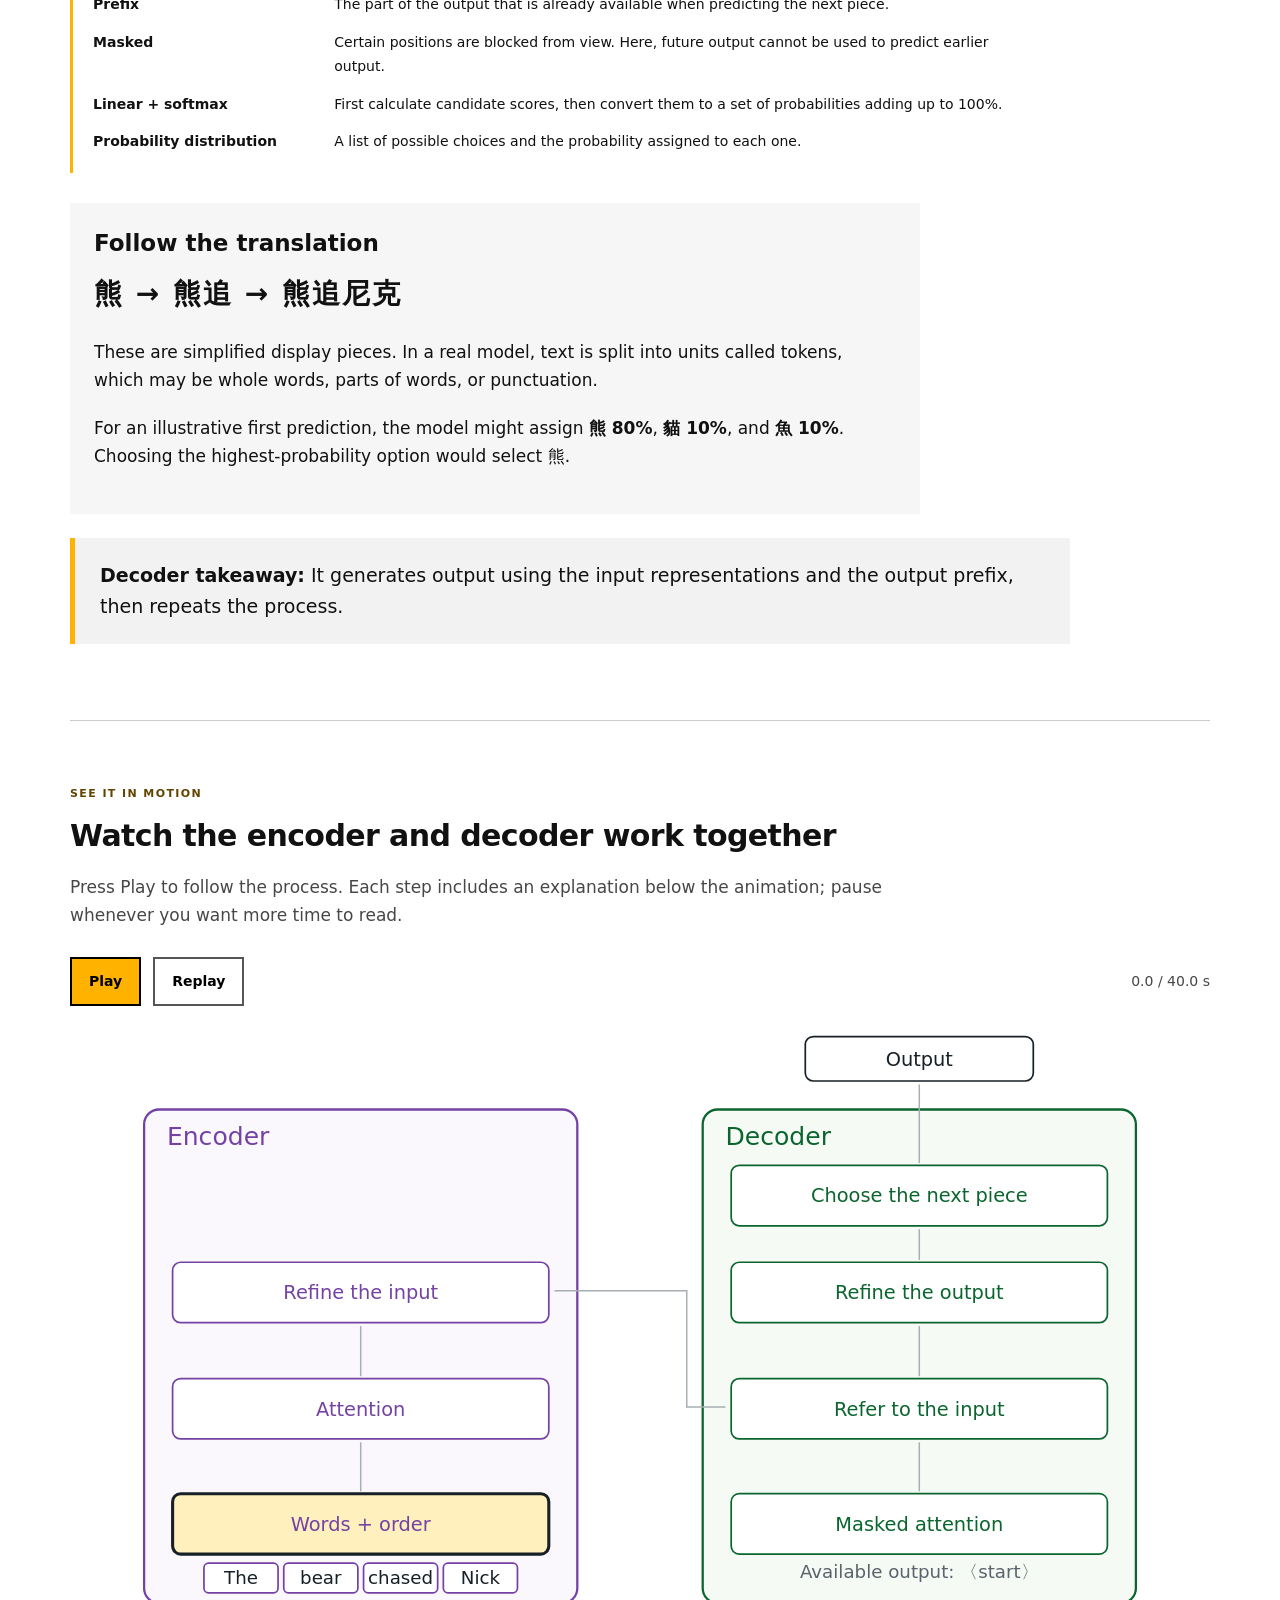
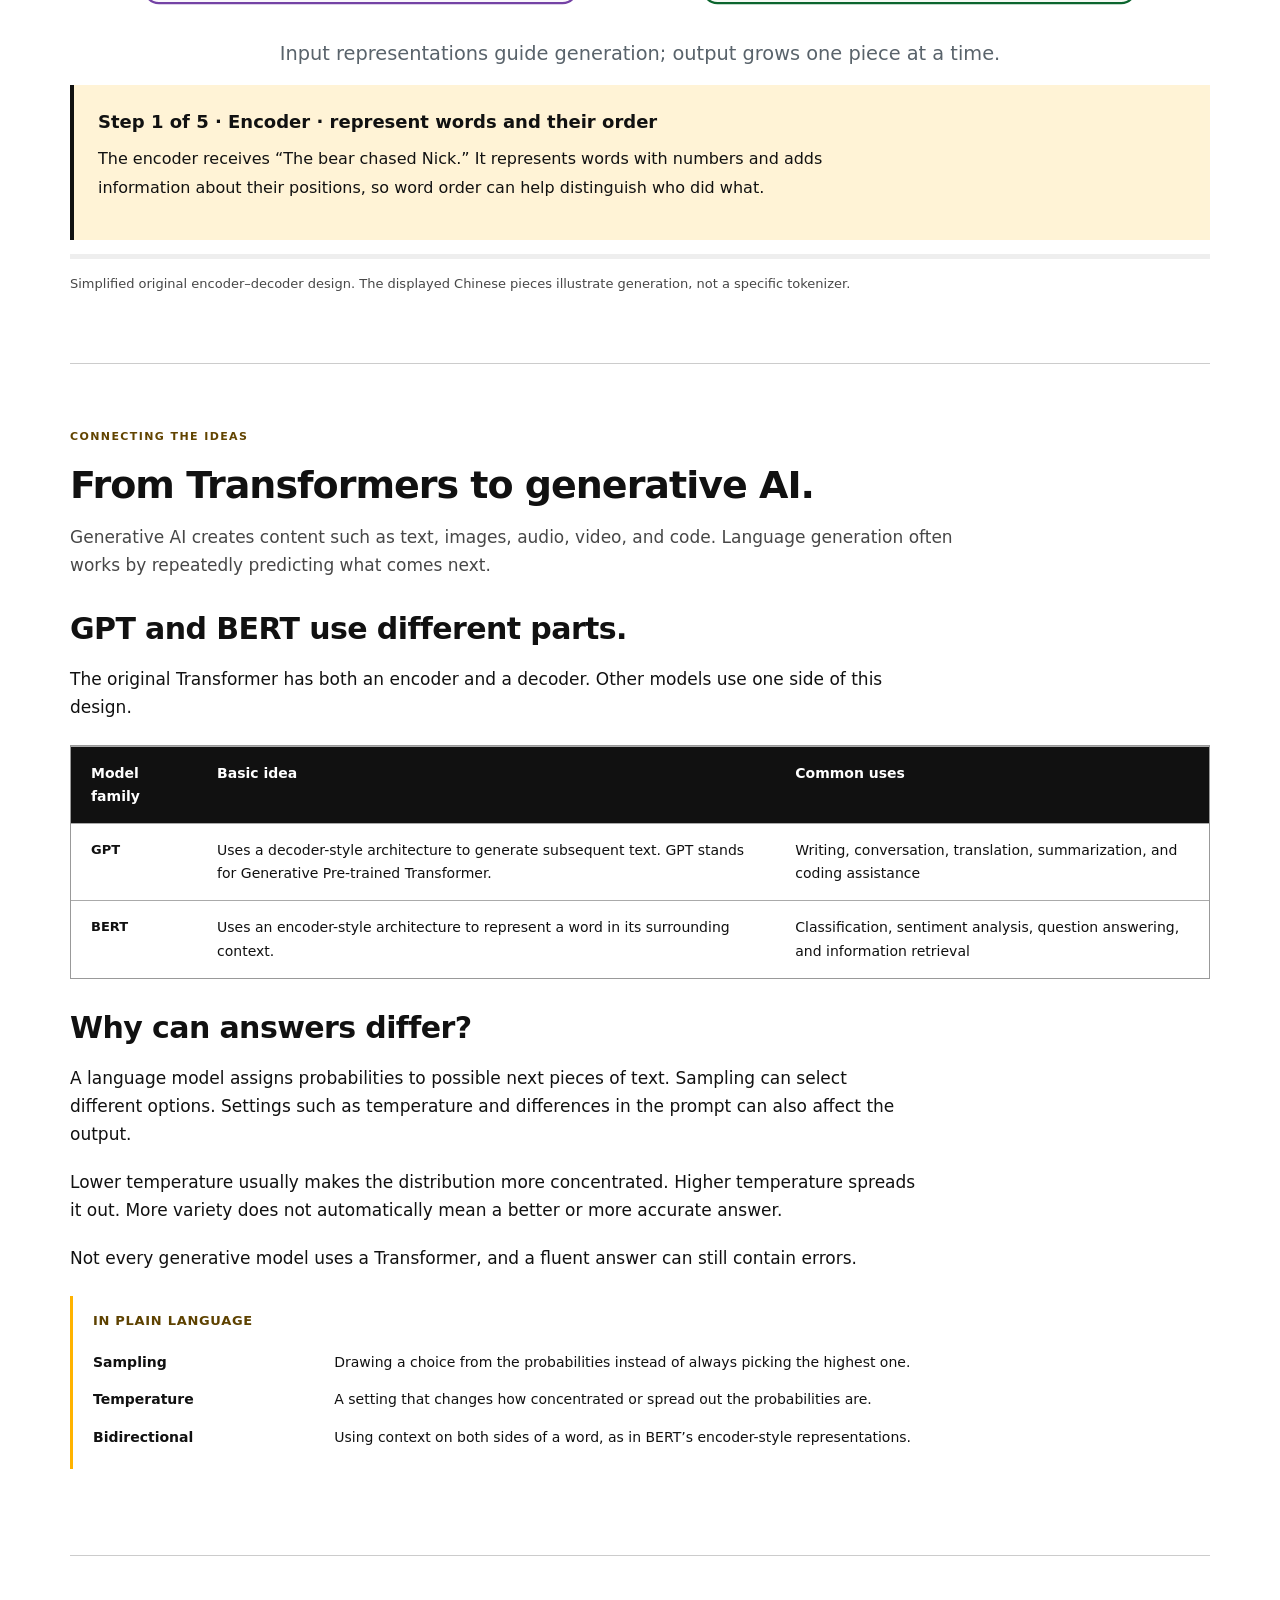
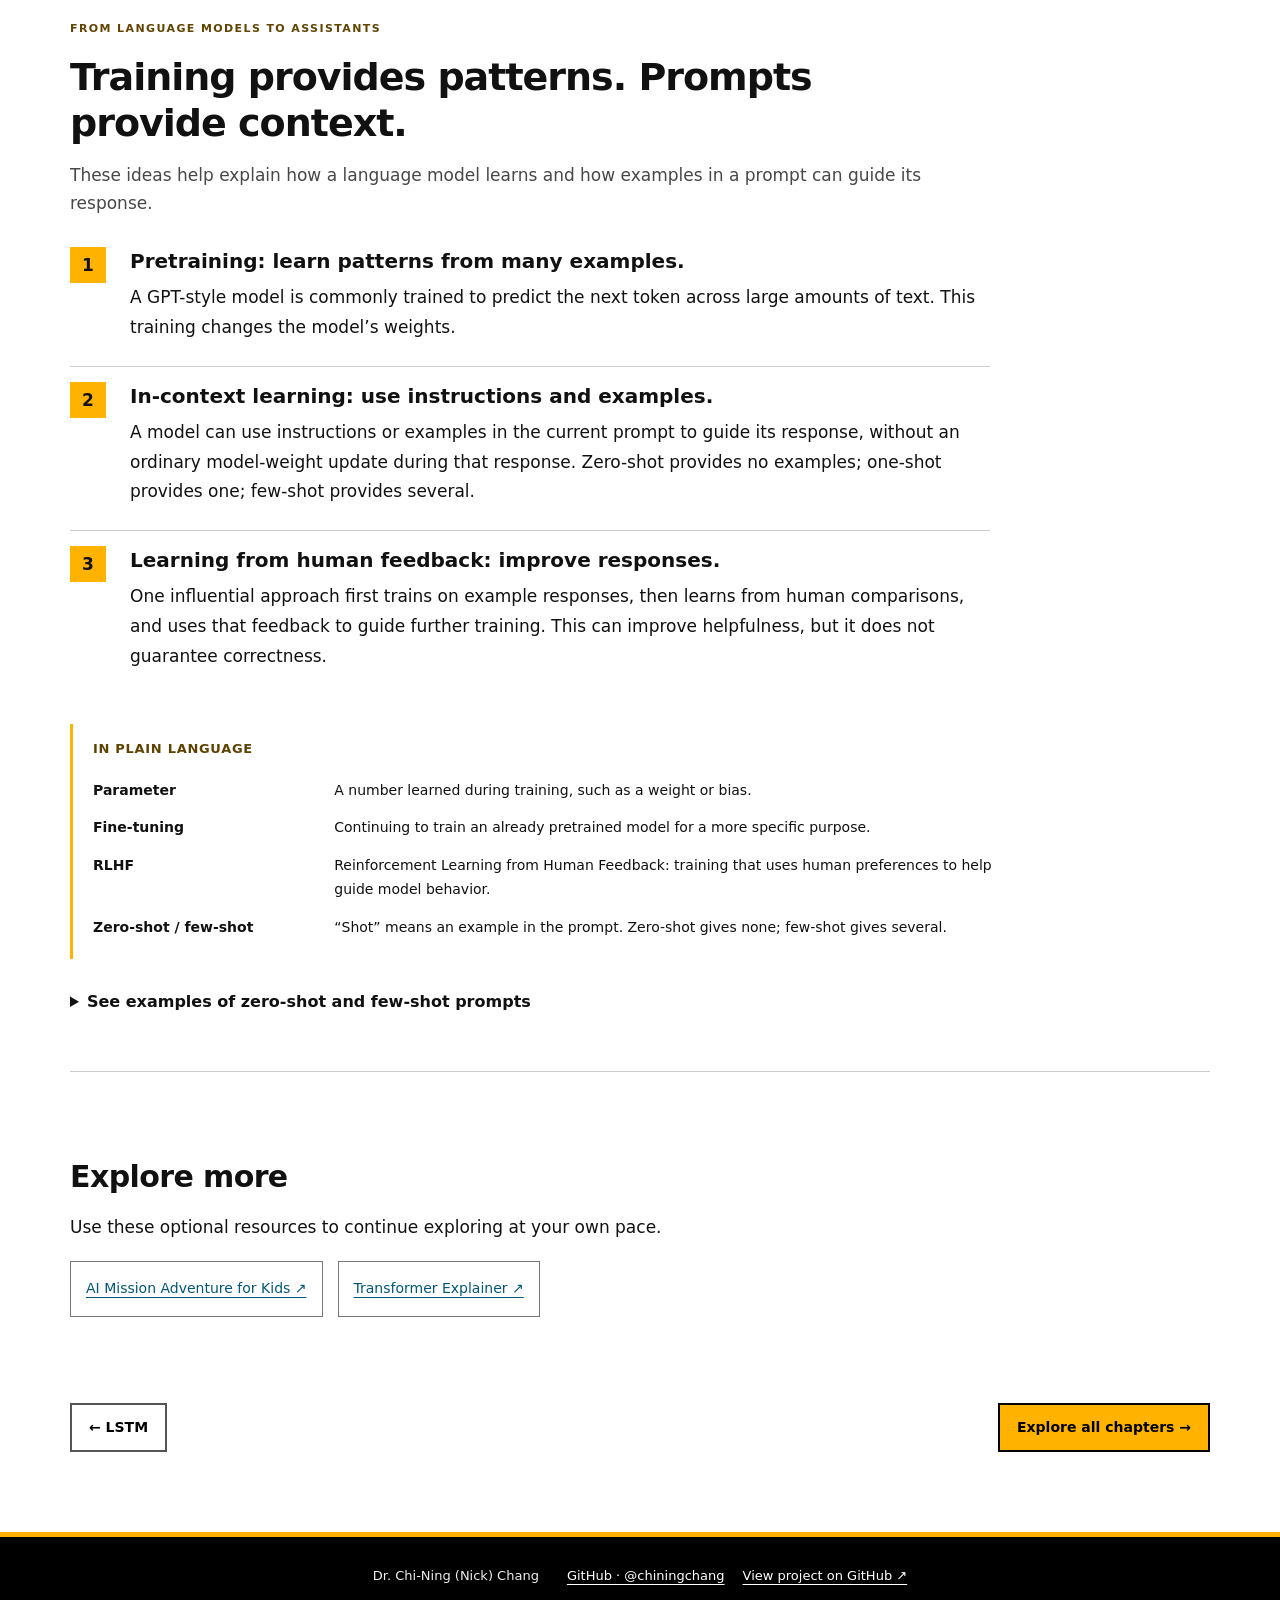
<file: transformer.html>
<!DOCTYPE html>

<html lang="en"><head><meta charset="utf-8"/><meta content="width=device-width,initial-scale=1" name="viewport"/><title>Transformer and Generative AI · Deep Learning</title><meta content="A beginner-friendly illustrated guide to Transformer and Generative AI." name="description"/><link href="style.css" rel="stylesheet"/><link href="concept-animations.css" rel="stylesheet"/></head><body><header><a class="brand" href="index.html"><span class="mark">DL</span> Deep Learning</a><nav aria-label="Architecture chapters" class="architecture-nav"><a href="index.html">Explore</a><a href="ann.html">ANN</a><a href="cnn.html">CNN</a><a href="rnn.html">RNN</a><a href="lstm.html">LSTM</a><a aria-current="page" class="active" href="transformer.html">Transformer</a></nav></header><nav aria-label="On this chapter" class="section-nav"><a href="#transformer-overview">Overview</a><a href="#encoder">Encoder</a><a href="#decoder">Decoder</a><a href="#transformer-animation">Watch the animation</a><a href="#generative-ai">Generative AI</a><a href="#learning-and-prompts">Training &amp; prompts</a><a href="#explore-more">Resources</a></nav><main><section class="chapter introduction" id="transformer-overview"><div class="lesson-heading"><span class="eyebrow">Chapter 05 / Transformer &amp; Generative AI</span><h1>The encoder reads. The decoder generates.</h1><p class="muted">The original Transformer has two main parts. We can understand their roles through a simple translation example.</p></div><aside aria-label="The original Transformer paper" class="paper-spotlight"><div class="paper-year">2017</div><div><span class="paper-label">The paper that introduced the Transformer</span><h2>Attention Is All You Need</h2><p><strong>Vaswani et al.</strong> · <em>Advances in Neural Information Processing Systems 30</em> (NIPS 2017)</p><p>The authors introduced a Transformer built around attention, without recurrent or convolutional layers in its architecture. This is the original encoder–decoder model shown in the figures below.</p><a class="btn" href="https://proceedings.neurips.cc/paper/2017/file/3f5ee243547dee91fbd053c1c4a845aa-Paper.pdf" rel="noopener noreferrer" target="_blank">Read the original paper ↗</a><a class="paper-citation-link" href="https://papers.nips.cc/paper_files/paper/2017/hash/3f5ee243547dee91fbd053c1c4a845aa-Abstract.html" rel="noopener noreferrer" target="_blank">Publication &amp; authors ↗</a></div></aside><div class="translation-example"><span>The bear chased Nick</span><b aria-hidden="true">→</b><span lang="zh-Hant">熊追尼克</span></div><div class="reading-block"><h2>Why introduce attention?</h2><p>Understanding a word often depends on other words around it. Attention helps a Transformer connect information across a sentence, including words that are far apart.</p><p>For example, in “The bear chased Nick,” the action connects the bear and Nick. Attention provides a way for information at these positions to be combined.</p><p>Transformers can process multiple positions in parallel during training. When generating text, an autoregressive decoder still produces new pieces one at a time.</p><p><a href="https://www.youtube.com/watch?v=BPh3T0JD6s8" rel="noopener noreferrer" target="_blank">Optional video ↗</a></p><aside aria-label="In plain language" class="plain-language"><h3>In plain language</h3><dl><div><dt>Context</dt><dd>The surrounding information that helps give a word or sentence its meaning.</dd></div><div><dt>In parallel</dt><dd>Working on multiple positions at the same time during training.</dd></div><div><dt>Autoregressive</dt><dd>Generating the next piece using the pieces already available, then repeating.</dd></div></dl></aside></div></section><section class="chapter" id="encoder"><div class="lesson-heading"><span class="eyebrow">Part 1 / The encoder</span><h1>Build a representation of the input.</h1><p class="muted">Follow the purple box in the figure from bottom to top. The encoder turns the input sentence into representations that include information about its context.</p></div><div class="figure-explanation"><figure class="original-figure portrait-figure" data-diagram-guide="encoder-guide"><p class="diagram-guide-hint">Explore the diagram: select a number to see a short explanation.</p><div class="figure-image-link diagram-explore-image"><img alt="The original Transformer architecture with the encoder outlined in purple. The input sentence is The bear chased Nick. Input embeddings, positional encoding, attention, feedforward layers, and Add and Norm are shown." height="1075" loading="lazy" src="assets/transformer-encoder-original.png" width="777"/><button aria-controls="encoder-guide-panel" aria-label="1. Input embeddings" aria-pressed="true" class="diagram-hotspot selected" data-spot-index="0" style="left:47%;top:87%;" title="Input embeddings" type="button">1</button><button aria-controls="encoder-guide-panel" aria-label="2. Positional encoding" aria-pressed="false" class="diagram-hotspot" data-spot-index="1" style="left:37%;top:76%;" title="Positional encoding" type="button">2</button><button aria-controls="encoder-guide-panel" aria-label="3. Multi-head attention" aria-pressed="false" class="diagram-hotspot" data-spot-index="2" style="left:48%;top:62%;" title="Multi-head attention" type="button">3</button><button aria-controls="encoder-guide-panel" aria-label="4. Feedforward layers" aria-pressed="false" class="diagram-hotspot" data-spot-index="3" style="left:48%;top:44%;" title="Feedforward layers" type="button">4</button></div><div aria-label="Parts of the diagram" class="diagram-guide-choices" role="group"><button aria-controls="encoder-guide-panel" aria-pressed="true" class="diagram-choice selected" data-spot-index="0" type="button">1 · Input embeddings</button><button aria-controls="encoder-guide-panel" aria-pressed="false" class="diagram-choice" data-spot-index="1" type="button">2 · Positional encoding</button><button aria-controls="encoder-guide-panel" aria-pressed="false" class="diagram-choice" data-spot-index="2" type="button">3 · Multi-head attention</button><button aria-controls="encoder-guide-panel" aria-pressed="false" class="diagram-choice" data-spot-index="3" type="button">4 · Feedforward layers</button></div><div aria-atomic="true" aria-live="polite" class="diagram-guide-panel" id="encoder-guide-panel"><h3 class="guide-title">1 · Input embeddings</h3><p class="guide-description">Start at the bottom of the purple box. The input text is represented as lists of numbers the network can process.</p></div><div class="diagram-guide-controls"><button class="guide-previous" disabled="" type="button">← Previous part</button><button class="guide-next" type="button">Next part →</button></div><script class="diagram-guide-data" type="application/json">[{"title": "Input embeddings", "description": "Start at the bottom of the purple box. The input text is represented as lists of numbers the network can process."}, {"title": "Positional encoding", "description": "Position information helps the model keep track of order. “The bear chased Nick” and “Nick chased the bear” use the same words differently."}, {"title": "Multi-head attention", "description": "Attention combines information from different positions. Multiple heads do this in different learned ways, helping build contextual representations."}, {"title": "Feedforward layers", "description": "These layers further transform the information at each position. Add & Norm combines and stabilizes the values, and N× means the block repeats."}]</script><figcaption>The purple outline identifies the encoder. <a href="assets/transformer-encoder-original.png" rel="noopener noreferrer" target="_blank">Open full-size diagram ↗</a><span class="image-credit">Adapted from <a href="https://proceedings.neurips.cc/paper/2017/file/3f5ee243547dee91fbd053c1c4a845aa-Paper.pdf" rel="noopener noreferrer" target="_blank">Attention Is All You Need ↗</a>.</span></figcaption></figure><div><ol class="picture-steps"><li><h3>Input embeddings: represent the words with numbers.</h3><p>The model converts pieces of text into lists of numbers it can process.</p></li><li><h3>Positional encoding: keep track of order.</h3><p>Position information helps distinguish “The bear chased Nick” from “Nick chased the bear.”</p></li><li><h3>Multi-head attention: connect relevant information.</h3><p>Several attention heads combine information from different positions in different ways. For our example, these connections can help represent the relationship between “bear,” “chased,” and “Nick.”</p></li><li><h3>Feedforward layers: refine the representation.</h3><p>A small neural network further processes the information at each position. The encoder repeats these stages to build richer representations.</p></li></ol><p class="figure-note"><strong>Other labels in the picture:</strong> Add &amp; Norm helps combine and stabilize the numerical information. N× means the block is repeated several times.</p></div></div><aside aria-label="In plain language" class="plain-language"><h3>In plain language</h3><dl><div><dt>Representation / embedding</dt><dd>A list of numbers the model uses to describe information about a piece of text.</dd></div><div><dt>Attention head</dt><dd>One set of learned attention calculations. Multiple heads can combine information in different ways.</dd></div><div><dt>Add &amp; Norm</dt><dd>Add combines an earlier representation with a newly transformed one. Norm adjusts the numerical scale to help processing stay stable.</dd></div><div><dt>N×</dt><dd>Repeat this block N times; N is the chosen number of repeated layers.</dd></div></dl></aside><p class="takeaway"><strong>Encoder takeaway:</strong> It creates contextual representations of the input for the decoder to use.</p></section><section class="chapter" id="decoder"><div class="lesson-heading"><span class="eyebrow">Part 2 / The decoder</span><h1>Generate the output one piece at a time.</h1><p class="muted">Follow the green box in the figure. The decoder uses information from the encoder and the output already available to generate what comes next.</p></div><div class="figure-explanation"><figure class="original-figure portrait-figure" data-diagram-guide="decoder-guide"><p class="diagram-guide-hint">Explore the diagram: select a number to see a short explanation.</p><div class="figure-image-link diagram-explore-image"><img alt="The original Transformer architecture with the decoder outlined in green. It includes output embeddings, positional encoding, masked attention, attention to the encoder, feedforward layers, linear scores, and softmax probabilities." height="1074" loading="lazy" src="assets/transformer-decoder-original.png" width="795"/><button aria-controls="decoder-guide-panel" aria-label="1. Output embeddings" aria-pressed="true" class="diagram-hotspot selected" data-spot-index="0" style="left:91%;top:84%;" title="Output embeddings" type="button">1</button><button aria-controls="decoder-guide-panel" aria-label="2. Masked self-attention" aria-pressed="false" class="diagram-hotspot" data-spot-index="1" style="left:91%;top:61%;" title="Masked self-attention" type="button">2</button><button aria-controls="decoder-guide-panel" aria-label="3. Encoder–decoder attention" aria-pressed="false" class="diagram-hotspot" data-spot-index="2" style="left:91%;top:43%;" title="Encoder–decoder attention" type="button">3</button><button aria-controls="decoder-guide-panel" aria-label="4. Feedforward layers" aria-pressed="false" class="diagram-hotspot" data-spot-index="3" style="left:91%;top:28%;" title="Feedforward layers" type="button">4</button><button aria-controls="decoder-guide-panel" aria-label="5. Linear + softmax" aria-pressed="false" class="diagram-hotspot" data-spot-index="4" style="left:91%;top:12%;" title="Linear + softmax" type="button">5</button></div><div aria-label="Parts of the diagram" class="diagram-guide-choices" role="group"><button aria-controls="decoder-guide-panel" aria-pressed="true" class="diagram-choice selected" data-spot-index="0" type="button">1 · Output embeddings</button><button aria-controls="decoder-guide-panel" aria-pressed="false" class="diagram-choice" data-spot-index="1" type="button">2 · Masked self-attention</button><button aria-controls="decoder-guide-panel" aria-pressed="false" class="diagram-choice" data-spot-index="2" type="button">3 · Encoder–decoder attention</button><button aria-controls="decoder-guide-panel" aria-pressed="false" class="diagram-choice" data-spot-index="3" type="button">4 · Feedforward layers</button><button aria-controls="decoder-guide-panel" aria-pressed="false" class="diagram-choice" data-spot-index="4" type="button">5 · Linear + softmax</button></div><div aria-atomic="true" aria-live="polite" class="diagram-guide-panel" id="decoder-guide-panel"><h3 class="guide-title">1 · Output embeddings</h3><p class="guide-description">The decoder starts with representations of the output pieces already available. It uses them to help predict what comes next.</p></div><div class="diagram-guide-controls"><button class="guide-previous" disabled="" type="button">← Previous part</button><button class="guide-next" type="button">Next part →</button></div><script class="diagram-guide-data" type="application/json">[{"title": "Output embeddings", "description": "The decoder starts with representations of the output pieces already available. It uses them to help predict what comes next."}, {"title": "Masked self-attention", "description": "The mask blocks future output information. The decoder uses the available prefix rather than peeking ahead."}, {"title": "Encoder–decoder attention", "description": "This connection lets the decoder refer back to the encoder’s representation of the original sentence."}, {"title": "Feedforward layers", "description": "The decoder further processes the combined information before producing candidate scores."}, {"title": "Linear + softmax", "description": "The linear layer produces scores and softmax turns them into probabilities for possible next pieces of text. A piece is selected, then generation continues."}]</script><figcaption>The green outline identifies the decoder. <a href="assets/transformer-decoder-original.png" rel="noopener noreferrer" target="_blank">Open full-size diagram ↗</a><span class="image-credit">Adapted from <a href="https://proceedings.neurips.cc/paper/2017/file/3f5ee243547dee91fbd053c1c4a845aa-Paper.pdf" rel="noopener noreferrer" target="_blank">Attention Is All You Need ↗</a>.</span></figcaption></figure><div><ol class="picture-steps"><li><h3>Begin the output.</h3><p>The decoder uses the encoded input to help predict the first piece. In our translation example, that might be “熊” (bear).</p></li><li><h3>Masked self-attention: use what is available so far.</h3><p>When predicting the next piece, the decoder can use the output prefix. The mask prevents it from looking ahead at future output.</p></li><li><h3>Encoder–decoder attention: refer back to the input.</h3><p>The decoder also draws on the encoder’s representations of the original sentence.</p></li><li><h3>Feedforward layers: refine the prediction.</h3><p>The decoder further processes the combined information before producing scores for possible next pieces.</p></li><li><h3>Linear + softmax: assign scores and probabilities.</h3><p>The model produces a probability distribution for what could come next. One piece is selected, and the process repeats.</p></li></ol></div></div><aside aria-label="In plain language" class="plain-language"><h3>In plain language</h3><dl><div><dt>Prefix</dt><dd>The part of the output that is already available when predicting the next piece.</dd></div><div><dt>Masked</dt><dd>Certain positions are blocked from view. Here, future output cannot be used to predict earlier output.</dd></div><div><dt>Linear + softmax</dt><dd>First calculate candidate scores, then convert them to a set of probabilities adding up to 100%.</dd></div><div><dt>Probability distribution</dt><dd>A list of possible choices and the probability assigned to each one.</dd></div></dl></aside><div class="story-example"><h3>Follow the translation</h3><p class="translation-steps" lang="zh-Hant">熊 → 熊追 → 熊追尼克</p><p>These are simplified display pieces. In a real model, text is split into units called tokens, which may be whole words, parts of words, or punctuation.</p><p>For an illustrative first prediction, the model might assign <strong>熊 80%</strong>, <strong>貓 10%</strong>, and <strong>魚 10%</strong>. Choosing the highest-probability option would select 熊.</p></div><p class="takeaway"><strong>Decoder takeaway:</strong> It generates output using the input representations and the output prefix, then repeats the process.</p></section><section aria-labelledby="transformer-animation-title" class="chapter" id="transformer-animation"><div class="lesson-heading"><span class="eyebrow">See it in motion</span><h2 id="transformer-animation-title">Watch the encoder and decoder work together</h2><p class="muted">Press Play to follow the process. Each step includes an explanation below the animation; pause whenever you want more time to read.</p></div><div class="concept-animation" data-model="transformer">
<div class="dl-controls"><button aria-pressed="false" class="btn" data-play="" type="button">Play</button><button class="btn secondary" data-replay="" type="button">Replay</button><span aria-hidden="true" class="text-small dl-time" data-time=""></span></div>
<div class="dl-scene" data-scene=""></div>
<div aria-atomic="true" aria-live="polite" class="dl-caption" data-caption=""></div><div aria-label="Transformer animation progress" aria-valuemax="100" aria-valuemin="0" aria-valuenow="0" class="progress" role="progressbar"><div class="progress-bar" style="width:0%"></div></div>
<p class="text-small dl-note">Simplified original encoder–decoder design. The displayed Chinese pieces illustrate generation, not a specific tokenizer.</p>
<noscript>Enable JavaScript to play this animation. The original diagram and written explanation are available on this page.</noscript></div></section><section class="chapter" id="generative-ai"><div class="lesson-heading"><span class="eyebrow">Connecting the ideas</span><h1>From Transformers to generative AI.</h1><p class="muted">Generative AI creates content such as text, images, audio, video, and code. Language generation often works by repeatedly predicting what comes next.</p></div><div class="reading-block"><h2>GPT and BERT use different parts.</h2><p>The original Transformer has both an encoder and a decoder. Other models use one side of this design.</p></div><div class="table-wrap"><table><thead><tr><th>Model family</th><th>Basic idea</th><th>Common uses</th></tr></thead><tbody><tr><th>GPT</th><td>Uses a decoder-style architecture to generate subsequent text. GPT stands for Generative Pre-trained Transformer.</td><td>Writing, conversation, translation, summarization, and coding assistance</td></tr><tr><th>BERT</th><td>Uses an encoder-style architecture to represent a word in its surrounding context.</td><td>Classification, sentiment analysis, question answering, and information retrieval</td></tr></tbody></table></div><div class="reading-block"><h2>Why can answers differ?</h2><p>A language model assigns probabilities to possible next pieces of text. Sampling can select different options. Settings such as temperature and differences in the prompt can also affect the output.</p><p>Lower temperature usually makes the distribution more concentrated. Higher temperature spreads it out. More variety does not automatically mean a better or more accurate answer.</p><p>Not every generative model uses a Transformer, and a fluent answer can still contain errors.</p></div><aside aria-label="In plain language" class="plain-language"><h3>In plain language</h3><dl><div><dt>Sampling</dt><dd>Drawing a choice from the probabilities instead of always picking the highest one.</dd></div><div><dt>Temperature</dt><dd>A setting that changes how concentrated or spread out the probabilities are.</dd></div><div><dt>Bidirectional</dt><dd>Using context on both sides of a word, as in BERT’s encoder-style representations.</dd></div></dl></aside></section><section class="chapter" id="learning-and-prompts"><div class="lesson-heading"><span class="eyebrow">From language models to assistants</span><h1>Training provides patterns. Prompts provide context.</h1><p class="muted">These ideas help explain how a language model learns and how examples in a prompt can guide its response.</p></div><ol class="picture-steps"><li><h3>Pretraining: learn patterns from many examples.</h3><p>A GPT-style model is commonly trained to predict the next token across large amounts of text. This training changes the model’s weights.</p></li><li><h3>In-context learning: use instructions and examples.</h3><p>A model can use instructions or examples in the current prompt to guide its response, without an ordinary model-weight update during that response. Zero-shot provides no examples; one-shot provides one; few-shot provides several.</p></li><li><h3>Learning from human feedback: improve responses.</h3><p>One influential approach first trains on example responses, then learns from human comparisons, and uses that feedback to guide further training. This can improve helpfulness, but it does not guarantee correctness.</p></li></ol><aside aria-label="In plain language" class="plain-language"><h3>In plain language</h3><dl><div><dt>Parameter</dt><dd>A number learned during training, such as a weight or bias.</dd></div><div><dt>Fine-tuning</dt><dd>Continuing to train an already pretrained model for a more specific purpose.</dd></div><div><dt>RLHF</dt><dd>Reinforcement Learning from Human Feedback: training that uses human preferences to help guide model behavior.</dd></div><div><dt>Zero-shot / few-shot</dt><dd>“Shot” means an example in the prompt. Zero-shot gives none; few-shot gives several.</dd></div></dl></aside><details class="prompt-illustrations"><summary>See examples of zero-shot and few-shot prompts</summary><figure class="original-figure"><a aria-label="Open full-size diagram" class="figure-image-link" href="assets/zero-shot-original.png" rel="noopener noreferrer" target="_blank"><img alt="A sentiment-analysis instruction without examples, followed by the response Negative." height="435" loading="lazy" src="assets/zero-shot-original.png" width="1649"/></a><figcaption>Zero-shot: the prompt gives an instruction without a worked example. <a href="assets/zero-shot-original.png" rel="noopener noreferrer" target="_blank">Open full-size diagram ↗</a></figcaption></figure><figure class="original-figure"><a aria-label="Open full-size diagram" class="figure-image-link" href="assets/few-shot-original.png" rel="noopener noreferrer" target="_blank"><img alt="Several examples define categories A and B, followed by a new sentence to classify." height="708" loading="lazy" src="assets/few-shot-original.png" width="1231"/></a><figcaption>Few-shot: several labeled examples show the intended pattern. <a href="assets/few-shot-original.png" rel="noopener noreferrer" target="_blank">Open full-size diagram ↗</a></figcaption></figure></details></section><section class="chapter" id="explore-more"><div class="reading-block"><h2>Explore more</h2><p>Use these optional resources to continue exploring at your own pace.</p><div class="resource-links"><a href="https://chiningchang.github.io/AI-Mission-Adventure-for-Kids/" rel="noopener noreferrer" target="_blank">AI Mission Adventure for Kids ↗</a><a href="https://poloclub.github.io/transformer-explainer/" rel="noopener noreferrer" target="_blank">Transformer Explainer ↗</a></div></div></section><div class="chapter-links"><a class="btn secondary" href="lstm.html">← LSTM</a><a class="btn" href="index.html">Explore all chapters →</a></div></main><footer><div class="footer-identity"><span>Dr. Chi-Ning (Nick) Chang</span></div><nav aria-label="GitHub links" class="footer-links"><a href="https://github.com/chiningchang" rel="noopener noreferrer" target="_blank">GitHub · @chiningchang</a><a href="https://github.com/chiningchang/Deep-Learning" rel="noopener noreferrer" target="_blank">View project on GitHub ↗</a></nav></footer><script src="diagram-guide.js"></script><script src="concept-animations.js"></script></body></html>
</file>
<file: style.css>
:root{--gold:#ffb300;--ink:#111;--muted:#474747;--line:#ccc;--paper:#fff;--blue:#006894;--rust:#b02e01}*{box-sizing:border-box}html{scroll-behavior:smooth}body{margin:0;background:#fff;color:var(--ink);font:17px/1.65 system-ui,-apple-system,BlinkMacSystemFont,'Segoe UI',sans-serif}button,input,select{font:inherit}button{cursor:pointer}button:focus-visible,input:focus-visible,select:focus-visible,summary:focus-visible,a:focus-visible{outline:3px solid #006894;outline-offset:4px}a{color:#005779;text-underline-offset:4px}header{background:#000;color:white;position:sticky;top:0;z-index:10;display:flex;justify-content:space-between;gap:20px;align-items:center;flex-wrap:wrap;padding:18px max(24px,calc((100vw - 1220px)/2));border-bottom:5px solid var(--gold)}.brand{font-size:23px;display:flex;align-items:center;gap:12px;font-weight:800;letter-spacing:-.6px}.mark{background:var(--gold);color:black;width:42px;height:38px;display:grid;place-items:center;font-size:18px;letter-spacing:-1px}nav{display:flex;gap:3px;flex-wrap:wrap}nav a{color:white;text-decoration:none;font-size:12px;padding:6px 9px;border-bottom:2px solid transparent}nav a:hover,nav a.active{color:var(--gold);border-color:var(--gold)}main{max-width:1200px;margin:auto;padding:25px 30px 50px}.chapter{padding:56px 0;border:0;scroll-margin-top:125px}main>.chapter+.chapter{border-top:1px solid var(--line)}.chapter.introduction{padding-top:0}.hero{display:grid;grid-template-columns:1.1fr 1fr;align-items:center;gap:40px;background:#111;color:white;padding:42px;margin-top:10px}.hero h1{font-size:clamp(40px,4.7vw,62px);line-height:1.08;letter-spacing:-2px;margin:25px 0;font-weight:850}.hero h1 em{color:var(--gold);font-style:normal}.hero .muted{color:#ededed}.hero .minitext{color:#e3e3e3}.hero .actions{align-items:start;flex-direction:column}.pill{font-size:10px;font-weight:750;letter-spacing:1.6px;display:flex;gap:9px;align-items:center}.dot{width:8px;height:8px;background:var(--gold);border-radius:50%}.hero-art{background:#fff;color:#111;position:relative;padding:36px 12px 18px}.hero-art svg{width:100%;height:auto}.stamp{background:var(--gold);color:black;position:absolute;top:0;right:0;padding:8px 14px;font-size:12px;font-weight:750}.art-caption{text-align:center;font-size:14px;font-weight:700}.eyebrow{font-size:11px;letter-spacing:1.4px;text-transform:uppercase;font-weight:800;color:#624400}h1,h2,h3{color:inherit}h2{font-size:30px;line-height:1.25;letter-spacing:-.6px;margin:12px 0 18px}h3{font-size:19px;line-height:1.4;margin:0 0 12px}p{margin:10px 0 20px}.muted{color:var(--muted)}.subtitle{font-size:18px;max-width:630px}.overview-text{max-width:850px;margin-top:35px}.roadmap{border-left:5px solid var(--gold);background:#f1f1f1;padding:17px 22px;margin-bottom:30px;font-size:14px}.roadmap strong,.roadmap span{display:block}.roadmap span{color:#414141;margin-top:4px}.learning-goals{background:var(--gold);padding:22px 26px;margin-top:25px;color:#000;font-size:15px}.learning-goals span{display:block;margin-top:7px}.learning-goals span:before{content:'✓';font-weight:800;margin-right:10px}.lesson-heading{max-width:890px;margin-bottom:28px}.lesson-heading h1{font-size:38px;line-height:1.2;letter-spacing:-1px;margin:15px 0}.lesson-heading>p{font-size:17px}.workspace{display:grid;grid-template-columns:minmax(0,1.7fr) minmax(270px,1fr);gap:25px}.lab{background:#fff;border:1px solid var(--line);padding:26px;min-width:0;border-radius:0}.aside{padding:26px;background:#f1f1f1;border:1px solid #b6b6b6;align-self:start}.aside p{font-size:15px}.actions,.controls{display:flex;gap:12px;flex-wrap:wrap;align-items:center}.controls{margin:20px 0}.controls label{font-size:14px}button.btn,a.btn{border:2px solid #000;background:var(--gold);color:black;text-decoration:none;display:inline-block;padding:11px 17px;font-size:14px;font-weight:750;border-radius:0}button.btn:hover,a.btn:hover{background:#ffca4c}.btn.secondary{background:white;color:black;border-color:#555}.btn.secondary:hover{background:#ededed}.btn:disabled{opacity:.5;cursor:default}select{padding:7px 9px;border:1px solid #777;background:white;color:#111;border-radius:0}.network-choice,.tabs{display:flex;flex-wrap:wrap;gap:8px;margin:10px 0 20px}.network-choice button,.tabs button{background:white;border:1px solid #777;padding:9px 12px;font-size:13px;font-weight:650;color:#111}.network-choice button:hover,.tabs button:hover{background:#ededed}.tabs button.selected{background:#000;color:var(--gold);border-color:#000}.diagram{width:100%;height:auto;display:block}.range-row{display:grid;grid-template-columns:1fr 1.3fr 48px;align-items:center;gap:12px;margin:19px 0;font-size:14px}input[type=range]{width:100%;accent-color:#111}output{font-variant-numeric:tabular-nums;color:#111;font-weight:750}.probs>div{font-size:14px;margin:15px 0}.probs output{float:right;min-width:55px;text-align:right}.probbar{height:13px;background:#d1d1d1;overflow:hidden}.probbar span{display:block;background:#111;height:100%;transition:width .2s}.equation{padding:20px;background:#f1f1f1;border-left:4px solid var(--gold);text-align:center;font-size:18px;margin:22px 0;overflow-wrap:anywhere}.equation small{display:block;font-size:13px;color:#3b3b3b;margin-top:5px}.callout{padding:18px 21px;background:#fff0c8;border-left:4px solid #9b6c00;color:#111;font-size:14px;margin-top:22px}.metric{display:flex;gap:24px;flex-wrap:wrap;margin:20px 0;font-size:12px}.metric strong{display:block;font-size:25px;color:#111}.neuron-flow{display:flex;align-items:center;justify-content:space-between;gap:10px;flex-wrap:wrap;background:#f1f1f1;padding:20px;margin-top:24px}.neuron-flow small{display:block;font-size:9px;font-weight:700;letter-spacing:.5px}.neuron-flow strong{font-size:15px}.minitext,.footnote{font-size:12px;color:#454545}.footnote{margin-top:20px}.badge{display:inline-block;background:#111;color:#fff;padding:5px 9px;font-size:10px;letter-spacing:.7px;font-weight:750}.reading-block{max-width:850px;margin-top:30px}details{font-size:14px;margin-top:22px}summary{cursor:pointer;font-weight:750}details p{font-size:14px}.table-wrap{overflow-x:auto;border:1px solid #999;background:white;margin-top:24px}table{width:100%;border-collapse:collapse;text-align:left;font-size:14px}caption{text-align:left;padding:17px 20px;font-size:15px;font-weight:750}th,td{padding:15px 20px;border-top:1px solid #aaa;vertical-align:top;min-width:100px}thead{background:#111;color:white}tbody th{font-size:13px}.lab .table-wrap th,.lab .table-wrap td{padding:13px 14px;font-size:12px}.lab .table-wrap caption{font-size:14px;padding:15px}.comparison{display:grid;grid-template-columns:1fr 1fr;gap:22px}.comparison>div{border:1px solid #999;border-top:4px solid var(--gold);padding:27px}.activation-plot{width:100%;height:auto;display:block;border:1px solid #a0a0a0;background:#fff}canvas{display:block;width:100%;height:auto;border:1px solid #999;background:white}footer{border-top:5px solid #ffb300;background:black;color:white;display:flex;justify-content:center;align-items:center;text-align:center;gap:28px;flex-wrap:wrap;padding:23px max(25px,calc((100vw - 1140px)/2));font-size:13px}.hidden{display:none!important}.cycle-lab{margin-bottom:30px!important}.cycle-heading{display:flex;align-items:start;justify-content:space-between;gap:20px}.cycle-heading h2{font-size:27px}.animation-controls{display:flex;align-items:center;gap:12px;flex-wrap:wrap;margin:24px 0}.animation-controls label{font-size:13px}.animation-scroll{overflow-x:auto;border:1px solid #999;background:#fafafa}.animation-scroll svg{display:block;width:100%;min-width:760px;height:auto}.stage-narration{border-left:5px solid var(--gold);padding:20px 24px;background:#f1f1f1;min-height:175px;margin-top:20px}.stage-narration h3{font-size:23px;margin:6px 0}.stage-narration p{font-size:15px;margin-bottom:0}.animation-explanation{display:grid;grid-template-columns:1.2fr 1fr;gap:30px;margin-top:28px}.math-steps{font-size:15px;font-variant-numeric:tabular-nums;line-height:1.9}.math-steps code{font-size:14px;font-family:ui-monospace,monospace;white-space:normal;overflow-wrap:anywhere}.bias-explainer{padding:22px;background:#fff0c8;border:1px solid #b88800;font-size:14px}.bias-explainer p{margin-bottom:12px}.bias-row{background:#fff0c8}.gradient-flow{stroke-dasharray:12 8;animation:flow 1s linear infinite}.animation-paused .gradient-flow{animation-play-state:paused}.pulse-ring{animation:pulse 1.1s ease-in-out infinite;transform-box:fill-box;transform-origin:center}.animation-paused .pulse-ring{animation-play-state:paused}@keyframes flow{to{stroke-dashoffset:-40}}@keyframes pulse{50%{opacity:.4}}@media(max-width:850px){main{padding:20px}.hero,.workspace,.animation-explanation{grid-template-columns:1fr}.hero{padding:26px;gap:30px}.hero-art{max-width:500px}.hero h1{font-size:46px}.comparison{grid-template-columns:1fr}header{padding:13px 20px;gap:10px}nav a{font-size:11px;padding:5px}.chapter{scroll-margin-top:165px;padding:44px 0}.lesson-heading h1{font-size:32px}.lab,.aside{padding:20px}.cycle-heading{display:block}.cycle-heading .badge{margin-bottom:12px}.range-row{grid-template-columns:1fr 1fr 45px;gap:10px}.table-wrap{max-width:100%}.animation-controls .btn{font-size:12px;padding:9px 12px}footer{padding:20px}.hero .subtitle{font-size:16px}}@media(prefers-reduced-motion:reduce){html{scroll-behavior:auto}*{transition:none!important}.gradient-flow,.pulse-ring{animation:none!important}}
a.brand{color:white;text-decoration:none}.architecture-nav a{font-size:15px;padding:7px 13px;border:1px solid transparent;min-height:42px}.architecture-nav a.active{background:#ffb300;color:#000;border-color:#ffb300}.architecture-nav a:hover{border-color:#ffb300}.section-nav{position:sticky;top:84px;z-index:9;padding:9px max(24px,calc((100vw - 1140px)/2));display:flex;gap:17px;flex-wrap:wrap;background:#fff;border-bottom:1px solid var(--line)}.section-nav a{color:#111;font-size:12px;padding:2px 0;border-bottom:2px solid transparent}.section-nav a.active{border-color:#111;font-weight:750}.chapter{scroll-margin-top:170px}.overview-visual{background:#ffb300;color:#111;padding:27px}.overview-label{font-size:10px;letter-spacing:1.4px;font-weight:800;margin-bottom:17px}.architecture-stack{display:grid;gap:9px}.architecture-stack>a{display:flex;justify-content:space-between;gap:15px;align-items:center;padding:12px 15px;border:1px solid #111;font-size:20px;font-weight:850}.architecture-stack small{font-size:12px;font-weight:500}.chapter-grid{display:grid;grid-template-columns:repeat(3,1fr);gap:20px;margin:30px 0}.chapter-card{display:flex;flex-direction:column;text-decoration:none;color:#111;border:1px solid #888;border-top:5px solid #ffb300;padding:25px}.chapter-card:hover{background:#f1f1f1;border-color:#111}.chapter-card h3{margin-top:15px}.chapter-card p{font-size:15px}.chapter-card strong{font-size:13px;margin-top:auto}.chapter-links{display:flex;justify-content:space-between;gap:15px;flex-wrap:wrap;padding:30px 0}.pipeline{display:flex;gap:15px;flex-wrap:wrap;align-items:center;margin:30px 0}.pipeline>span{border:1px solid #111;padding:12px 18px;background:#ffb300;font-size:14px;font-weight:650}.cnn-work{display:grid;grid-template-columns:1fr 1fr 1fr;gap:27px;margin:25px 0}.cnn-work h3{font-size:16px}.pixel-grid,.map-grid,.pool-grid{display:grid;gap:3px;aspect-ratio:1}.pixel-grid{grid-template-columns:repeat(8,1fr)}.map-grid{grid-template-columns:repeat(6,1fr)}.pool-grid{grid-template-columns:repeat(3,1fr)}.pixel-grid button{border:1px solid #888;background:white;min-width:0;padding:0}.pixel-grid button.on{background:#111}.pixel-grid button.scanning{outline:3px solid #ffb300;outline-offset:-3px}.map-grid>div,.pool-grid>div{border:1px solid #999;display:grid;place-items:center;font-size:12px;font-variant-numeric:tabular-nums}.map-grid>div.current{outline:3px solid #111;outline-offset:1px}.kernel{font:21px/1.7 ui-monospace,monospace;padding:15px;white-space:pre;text-align:center;background:#f1f1f1}.diagram-scroll{overflow-x:auto}.diagram-scroll svg{display:block;width:100%;min-width:600px}.token-buttons{display:flex;gap:12px;flex-wrap:wrap;margin:22px 0}.token-buttons button{font-size:17px;padding:10px 20px;background:white;border:2px solid #111}.token-buttons button.selected{background:#ffb300}.attention-bars>div{display:grid;grid-template-columns:85px 1fr 65px;gap:12px;align-items:center;margin:13px 0;font-size:14px}.attention-bars .bar-track{height:18px;background:#ddd}.attention-bars .bar-fill{height:100%;background:#111}.attention-bars .masked{color:#555;font-style:italic}.generated-output{border:2px solid #111;background:#fff6de;min-height:90px;padding:20px;font-size:28px;line-height:1.8;margin:22px 0;display:flex;gap:10px;align-items:center;flex-wrap:wrap}.generated-output span{padding:4px 10px;background:#ffb300}.generated-output .empty{font-size:16px;background:transparent;color:#444}.architecture-columns{display:grid;grid-template-columns:1fr 1fr;gap:25px}.model-column{border:1px solid #888;padding:27px;border-top:5px solid #ffb300}.process-list{padding-left:25px}.process-list li{padding:0 0 20px 8px}.process-list span{display:block;font-size:14px;margin-top:4px}.prompt-example{white-space:pre-wrap;overflow-wrap:anywhere;background:#f1f1f1;padding:23px;font:15px/1.8 ui-monospace,monospace}.resource-links{display:flex;gap:15px;flex-wrap:wrap}.resource-links a{display:block;padding:15px;border:1px solid #777;font-size:14px}#rnn-gradient-plot{display:block;width:100%;height:auto}#lstm-calc{padding:15px 0;border-top:1px solid #888}.gate-selected{fill:#ffb300}.gate-normal{fill:#fff}.architecture-nav{margin:0}@media(max-width:850px){header{position:relative}.section-nav{top:0;gap:12px}.chapter{scroll-margin-top:105px}.chapter-grid{grid-template-columns:1fr 1fr}.cnn-work{grid-template-columns:1fr 1fr}.cnn-work>div:last-child{max-width:260px}.architecture-columns{grid-template-columns:1fr}.architecture-nav a{font-size:13px;padding:7px 10px}.attention-bars>div{grid-template-columns:70px 1fr 55px;gap:8px}.overview-visual{padding:20px}}@media(max-width:500px){.chapter-grid,.cnn-work{grid-template-columns:1fr}.cnn-work>div{max-width:310px;width:100%;margin:auto}.cnn-work>div:last-child{max-width:240px}.chapter-card{padding:20px}.chapter-links .btn{font-size:12px}.pipeline{gap:8px}.pipeline>span{padding:9px;font-size:12px}}

.section-nav a:hover{color:#111;border-bottom-color:#111}.section-nav a:focus-visible{outline-color:#006894} .architecture-nav a.active:hover{color:#111}
.original-figure{margin:28px 0 12px;padding:0;background:white}.original-figure img{display:block;width:100%;height:auto;object-fit:contain}.figure-image-link{display:block;border:1px solid #aaa;padding:12px;background:#fff}.original-figure figcaption{font-size:13px;color:#333;line-height:1.7;margin-top:13px}.original-figure figcaption>a{display:inline-block;margin-left:7px;font-weight:650}.image-credit{display:block;font-size:11px;color:#474747;margin-top:5px}.picture-steps{list-style:none;counter-reset:picture;max-width:920px;padding:0;margin:30px 0}.picture-steps>li{counter-increment:picture;position:relative;padding:0 0 23px 60px;margin-bottom:15px;border-bottom:1px solid var(--line)}.picture-steps>li:before{content:counter(picture);position:absolute;left:0;top:0;background:#ffb300;color:#111;width:36px;height:36px;display:grid;place-items:center;font-size:17px;font-weight:800}.picture-steps h3{font-size:20px;margin-bottom:8px}.picture-steps p{font-size:17px;margin:0;line-height:1.75}.picture-steps>li:last-child{border:0;margin-bottom:0}.takeaway{font-size:19px;padding:22px 25px;border-left:5px solid #ffb300;background:#f2f2f2;max-width:1000px;margin-top:24px}.story-example{max-width:850px;padding:24px;margin:24px 0;background:#f6f6f6}.story-example h3{font-size:23px}.figure-explanation{display:grid;grid-template-columns:minmax(0,1fr) minmax(0,1fr);gap:36px;align-items:start}.figure-explanation .original-figure{margin-top:8px}.figure-explanation .picture-steps{margin-top:8px}.figure-explanation .picture-steps>li{padding-left:47px;padding-bottom:18px;margin-bottom:15px}.figure-explanation .picture-steps>li:before{width:30px;height:30px;font-size:15px}.figure-explanation .picture-steps h3{font-size:18px}.figure-explanation .picture-steps p{font-size:15px;line-height:1.7}.figure-note{font-size:14px;color:#333;padding-top:16px}.translation-example{display:flex;align-items:center;justify-content:center;gap:30px;flex-wrap:wrap;padding:28px;border:1px solid #888;border-top:5px solid #ffb300;font-size:26px;line-height:1.5;margin-top:25px}.translation-example b{font-size:30px}.translation-steps{font-size:28px;font-weight:650;letter-spacing:2px}.prompt-illustrations{max-width:950px;margin-top:30px}.prompt-illustrations summary{font-size:16px}.prompt-illustrations .original-figure{margin-top:25px} @media(max-width:850px){.figure-explanation{grid-template-columns:1fr;gap:25px}.portrait-figure{max-width:600px;margin:10px auto!important}.figure-explanation .picture-steps p{font-size:17px}.figure-explanation .picture-steps h3{font-size:20px}.picture-steps>li{padding-left:48px}.translation-example{font-size:20px;padding:22px;gap:15px}.takeaway{font-size:17px}.figure-image-link{padding:5px}.original-figure figcaption{font-size:12px}} 
.plain-language{margin:24px 0 30px;max-width:960px;border-left:3px solid var(--gold);padding:16px 20px 12px;background:white;color:#111}.plain-language>h3{font-size:13px;font-weight:800;letter-spacing:.7px;text-transform:uppercase;color:#5e4200;margin:0 0 13px}.plain-language dl{margin:0}.plain-language dl>div{display:grid;grid-template-columns:minmax(145px,1fr) 3fr;gap:16px;padding:7px 0;font-size:14px;line-height:1.7}.plain-language dt{font-weight:750}.plain-language dd{margin:0}.lab .plain-language dl>div,.aside .plain-language dl>div{grid-template-columns:1fr;gap:2px}.lab .plain-language{padding-left:12px;padding-right:12px}.plain-language strong{font-weight:750}@media(max-width:650px){.plain-language dl>div{grid-template-columns:1fr;gap:2px;padding:9px 0;font-size:14px}.plain-language{padding-top:15px}}
.diagram-explore-image{position:relative;padding:0!important}.diagram-guide-hint{font-size:13px;font-weight:650;color:#333;margin:18px 0 10px}.diagram-hotspot{position:absolute;transform:translate(-50%,-50%);width:31px;height:31px;padding:0;display:grid;place-items:center;border:2px solid #111;border-radius:50%;background:#ffb300;color:#111;font-size:15px;font-weight:850;box-shadow:0 0 0 3px #fff;z-index:1}.diagram-hotspot:hover,.diagram-hotspot.selected{background:#111;color:#ffb300;box-shadow:0 0 0 3px #fff,0 0 0 5px #111}.diagram-guide-choices{display:flex;gap:7px;flex-wrap:wrap;padding:14px 0 10px}.diagram-choice{border:1px solid #666;padding:7px 10px;background:white;color:#111;font-size:12px;font-weight:650}.diagram-choice.selected{background:#111;color:#ffb300;border-color:#111}.diagram-guide-panel{padding:19px 23px;background:#fff3d6;border-left:4px solid #111;min-height:120px}.diagram-guide-panel h3{font-size:19px;margin:0 0 8px}.diagram-guide-panel p{font-size:15px;line-height:1.75;margin:0}.diagram-guide-controls{display:flex;justify-content:space-between;gap:20px;padding:9px 0 4px}.diagram-guide-controls button{font-size:12px;border:0;background:none;color:#111;text-decoration:underline;text-underline-offset:3px;padding:5px 0}.diagram-guide-controls button:disabled{color:#666;cursor:default;text-decoration:none}.paper-spotlight{display:grid;grid-template-columns:90px 1fr;gap:25px;margin:28px 0 35px;padding:28px;background:#111;color:white;border-top:7px solid #ffb300}.paper-year{font-size:28px;font-weight:850;line-height:1.3;color:#ffb300;border-right:1px solid #777}.paper-label{font-size:11px;letter-spacing:1px;text-transform:uppercase;color:#ffb300;font-weight:750}.paper-spotlight h2{font-size:35px;color:white;margin:8px 0 15px}.paper-spotlight p{font-size:15px;max-width:800px}.paper-spotlight .btn{margin-right:15px}.paper-citation-link{display:inline-block;color:white;font-size:13px;margin-top:12px}.figure-explanation .diagram-guide-panel{padding:17px}.figure-explanation .diagram-choice{font-size:11px;padding:7px}.figure-explanation .diagram-guide-panel p{font-size:14px}.figure-explanation .diagram-guide-panel h3{font-size:17px}@media(max-width:650px){.diagram-hotspot{width:27px;height:27px;font-size:12px;box-shadow:0 0 0 2px white}.diagram-hotspot:hover,.diagram-hotspot.selected{box-shadow:0 0 0 2px white,0 0 0 4px #111}.paper-spotlight{grid-template-columns:1fr;padding:23px;gap:12px}.paper-year{border:0;font-size:22px}.paper-spotlight h2{font-size:30px}.diagram-guide-panel{min-height:145px}.diagram-guide-choices{gap:6px}.diagram-choice{font-size:11px;padding:8px}.figure-explanation .diagram-guide-panel p{font-size:15px}}

.footer-identity{display:flex;flex-direction:column;gap:5px}.footer-identity strong{font-size:16px}.footer-identity span{font-size:13px;color:#eee}.footer-links{display:flex;align-items:center;justify-content:center;gap:18px;flex-wrap:wrap}.footer-links a{color:white;font-size:13px;text-decoration:underline;text-underline-offset:4px;border:0;padding:5px 0}.footer-links a:hover{color:#ffb300;border:0}.footer-links a:focus-visible{outline-color:#ffb300}@media(max-width:650px){footer{flex-direction:column;gap:8px}.footer-links{gap:8px 20px}}

.hero .hero-credit{margin:0 0 22px;color:#ededed;font-size:15px;line-height:1.6}.hero .hero-credit strong{font-weight:650}

.architecture-stack>a{color:#111;text-decoration:none}.architecture-stack>a:focus-visible{outline:3px solid #006894;outline-offset:3px}

.paper-spotlight h2{overflow-wrap:anywhere;font-size:clamp(24px,3vw,35px)}.paper-spotlight .paper-authors{color:#ededed;margin:0 0 12px}.paper-spotlight .paper-context{color:#ededed}.paper-spotlight .paper-secondary a{color:#ffdb7a;text-underline-offset:4px}.paper-spotlight .paper-secondary{color:#ededed;font-size:13px}

.ann-overview-figure{max-width:760px;margin:30px auto;background:#fff;border:1px solid var(--line);padding:24px}.ann-overview-figure svg{display:block;width:100%;height:auto}.ann-overview-figure figcaption{font-size:14px;color:var(--muted);text-align:center;margin-top:14px}@media(max-width:650px){.ann-overview-figure{padding:12px}}
</file>
<file: history.css>
#learning-history{margin:44px 0;padding:40px 0;border-top:1px solid var(--line);border-bottom:1px solid var(--line);color:#111;container-type:inline-size}
#learning-history *{box-sizing:border-box}

#learning-history .history-eyebrow{color:#555;font-size:11px;font-weight:750;letter-spacing:1.5px;text-transform:uppercase;margin-bottom:10px}
#learning-history h2{font-size:32px;line-height:1.15;letter-spacing:-1px;margin:0 0 12px;color:#111;font-weight:800}
#learning-history .history-intro{font-size:16px;line-height:1.6;margin:0 0 28px;color:#474747}
#learning-history .history-timeline{list-style:none;display:grid;grid-template-columns:repeat(5,minmax(0,1fr));gap:0;padding:0;margin:0}
#learning-history .history-timeline li{position:relative;min-width:0}
#learning-history .history-timeline li:before{content:'';position:absolute;left:0;right:0;top:15px;height:1px;background:#ccc}
#learning-history .history-timeline li:first-child:before{left:8px}
#learning-history .history-timeline li:last-child:before{right:calc(100% - 8px)}
#learning-history .history-milestone{position:relative;display:flex;flex-direction:column;align-items:flex-start;justify-content:flex-start;width:100%;text-align:left;background:none;border:0;color:#111;padding:46px 15px 18px 0;font:inherit;min-height:220px}
#learning-history .history-marker{display:block;width:14px;height:14px;margin:0;background:#ffb300;border:2px solid #111;border-radius:50%;position:absolute;top:8px;left:1px;z-index:1}
#learning-history .history-milestone[aria-pressed="true"] .history-marker{background:#111;box-shadow:0 0 0 4px #ffb300}
#learning-history .history-era{display:inline-block;color:#111;background:#ffb300;padding:3px 5px;font-size:12px;font-weight:750;line-height:1.5;margin-bottom:11px}
#learning-history .history-name{display:block;font-size:20px;line-height:1.3;letter-spacing:-.5px;font-weight:800;margin-bottom:9px;overflow-wrap:anywhere}
#learning-history .history-caption{display:block;font-size:13px;line-height:1.65;color:#474747}
#learning-history button:focus-visible,#learning-history a:focus-visible{outline:3px solid #006894;outline-offset:4px}
#learning-history .history-detail{background:#f6f6f6;border-left:4px solid #ffb300;padding:19px 22px;margin:4px 0 18px}
#learning-history .history-detail h3{font-size:16px;line-height:1.5;margin:0 0 7px;font-weight:750;color:#111}
#learning-history .history-detail p{font-size:14px;line-height:1.7;margin:0 0 12px;color:#333}
#learning-history .history-detail a{display:inline-block;font-size:13px;color:#005779;text-underline-offset:4px;padding:5px 0;margin-right:20px}
#learning-history .history-footnote{font-size:12px;line-height:1.75;color:#555;margin:0}


@container(max-width:650px){#learning-history .history-timeline{grid-template-columns:1fr}#learning-history .history-timeline li:before{left:8px!important;right:auto!important;top:13px;bottom:0;width:1px;height:auto}#learning-history .history-timeline li:last-child:before{bottom:calc(100% - 13px)}#learning-history .history-milestone{padding:0 0 24px 35px;min-height:0}#learning-history .history-marker{top:6px;left:1px;margin:0}#learning-history .history-era{margin-bottom:6px}#learning-history .history-name{display:inline-block;font-size:20px;margin:0 0 5px 8px}#learning-history .history-caption{font-size:14px}#learning-history .history-detail{margin-top:5px;padding:16px}#learning-history h2{font-size:28px}}
</file>
<file: intro-video.css>
.film-intro{margin:3rem 0;padding:2.5rem 0;border-top:1px solid #d7d7d7;border-bottom:0}
.film-intro h2{font-size:clamp(1.8rem,4vw,2.7rem);line-height:1.15;margin:.6rem 0 1rem;max-width:850px}
.film-intro>p{max-width:780px}
.film-player{display:block;width:100%;max-width:960px;aspect-ratio:16/9;height:auto;margin:1.5rem auto .75rem;background:#fff7e8;border:1px solid #d7d7d7;border-radius:12px}
.film-help,.film-credit{font-size:.9rem;color:#4c4c4c;line-height:1.6}
.film-intro details{margin:1.2rem 0;padding:1rem 1.25rem;border:1px solid #d7d7d7;border-radius:10px;background:#fff}
.film-intro summary{font-weight:700;cursor:pointer;line-height:1.5}
.film-intro details p,.film-intro li{max-width:850px;line-height:1.7}
.film-intro li+li{margin-top:.8rem}
.film-reflection{margin-top:1.5rem;padding:1.1rem 1.3rem;background:#fff7df;border-left:4px solid #ffb300;color:#171717}
.film-reflection p{margin:.4rem 0;font-size:1.15rem;font-weight:700}
.film-intro a{color:inherit;text-decoration:underline;text-underline-offset:3px}
.film-intro :is(a,summary,video):focus-visible{outline:3px solid #171717;outline-offset:5px}
@media(max-width:600px){.film-intro{padding:1.75rem 0;margin:2rem 0}.film-intro details{padding:.85rem}.film-credit{font-size:.85rem}}
</file>
<file: concept-animations.css>
.concept-animation{margin:28px 0 0;color:#111}
.concept-animation .dl-controls{display:flex;align-items:center;gap:12px;flex-wrap:wrap;margin:18px 0}
.concept-animation .dl-controls button{min-height:44px}
.concept-animation .dl-time{margin-left:auto;font-size:14px;font-variant-numeric:tabular-nums;color:#474747}
.concept-animation .dl-scene{width:100%;overflow:hidden;background:#fff;color:#172026}
.concept-animation .dl-scene svg{display:block;width:100%;height:auto}
.concept-animation .dl-scene text{font-family:system-ui,-apple-system,sans-serif;font-weight:400}
.concept-animation .dl-caption{min-height:155px;margin:0;padding:22px 24px;background:#fff3d6;border-left:4px solid #111}
.concept-animation .dl-caption-title{font-weight:750;font-size:18px;margin-bottom:8px}
.concept-animation .dl-caption-body{max-width:75ch;font-size:16px;line-height:1.8}
.concept-animation .progress{height:5px;background:#eee;margin:14px 0}
.concept-animation .progress-bar{height:100%;background:#ffb300;width:0}
.concept-animation .dl-note{font-size:13px;color:#474747;margin:12px 0}
@media(max-width:650px){.concept-animation .dl-caption{padding:18px;min-height:210px}.concept-animation .dl-caption-title{font-size:17px}.concept-animation .dl-time{margin-left:0;width:100%}}
</file>
